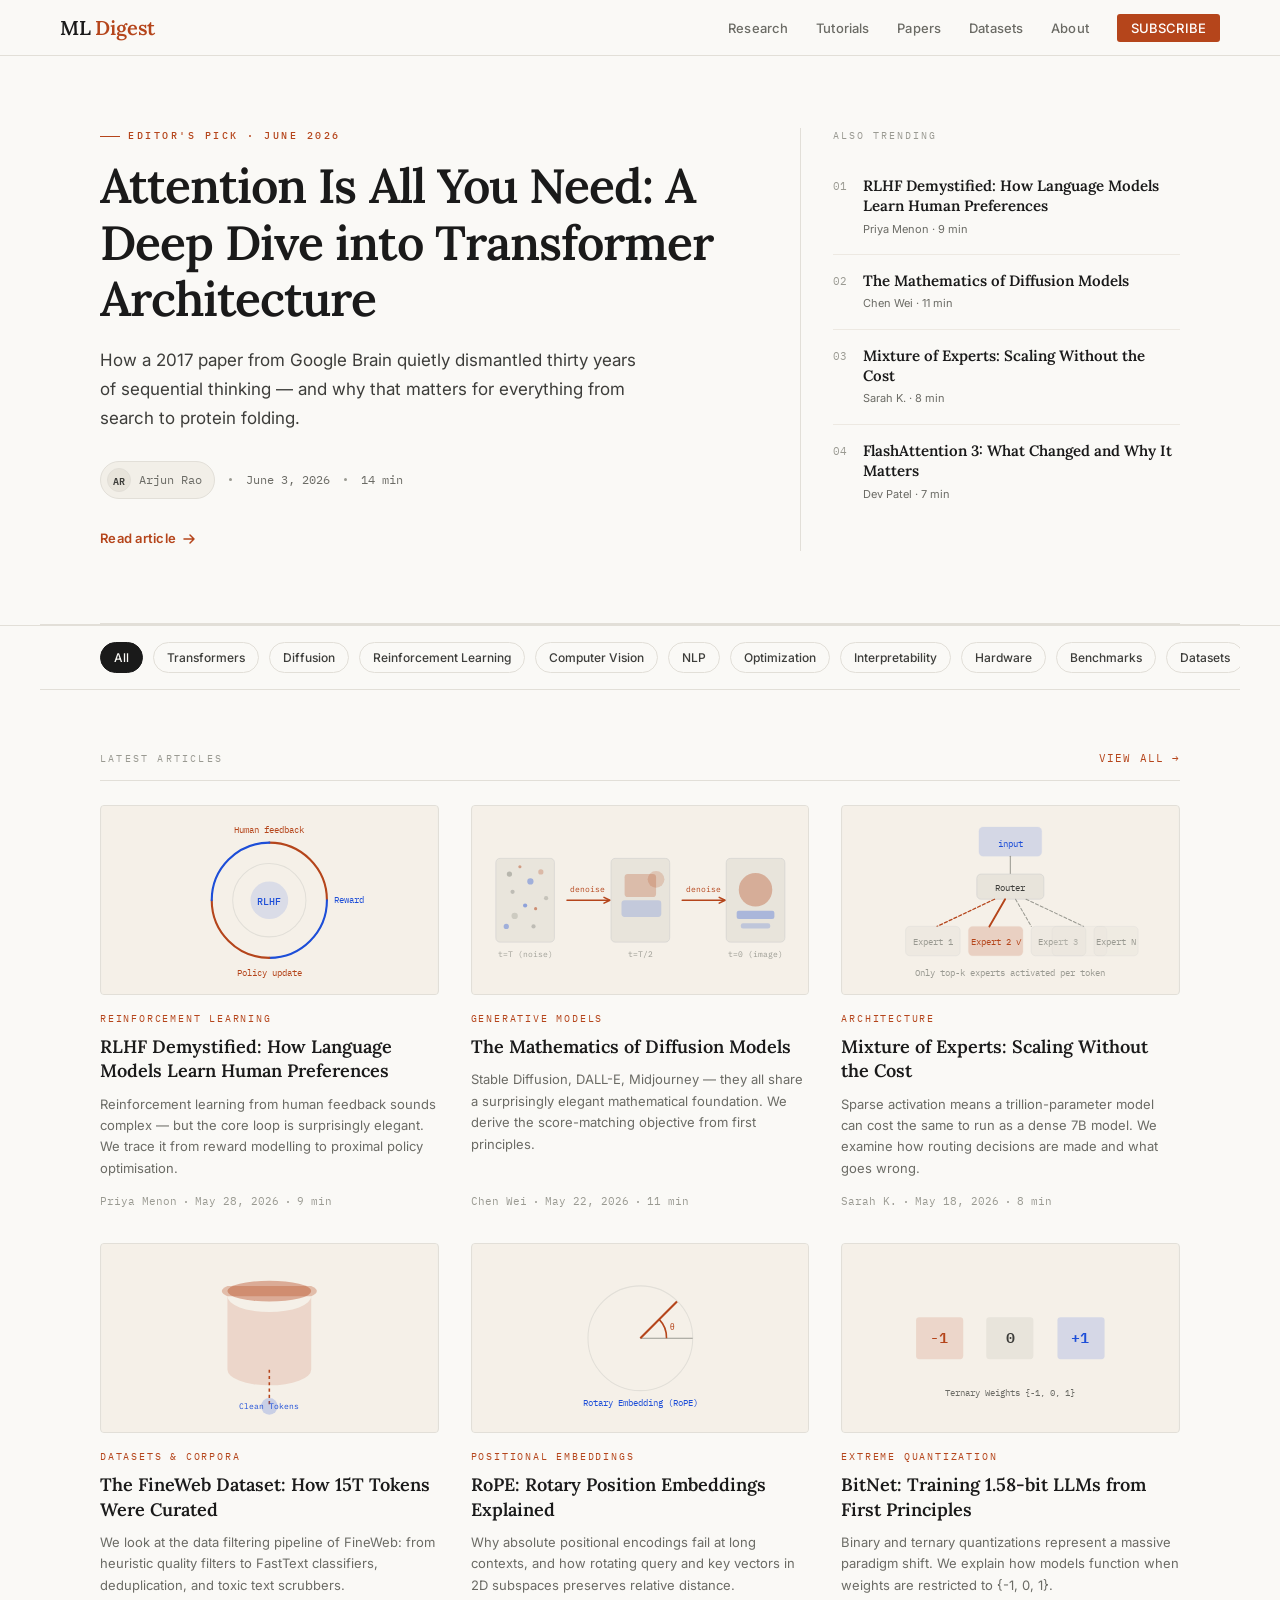
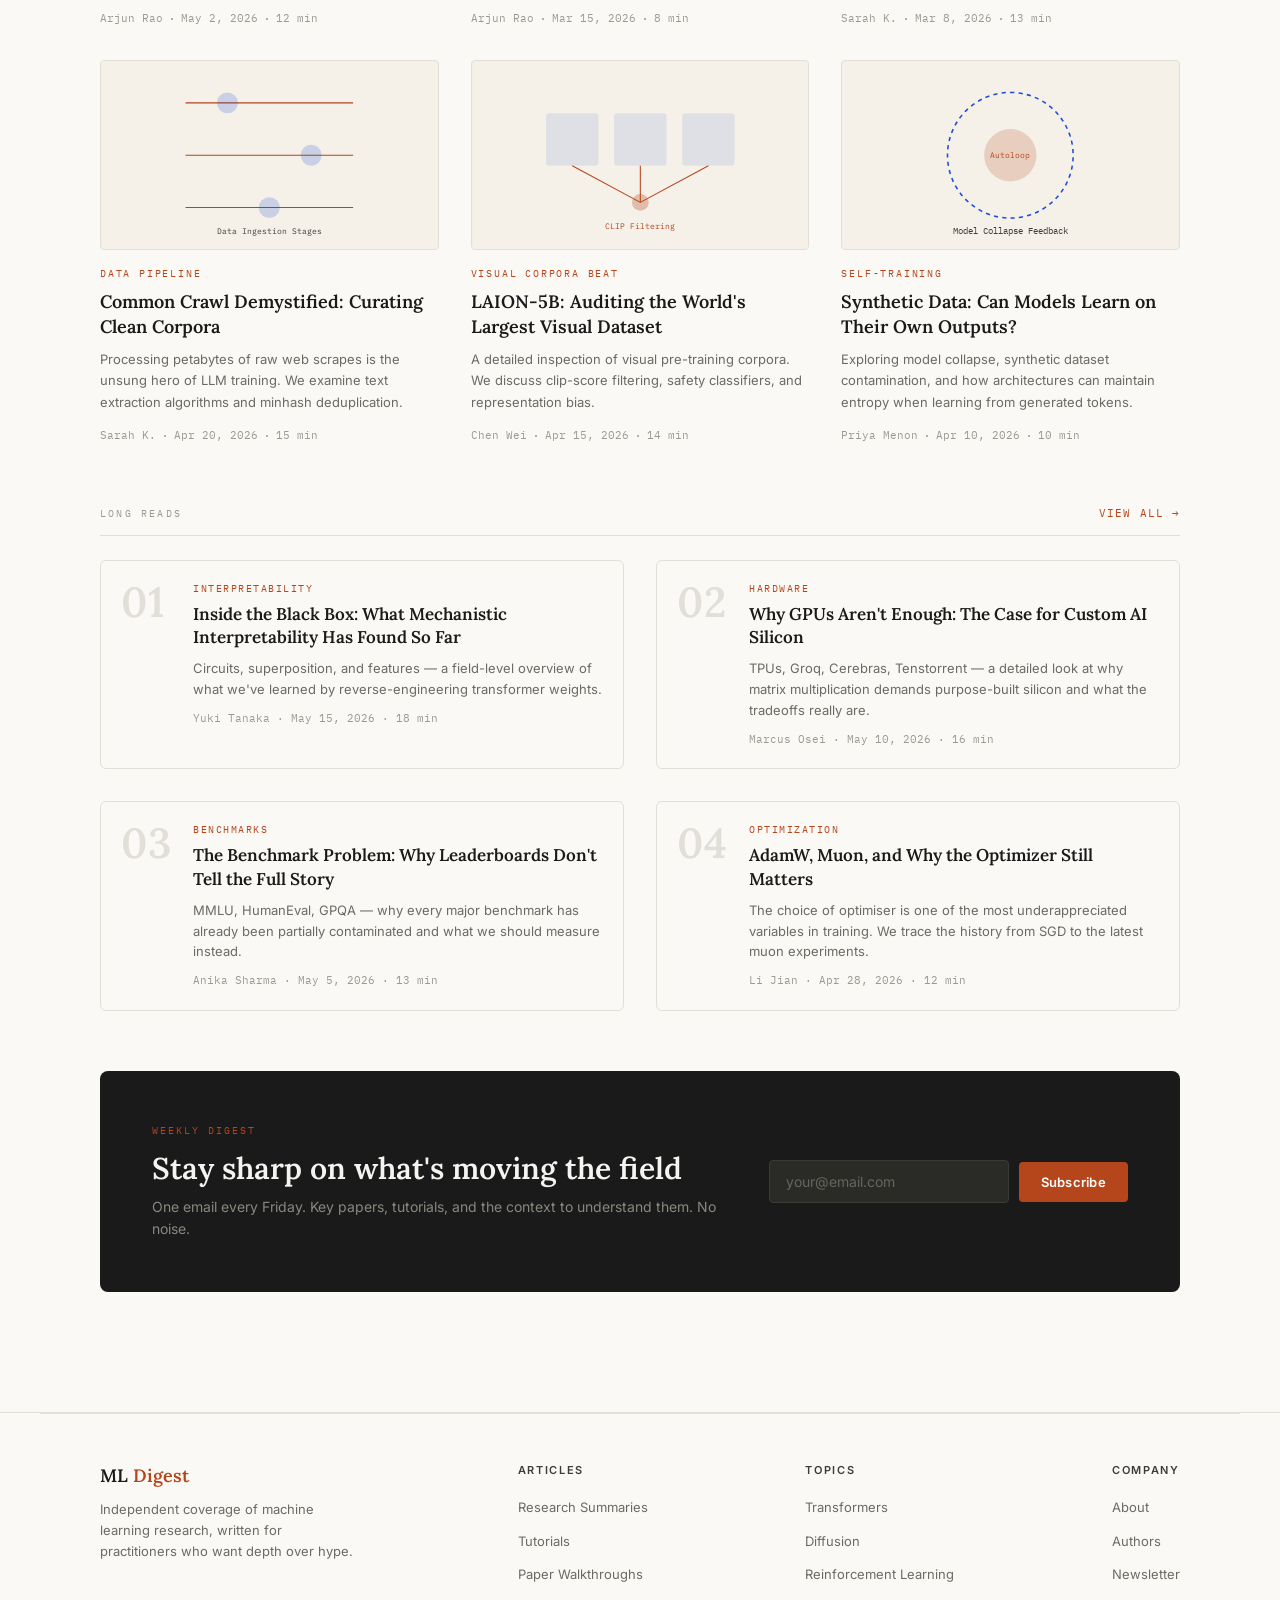
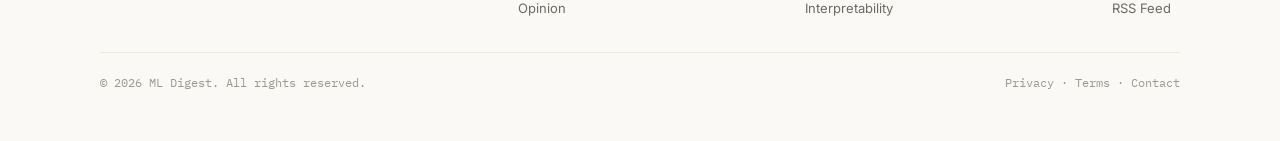
<file: index.html>
<!DOCTYPE html>
<html lang="en">

<head>
    <meta charset="UTF-8">
    <meta name="viewport" content="width=device-width, initial-scale=1.0">
    <title>ML Digest — Machine Learning Research & Tutorials</title>
    <link
        href="https://fonts.googleapis.com/css2?family=Lora:ital,wght@0,400;0,600;1,400&family=Inter:wght@300;400;500;600&family=IBM+Plex+Mono:wght@400;500&display=swap"
        rel="stylesheet">
    <link rel="stylesheet" href="style.css">
</head>

<body>

    <nav>
        <a class="nav-brand" href="index.html">ML <span>Digest</span></a>
        <ul class="nav-links">
            <li><a href="archive.html?tag=Research">Research</a></li>
            <li><a href="archive.html?tag=Tutorials">Tutorials</a></li>
            <li><a href="archive.html?tag=Papers">Papers</a></li>
            <li><a href="archive.html?tag=Datasets">Datasets</a></li>
            <li><a href="about.html">About</a></li>
            <li><a class="nav-sub" href="subscribe.html">Subscribe</a></li>
        </ul>
        <div class="hamburger" id="hamburger-menu" aria-label="Menu">
            <span></span><span></span><span></span>
        </div>
    </nav>

    <!-- Mobile Menu Drawer -->
    <div class="mobile-menu" id="mobile-menu-drawer">
        <ul>
            <li><a href="archive.html?tag=Research">Research</a></li>
            <li><a href="archive.html?tag=Tutorials">Tutorials</a></li>
            <li><a href="archive.html?tag=Papers">Papers</a></li>
            <li><a href="archive.html?tag=Datasets">Datasets</a></li>
            <li><a href="about.html">About</a></li>
            <li><a class="nav-sub" href="subscribe.html">Subscribe</a></li>
        </ul>
    </div>

    <!-- HERO -->
    <div style="border-bottom:1px solid var(--rule)">
        <div class="hero">
            <div class="hero-inner">
                <!-- Lead story -->
                <div>
                    <div class="hero-kicker">Editor's Pick · June 2026</div>
                    <h1>Attention Is All You Need: A Deep Dive into Transformer Architecture</h1>
                    <p class="hero-desc">How a 2017 paper from Google Brain quietly dismantled thirty years of
                        sequential thinking — and why that matters for everything from search to protein folding.
                    </p>
                    <div class="hero-meta">
                        <div class="hero-author-chip">
                            <div class="hac-avatar">AR</div>
                            <span>Arjun Rao</span>
                        </div>
                        <div class="hmeta-dot"></div>
                        <span>June 3, 2026</span>
                        <div class="hmeta-dot"></div>
                        <span>14 min</span>
                    </div>
                    <br>
                    <a class="read-more" href="article-attention.html">Read article
                        <svg width="14" height="14" viewBox="0 0 14 14" fill="none">
                            <path d="M2 7h10M8 3l4 4-4 4" stroke="currentColor" stroke-width="1.5"
                                stroke-linecap="round" stroke-linejoin="round" />
                        </svg>
                    </a>
                </div>
                <!-- Aside -->
                <div class="hero-aside">
                    <div class="aside-label">Also trending</div>
                    <a class="aside-item" href="article-rlhf.html">
                        <span class="aside-num">01</span>
                        <div class="aside-text">
                            <div class="aside-title">RLHF Demystified: How Language Models Learn Human Preferences
                            </div>
                            <div class="aside-meta">Priya Menon · 9 min</div>
                        </div>
                    </a>
                    <a class="aside-item" href="article-diffusion.html">
                        <span class="aside-num">02</span>
                        <div class="aside-text">
                            <div class="aside-title">The Mathematics of Diffusion Models</div>
                            <div class="aside-meta">Chen Wei · 11 min</div>
                        </div>
                    </a>
                    <a class="aside-item" href="article-moe.html">
                        <span class="aside-num">03</span>
                        <div class="aside-text">
                            <div class="aside-title">Mixture of Experts: Scaling Without the Cost</div>
                            <div class="aside-meta">Sarah K. · 8 min</div>
                        </div>
                    </a>
                    <a class="aside-item" href="article-flashattention.html">
                        <span class="aside-num">04</span>
                        <div class="aside-text">
                            <div class="aside-title">FlashAttention 3: What Changed and Why It Matters</div>
                            <div class="aside-meta">Dev Patel · 7 min</div>
                        </div>
                    </a>
                </div>
            </div>
        </div>
    </div>

    <!-- TAG ROW -->
    <div class="tag-row" id="tag-container">
        <a class="tag active" data-tag="all" href="#">All</a>
        <a class="tag" data-tag="transformers" href="#">Transformers</a>
        <a class="tag" data-tag="diffusion" href="#">Diffusion</a>
        <a class="tag" data-tag="rl" href="#">Reinforcement Learning</a>
        <a class="tag" data-tag="cv" href="#">Computer Vision</a>
        <a class="tag" data-tag="nlp" href="#">NLP</a>
        <a class="tag" data-tag="optimization" href="#">Optimization</a>
        <a class="tag" data-tag="interpretability" href="#">Interpretability</a>
        <a class="tag" data-tag="hardware" href="#">Hardware</a>
        <a class="tag" data-tag="benchmarks" href="#">Benchmarks</a>
        <a class="tag" data-tag="datasets" href="#">Datasets</a>
    </div>

    <!-- MAIN -->
    <div class="main-wrap">

        <!-- Latest articles -->
        <div class="section-label">
            <span>Latest Articles</span>
            <a href="archive.html">View all →</a>
        </div>
        <div class="card-grid" id="articles-grid">

            <a class="card" href="article-rlhf.html" data-tags="rl,nlp,tutorials">
                <div class="card-img">
                    <svg class="card-svg" viewBox="0 0 320 180" xmlns="http://www.w3.org/2000/svg">
                        <rect width="320" height="180" fill="#f5f0e8" />
                        <circle cx="160" cy="90" r="55" fill="none" stroke="#e2dfd8" stroke-width="1" />
                        <circle cx="160" cy="90" r="35" fill="none" stroke="#e2dfd8" stroke-width="1" />
                        <!-- reward loop arrows -->
                        <path d="M160 35 A55 55 0 0 1 215 90" fill="none" stroke="#b5451b" stroke-width="2"
                            stroke-linecap="round" />
                        <path d="M215 90 A55 55 0 0 1 160 145" fill="none" stroke="#1d4ed8" stroke-width="2"
                            stroke-linecap="round" />
                        <path d="M160 145 A55 55 0 0 1 105 90" fill="none" stroke="#b5451b" stroke-width="2"
                            stroke-linecap="round" />
                        <path d="M105 90 A55 55 0 0 1 160 35" fill="none" stroke="#1d4ed8" stroke-width="2"
                            stroke-linecap="round" />
                        <circle cx="160" cy="90" r="18" fill="#1d4ed8" opacity=".12" />
                        <text x="160" y="95" text-anchor="middle" font-family="'IBM Plex Mono',monospace" font-size="10"
                            fill="#1d4ed8" font-weight="500">RLHF</text>
                        <text x="160" y="26" text-anchor="middle" font-family="'IBM Plex Mono',monospace" font-size="9"
                            fill="#b5451b">Human feedback</text>
                        <text x="222" y="93" font-family="'IBM Plex Mono',monospace" font-size="9"
                            fill="#1d4ed8">Reward</text>
                        <text x="160" y="162" text-anchor="middle" font-family="'IBM Plex Mono',monospace" font-size="9"
                            fill="#b5451b">Policy update</text>
                    </svg>
                </div>
                <div class="card-kicker">Reinforcement Learning</div>
                <div class="card-title">RLHF Demystified: How Language Models Learn Human Preferences</div>
                <div class="card-desc">Reinforcement learning from human feedback sounds complex — but the core loop
                    is surprisingly elegant. We trace it from reward modelling to proximal policy optimisation.
                </div>
                <div class="card-meta">
                    <span>Priya Menon</span>
                    <div class="card-meta-dot"></div>
                    <span>May 28, 2026</span>
                    <div class="card-meta-dot"></div>
                    <span>9 min</span>
                </div>
            </a>

            <a class="card" href="article-diffusion.html" data-tags="diffusion,cv,papers">
                <div class="card-img">
                    <svg class="card-svg" viewBox="0 0 320 180" xmlns="http://www.w3.org/2000/svg">
                        <rect width="320" height="180" fill="#f5f0e8" />
                        <!-- noise-to-image left to right -->
                        <g opacity="0.9">
                            <rect x="22" y="50" width="56" height="80" rx="4" fill="#e8e4db" stroke="#ccc"
                                stroke-width="0.5" />
                            <!-- noise dots -->
                            <circle cx="35" cy="65" r="2.5" fill="#9a9a92" opacity=".7" />
                            <circle cx="45" cy="58" r="1.5" fill="#b5451b" opacity=".5" />
                            <circle cx="55" cy="72" r="3" fill="#1d4ed8" opacity=".4" />
                            <circle cx="38" cy="82" r="2" fill="#9a9a92" opacity=".6" />
                            <circle cx="65" cy="63" r="2.5" fill="#b5451b" opacity=".3" />
                            <circle cx="50" cy="95" r="2" fill="#1d4ed8" opacity=".5" />
                            <circle cx="40" cy="105" r="3" fill="#9a9a92" opacity=".4" />
                            <circle cx="60" cy="98" r="1.5" fill="#b5451b" opacity=".6" />
                            <circle cx="70" cy="88" r="2" fill="#9a9a92" opacity=".5" />
                            <circle cx="32" cy="115" r="2.5" fill="#1d4ed8" opacity=".4" />
                            <circle cx="58" cy="115" r="2" fill="#9a9a92" opacity=".6" />
                            <text x="50" y="144" text-anchor="middle" font-family="'IBM Plex Mono',monospace"
                                font-size="8" fill="#9a9a92">t=T (noise)</text>
                        </g>
                        <!-- arrow -->
                        <path d="M90 90 L130 90" stroke="#b5451b" stroke-width="1.5" stroke-linecap="round"
                            marker-end="url(#dh)" />
                        <text x="110" y="82" text-anchor="middle" font-family="'IBM Plex Mono',monospace" font-size="8"
                            fill="#b5451b">denoise</text>
                        <!-- mid step -->
                        <rect x="132" y="50" width="56" height="80" rx="4" fill="#e8e4db" stroke="#ccc"
                            stroke-width="0.5" />
                        <rect x="145" y="65" width="30" height="22" rx="3" fill="#b5451b" opacity=".25" />
                        <rect x="142" y="90" width="38" height="16" rx="3" fill="#1d4ed8" opacity=".18" />
                        <circle cx="175" cy="70" r="8" fill="#b5451b" opacity=".2" />
                        <text x="160" y="144" text-anchor="middle" font-family="'IBM Plex Mono',monospace" font-size="8"
                            fill="#9a9a92">t=T/2</text>
                        <!-- arrow -->
                        <path d="M200 90 L240 90" stroke="#b5451b" stroke-width="1.5" stroke-linecap="round"
                            marker-end="url(#dh)" />
                        <text x="220" y="82" text-anchor="middle" font-family="'IBM Plex Mono',monospace" font-size="8"
                            fill="#b5451b">denoise</text>
                        <!-- clean image -->
                        <rect x="242" y="50" width="56" height="80" rx="4" fill="#e8e4db" stroke="#ccc"
                            stroke-width="0.5" />
                        <circle cx="270" cy="80" r="16" fill="#b5451b" opacity=".35" />
                        <rect x="252" y="100" width="36" height="8" rx="2" fill="#1d4ed8" opacity=".3" />
                        <rect x="256" y="112" width="28" height="5" rx="2" fill="#1d4ed8" opacity=".2" />
                        <text x="270" y="144" text-anchor="middle" font-family="'IBM Plex Mono',monospace" font-size="8"
                            fill="#9a9a92">t=0 (image)</text>
                        <defs>
                            <marker id="dh" viewBox="0 0 8 8" refX="6" refY="4" markerWidth="5" markerHeight="5"
                                orient="auto-start-reverse">
                                <path d="M1 1L7 4L1 7" fill="none" stroke="#b5451b" stroke-width="1.5"
                                    stroke-linecap="round" stroke-linejoin="round" />
                            </marker>
                        </defs>
                    </svg>
                </div>
                <div class="card-kicker">Generative Models</div>
                <div class="card-title">The Mathematics of Diffusion Models</div>
                <div class="card-desc">Stable Diffusion, DALL-E, Midjourney — they all share a surprisingly elegant
                    mathematical foundation. We derive the score-matching objective from first principles.</div>
                <div class="card-meta">
                    <span>Chen Wei</span>
                    <div class="card-meta-dot"></div>
                    <span>May 22, 2026</span>
                    <div class="card-meta-dot"></div>
                    <span>11 min</span>
                </div>
            </a>

            <a class="card" href="article-moe.html" data-tags="transformers,optimization,research">
                <div class="card-img">
                    <svg class="card-svg" viewBox="0 0 320 180" xmlns="http://www.w3.org/2000/svg">
                        <rect width="320" height="180" fill="#f5f0e8" />
                        <!-- MoE diagram -->
                        <!-- input token -->
                        <rect x="130" y="20" width="60" height="28" rx="4" fill="#1d4ed8" opacity=".15" stroke="#1d4ed8"
                            stroke-width="0.5" stroke-opacity=".4" />
                        <text x="160" y="39" text-anchor="middle" font-family="'IBM Plex Mono',monospace" font-size="9"
                            fill="#1d4ed8">input</text>
                        <!-- router -->
                        <path d="M160 48 L160 65" stroke="#9a9a92" stroke-width="1" stroke-linecap="round" />
                        <rect x="128" y="65" width="64" height="24" rx="4" fill="#e8e4db" stroke="#ccc"
                            stroke-width="0.5" />
                        <text x="160" y="81" text-anchor="middle" font-family="'IBM Plex Mono',monospace" font-size="9"
                            fill="#3d3d3a">Router</text>
                        <!-- fan out -->
                        <path d="M145 89 L90 115" stroke="#b5451b" stroke-width="1.2" stroke-linecap="round"
                            stroke-dasharray="3 2" />
                        <path d="M155 89 L140 115" stroke="#b5451b" stroke-width="1.8" stroke-linecap="round" />
                        <path d="M165 89 L180 115" stroke="#9a9a92" stroke-width="1" stroke-linecap="round"
                            stroke-dasharray="3 2" />
                        <path d="M175 89 L230 115" stroke="#9a9a92" stroke-width="1" stroke-linecap="round"
                            stroke-dasharray="3 2" />
                        <!-- experts -->
                        <rect x="60" y="115" width="52" height="28" rx="4" fill="#e8e4db" stroke="#ccc"
                            stroke-width="0.5" opacity=".5" />
                        <text x="86" y="133" text-anchor="middle" font-family="'IBM Plex Mono',monospace"
                            font-size="8.5" fill="#9a9a92">Expert 1</text>
                        <rect x="120" y="115" width="52" height="28" rx="4" fill="#b5451b" opacity=".18"
                            stroke="#b5451b" stroke-width="0.5" stroke-opacity=".5" />
                        <text x="146" y="133" text-anchor="middle" font-family="'IBM Plex Mono',monospace"
                            font-size="8.5" fill="#b5451b">Expert 2 ✓</text>
                        <rect x="180" y="115" width="52" height="28" rx="4" fill="#e8e4db" stroke="#ccc"
                            stroke-width="0.5" opacity=".5" />
                        <text x="206" y="133" text-anchor="middle" font-family="'IBM Plex Mono',monospace"
                            font-size="8.5" fill="#9a9a92">Expert 3</text>
                        <rect x="200" y="115" width="52" height="28" rx="4" fill="#e8e4db" stroke="#ccc"
                            stroke-width="0.5" opacity=".3" x="240" />
                        <rect x="240" y="115" width="42" height="28" rx="4" fill="#e8e4db" stroke="#ccc"
                            stroke-width="0.5" opacity=".4" />
                        <text x="261" y="133" text-anchor="middle" font-family="'IBM Plex Mono',monospace"
                            font-size="8.5" fill="#9a9a92">Expert N</text>
                        <text x="160" y="162" text-anchor="middle" font-family="'IBM Plex Mono',monospace"
                            font-size="8.5" fill="#9a9a92">Only top-k experts activated per token</text>
                    </svg>
                </div>
                <div class="card-kicker">Architecture</div>
                <div class="card-title">Mixture of Experts: Scaling Without the Cost</div>
                <div class="card-desc">Sparse activation means a trillion-parameter model can cost the same to run
                    as a dense 7B model. We examine how routing decisions are made and what goes wrong.</div>
                <div class="card-meta">
                    <span>Sarah K.</span>
                    <div class="card-meta-dot"></div>
                    <span>May 18, 2026</span>
                    <div class="card-meta-dot"></div>
                    <span>8 min</span>
                </div>
            </a>

            <!-- FineWeb Card -->
            <div class="card" data-tags="nlp,benchmarks,datasets,research">
                <div class="card-img">
                    <svg class="card-svg" viewBox="0 0 320 180" xmlns="http://www.w3.org/2000/svg">
                        <rect width="320" height="180" fill="#f5f0e8" />
                        <path d="M120 40 L200 40 A40 10 0 0 1 200 50 L120 50 A40 10 0 0 1 120 40 Z" fill="#b5451b" opacity=".3"/>
                        <path d="M120 50 L120 120 A40 15 0 0 0 200 120 L200 50 A40 15 0 0 1 120 50 Z" fill="#b5451b" opacity=".15"/>
                        <ellipse cx="160" cy="45" rx="40" ry="10" fill="#b5451b" opacity=".4"/>
                        <line x1="160" y1="120" x2="160" y2="155" stroke="#b5451b" stroke-width="1.5" stroke-dasharray="3 3"/>
                        <circle cx="160" cy="155" r="8" fill="#1d4ed8" opacity=".2"/>
                        <text x="160" y="158" text-anchor="middle" font-family="'IBM Plex Mono',monospace" font-size="8" fill="#1d4ed8">Clean Tokens</text>
                    </svg>
                </div>
                <div class="card-kicker">Datasets & Corpora</div>
                <div class="card-title">The FineWeb Dataset: How 15T Tokens Were Curated</div>
                <div class="card-desc">We look at the data filtering pipeline of FineWeb: from heuristic quality filters to FastText classifiers, deduplication, and toxic text scrubbers.</div>
                <div class="card-meta">
                    <span>Arjun Rao</span>
                    <div class="card-meta-dot"></div>
                    <span>May 2, 2026</span>
                    <div class="card-meta-dot"></div>
                    <span>12 min</span>
                </div>
            </div>

            <!-- RoPE Card -->
            <div class="card" data-tags="transformers,nlp,tutorials">
                <div class="card-img">
                    <svg class="card-svg" viewBox="0 0 320 180" xmlns="http://www.w3.org/2000/svg">
                        <rect width="320" height="180" fill="#f5f0e8" />
                        <circle cx="160" cy="90" r="50" fill="none" stroke="#e2dfd8" stroke-width="1"/>
                        <line x1="160" y1="90" x2="210" y2="90" stroke="#9a9a92" stroke-width="1"/>
                        <line x1="160" y1="90" x2="195" y2="55" stroke="#b5451b" stroke-width="2"/>
                        <path d="M185 90 A25 25 0 0 0 178 72" fill="none" stroke="#b5451b" stroke-width="1.5"/>
                        <text x="188" y="82" font-family="'IBM Plex Mono',monospace" font-size="8" fill="#b5451b">θ</text>
                        <text x="160" y="155" text-anchor="middle" font-family="'IBM Plex Mono',monospace" font-size="9" fill="#1d4ed8">Rotary Embedding (RoPE)</text>
                    </svg>
                </div>
                <div class="card-kicker">Positional Embeddings</div>
                <div class="card-title">RoPE: Rotary Position Embeddings Explained</div>
                <div class="card-desc">Why absolute positional encodings fail at long contexts, and how rotating query and key vectors in 2D subspaces preserves relative distance.</div>
                <div class="card-meta">
                    <span>Arjun Rao</span>
                    <div class="card-meta-dot"></div>
                    <span>Mar 15, 2026</span>
                    <div class="card-meta-dot"></div>
                    <span>8 min</span>
                </div>
            </div>

            <!-- BitNet Card -->
            <div class="card" data-tags="hardware,optimization,research,tutorials">
                <div class="card-img">
                    <svg class="card-svg" viewBox="0 0 320 180" xmlns="http://www.w3.org/2000/svg">
                        <rect width="320" height="180" fill="#f5f0e8" />
                        <rect x="70" y="70" width="45" height="40" rx="3" fill="#b5451b" opacity=".15"/>
                        <text x="92" y="95" text-anchor="middle" font-family="'IBM Plex Mono',monospace" font-size="14" fill="#b5451b" font-weight="600">-1</text>
                        <rect x="137" y="70" width="45" height="40" rx="3" fill="#e8e4db"/>
                        <text x="160" y="95" text-anchor="middle" font-family="'IBM Plex Mono',monospace" font-size="14" fill="#3d3d3a" font-weight="600">0</text>
                        <rect x="205" y="70" width="45" height="40" rx="3" fill="#1d4ed8" opacity=".15"/>
                        <text x="227" y="95" text-anchor="middle" font-family="'IBM Plex Mono',monospace" font-size="14" fill="#1d4ed8" font-weight="600">+1</text>
                        <text x="160" y="145" text-anchor="middle" font-family="'IBM Plex Mono',monospace" font-size="9" fill="#6b6b65">Ternary Weights {-1, 0, 1}</text>
                    </svg>
                </div>
                <div class="card-kicker">Extreme Quantization</div>
                <div class="card-title">BitNet: Training 1.58-bit LLMs from First Principles</div>
                <div class="card-desc">Binary and ternary quantizations represent a massive paradigm shift. We explain how models function when weights are restricted to {-1, 0, 1}.</div>
                <div class="card-meta">
                    <span>Sarah K.</span>
                    <div class="card-meta-dot"></div>
                    <span>Mar 8, 2026</span>
                    <div class="card-meta-dot"></div>
                    <span>13 min</span>
                </div>
            </div>

            <!-- Common Crawl Card -->
            <div class="card" data-tags="nlp,optimization,datasets,tutorials">
                <div class="card-img">
                    <svg class="card-svg" viewBox="0 0 320 180" xmlns="http://www.w3.org/2000/svg">
                        <rect width="320" height="180" fill="#f5f0e8" />
                        <line x1="80" y1="40" x2="240" y2="40" stroke="#b5451b" stroke-width="1"/>
                        <line x1="80" y1="90" x2="240" y2="90" stroke="#b5451b" stroke-width="1"/>
                        <line x1="80" y1="140" x2="240" y2="140" stroke="#b5451b" stroke-width="1"/>
                        <circle cx="120" cy="40" r="10" fill="#1d4ed8" opacity=".2"/>
                        <circle cx="200" cy="90" r="10" fill="#1d4ed8" opacity=".2"/>
                        <circle cx="160" cy="140" r="10" fill="#1d4ed8" opacity=".2"/>
                        <text x="160" y="165" text-anchor="middle" font-family="'IBM Plex Mono',monospace" font-size="8" fill="#3d3d3a">Data Ingestion Stages</text>
                    </svg>
                </div>
                <div class="card-kicker">Data Pipeline</div>
                <div class="card-title">Common Crawl Demystified: Curating Clean Corpora</div>
                <div class="card-desc">Processing petabytes of raw web scrapes is the unsung hero of LLM training. We examine text extraction algorithms and minhash deduplication.</div>
                <div class="card-meta">
                    <span>Sarah K.</span>
                    <div class="card-meta-dot"></div>
                    <span>Apr 20, 2026</span>
                    <div class="card-meta-dot"></div>
                    <span>15 min</span>
                </div>
            </div>

            <!-- LAION-5B Card -->
            <div class="card" data-tags="cv,diffusion,datasets,papers">
                <div class="card-img">
                    <svg class="card-svg" viewBox="0 0 320 180" xmlns="http://www.w3.org/2000/svg">
                        <rect width="320" height="180" fill="#f5f0e8" />
                        <rect x="70" y="50" width="50" height="50" rx="3" fill="#1d4ed8" opacity=".1"/>
                        <rect x="135" y="50" width="50" height="50" rx="3" fill="#1d4ed8" opacity=".1"/>
                        <rect x="200" y="50" width="50" height="50" rx="3" fill="#1d4ed8" opacity=".1"/>
                        <line x1="95" y1="100" x2="160" y2="135" stroke="#b5451b" stroke-width="1"/>
                        <line x1="160" y1="100" x2="160" y2="135" stroke="#b5451b" stroke-width="1"/>
                        <line x1="225" y1="100" x2="160" y2="135" stroke="#b5451b" stroke-width="1"/>
                        <circle cx="160" cy="135" r="8" fill="#b5451b" opacity=".3"/>
                        <text x="160" y="160" text-anchor="middle" font-family="'IBM Plex Mono',monospace" font-size="8" fill="#b5451b">CLIP Filtering</text>
                    </svg>
                </div>
                <div class="card-kicker">Visual Corpora Beat</div>
                <div class="card-title">LAION-5B: Auditing the World's Largest Visual Dataset</div>
                <div class="card-desc">A detailed inspection of visual pre-training corpora. We discuss clip-score filtering, safety classifiers, and representation bias.</div>
                <div class="card-meta">
                    <span>Chen Wei</span>
                    <div class="card-meta-dot"></div>
                    <span>Apr 15, 2026</span>
                    <div class="card-meta-dot"></div>
                    <span>14 min</span>
                </div>
            </div>

            <!-- Synthetic Data Card -->
            <div class="card" data-tags="optimization,transformers,datasets,research">
                <div class="card-img">
                    <svg class="card-svg" viewBox="0 0 320 180" xmlns="http://www.w3.org/2000/svg">
                        <rect width="320" height="180" fill="#f5f0e8" />
                        <path d="M160 30 A60 60 0 0 1 220 90 A60 60 0 0 1 160 150 A60 60 0 0 1 100 90 A60 60 0 0 1 160 30 Z" fill="none" stroke="#1d4ed8" stroke-width="1.5" stroke-dasharray="4 4"/>
                        <circle cx="160" cy="90" r="25" fill="#b5451b" opacity=".2"/>
                        <text x="160" y="93" text-anchor="middle" font-family="'IBM Plex Mono',monospace" font-size="8" fill="#b5451b">Autoloop</text>
                        <text x="160" y="165" text-anchor="middle" font-family="'IBM Plex Mono',monospace" font-size="9" fill="#3d3d3a">Model Collapse Feedback</text>
                    </svg>
                </div>
                <div class="card-kicker">Self-Training</div>
                <div class="card-title">Synthetic Data: Can Models Learn on Their Own Outputs?</div>
                <div class="card-desc">Exploring model collapse, synthetic dataset contamination, and how architectures can maintain entropy when learning from generated tokens.</div>
                <div class="card-meta">
                    <span>Priya Menon</span>
                    <div class="card-meta-dot"></div>
                    <span>Apr 10, 2026</span>
                    <div class="card-meta-dot"></div>
                    <span>10 min</span>
                </div>
            </div>

        </div>

        <!-- Featured / long reads -->
        <div class="section-label">
            <span>Long Reads</span>
            <a href="archive.html">View all →</a>
        </div>
        <div class="featured-row" id="long-reads-grid">
            <a class="feat-card" href="article-mechanistic.html" data-tags="interpretability,papers">
                <div class="feat-num">01</div>
                <div class="feat-body">
                    <div class="feat-kicker">Interpretability</div>
                    <div class="feat-title">Inside the Black Box: What Mechanistic Interpretability Has Found So Far
                    </div>
                    <div class="feat-desc">Circuits, superposition, and features — a field-level overview of what
                        we've learned by reverse-engineering transformer weights.</div>
                    <div class="feat-meta">Yuki Tanaka · May 15, 2026 · 18 min</div>
                </div>
            </a>
            <a class="feat-card" href="article-custom-silicon.html" data-tags="hardware,research">
                <div class="feat-num">02</div>
                <div class="feat-body">
                    <div class="feat-kicker">Hardware</div>
                    <div class="feat-title">Why GPUs Aren't Enough: The Case for Custom AI Silicon</div>
                    <div class="feat-desc">TPUs, Groq, Cerebras, Tenstorrent — a detailed look at why matrix
                        multiplication demands purpose-built silicon and what the tradeoffs really are.</div>
                    <div class="feat-meta">Marcus Osei · May 10, 2026 · 16 min</div>
                </div>
            </a>
            <a class="feat-card" href="article-benchmark-problem.html" data-tags="benchmarks,research">
                <div class="feat-num">03</div>
                <div class="feat-body">
                    <div class="feat-kicker">Benchmarks</div>
                    <div class="feat-title">The Benchmark Problem: Why Leaderboards Don't Tell the Full Story</div>
                    <div class="feat-desc">MMLU, HumanEval, GPQA — why every major benchmark has already been
                        partially contaminated and what we should measure instead.</div>
                    <div class="feat-meta">Anika Sharma · May 5, 2026 · 13 min</div>
                </div>
            </a>
            <a class="feat-card" href="article-optimizers.html" data-tags="optimization,tutorials">
                <div class="feat-num">04</div>
                <div class="feat-body">
                    <div class="feat-kicker">Optimization</div>
                    <div class="feat-title">AdamW, Muon, and Why the Optimizer Still Matters</div>
                    <div class="feat-desc">The choice of optimiser is one of the most underappreciated variables in
                        training. We trace the history from SGD to the latest muon experiments.</div>
                    <div class="feat-meta">Li Jian · Apr 28, 2026 · 12 min</div>
                </div>
            </a>
        </div>

        <!-- Newsletter -->
        <div class="newsletter">
            <div class="nl-left">
                <div class="nl-tag">Weekly digest</div>
                <div class="nl-title">Stay sharp on what's moving the field</div>
                <div class="nl-sub">One email every Friday. Key papers, tutorials, and the context to understand
                    them. No noise.</div>
            </div>
            <div class="nl-form">
                <input class="nl-input" id="nl-email-input" type="email" placeholder="your@email.com">
                <button class="nl-btn" id="nl-subscribe-btn">Subscribe</button>
            </div>
        </div>


    </div><!-- /main-wrap -->

    <div style="border-top:1px solid var(--rule)">
        <footer>
            <div class="footer-inner">
                <div>
                    <div class="footer-brand">ML <span>Digest</span></div>
                    <div class="footer-desc">Independent coverage of machine learning research, written for
                        practitioners who want depth over hype.</div>
                </div>
                <div class="footer-col">
                    <h4>Articles</h4>
                    <ul>
                        <li><a href="archive.html?tag=Research">Research Summaries</a></li>
                        <li><a href="archive.html?tag=Tutorials">Tutorials</a></li>
                        <li><a href="archive.html?tag=Papers">Paper Walkthroughs</a></li>
                        <li><a href="archive.html?tag=Opinion">Opinion</a></li>
                    </ul>
                </div>
                <div class="footer-col">
                    <h4>Topics</h4>
                    <ul>
                        <li><a href="index.html?tag=Transformers">Transformers</a></li>
                        <li><a href="index.html?tag=Diffusion">Diffusion</a></li>
                        <li><a href="index.html?tag=Reinforcement%20Learning">Reinforcement Learning</a></li>
                        <li><a href="index.html?tag=Interpretability">Interpretability</a></li>
                    </ul>
                </div>
                <div class="footer-col">
                    <h4>Company</h4>
                    <ul>
                        <li><a href="about.html">About</a></li>
                        <li><a href="about.html#team">Authors</a></li>
                        <li><a href="subscribe.html">Newsletter</a></li>
                        <li><a href="#">RSS Feed</a></li>
                    </ul>
                </div>
            </div>
            <div class="footer-bottom">
                <span>© 2026 ML Digest. All rights reserved.</span>
                <span>Privacy · Terms · Contact</span>
            </div>
        </footer>
    </div>

    <!-- Client-side Scripts -->
    <script>
        // --- Hamburger Menu Logic ---
        const hamburger = document.getElementById('hamburger-menu');
        const mobileMenu = document.getElementById('mobile-menu-drawer');
        
        hamburger.addEventListener('click', () => {
            hamburger.classList.toggle('open');
            if (mobileMenu.style.display === 'block') {
                mobileMenu.style.display = 'none';
            } else {
                mobileMenu.style.display = 'block';
            }
        });

        // Close mobile menu on click outside
        document.addEventListener('click', (e) => {
            if (!hamburger.contains(e.target) && !mobileMenu.contains(e.target)) {
                hamburger.classList.remove('open');
                mobileMenu.style.display = 'none';
            }
        });

        // --- Tag Filtering Logic ---
        const tags = document.querySelectorAll('#tag-container .tag');
        const cards = document.querySelectorAll('#articles-grid .card');
        const featCards = document.querySelectorAll('#long-reads-grid .feat-card');

        function filterByTag(selectedTag) {
            tags.forEach(t => {
                if (t.getAttribute('data-tag') === selectedTag) {
                    t.classList.add('active');
                } else {
                    t.classList.remove('active');
                }
            });

            // Filter latest cards
            cards.forEach(card => {
                const cardTags = card.getAttribute('data-tags').split(',');
                if (selectedTag === 'all' || cardTags.includes(selectedTag)) {
                    card.style.display = 'flex';
                } else {
                    card.style.display = 'none';
                }
            });

            // Filter featured cards
            featCards.forEach(card => {
                const cardTags = card.getAttribute('data-tags').split(',');
                if (selectedTag === 'all' || cardTags.includes(selectedTag)) {
                    card.style.display = 'flex';
                } else {
                    card.style.display = 'none';
                }
            });
        }

        tags.forEach(tag => {
            tag.addEventListener('click', (e) => {
                e.preventDefault();
                const selectedTag = tag.getAttribute('data-tag');
                filterByTag(selectedTag);
                
                // Update URL parameter without reloading
                const url = new URL(window.location);
                if (selectedTag === 'all') {
                    url.searchParams.delete('tag');
                } else {
                    url.searchParams.set('tag', selectedTag);
                }
                window.history.pushState({}, '', url);
            });
        });

        // Check for tag in URL on load
        window.addEventListener('DOMContentLoaded', () => {
            const params = new URLSearchParams(window.location.search);
            const urlTag = params.get('tag');
            if (urlTag) {
                // Map full-name tags to short codes
                const tagMapping = {
                    'transformers': 'transformers',
                    'diffusion': 'diffusion',
                    'reinforcement learning': 'rl',
                    'reinforcement%20learning': 'rl',
                    'computer vision': 'cv',
                    'computer%20vision': 'cv',
                    'nlp': 'nlp',
                    'optimization': 'optimization',
                    'interpretability': 'interpretability',
                    'hardware': 'hardware',
                    'benchmarks': 'benchmarks',
                    'datasets': 'datasets'
                };
                
                const normalized = urlTag.toLowerCase();
                const mappedCode = tagMapping[normalized] || normalized;
                
                // Find matching tag element and trigger click logic
                const matchedTagElement = Array.from(tags).find(t => t.getAttribute('data-tag') === mappedCode || t.textContent.toLowerCase() === normalized);
                if (matchedTagElement) {
                    filterByTag(matchedTagElement.getAttribute('data-tag'));
                }
            }
        });

        // --- Newsletter Form Validation ---
        const nlInput = document.getElementById('nl-email-input');
        const nlBtn = document.getElementById('nl-subscribe-btn');

        nlBtn.addEventListener('click', (e) => {
            e.preventDefault();
            const email = nlInput.value.trim();
            if (!email) {
                alert('Please enter your email address.');
                return;
            }
            if (!/\S+@\S+\.\S+/.test(email)) {
                alert('Please enter a valid email address.');
                return;
            }
            nlBtn.textContent = '✓ Subscribed';
            nlBtn.style.background = 'var(--success)';
            nlInput.value = '';
            nlInput.disabled = true;
        });
    </script>
</body>

</html>
</file>
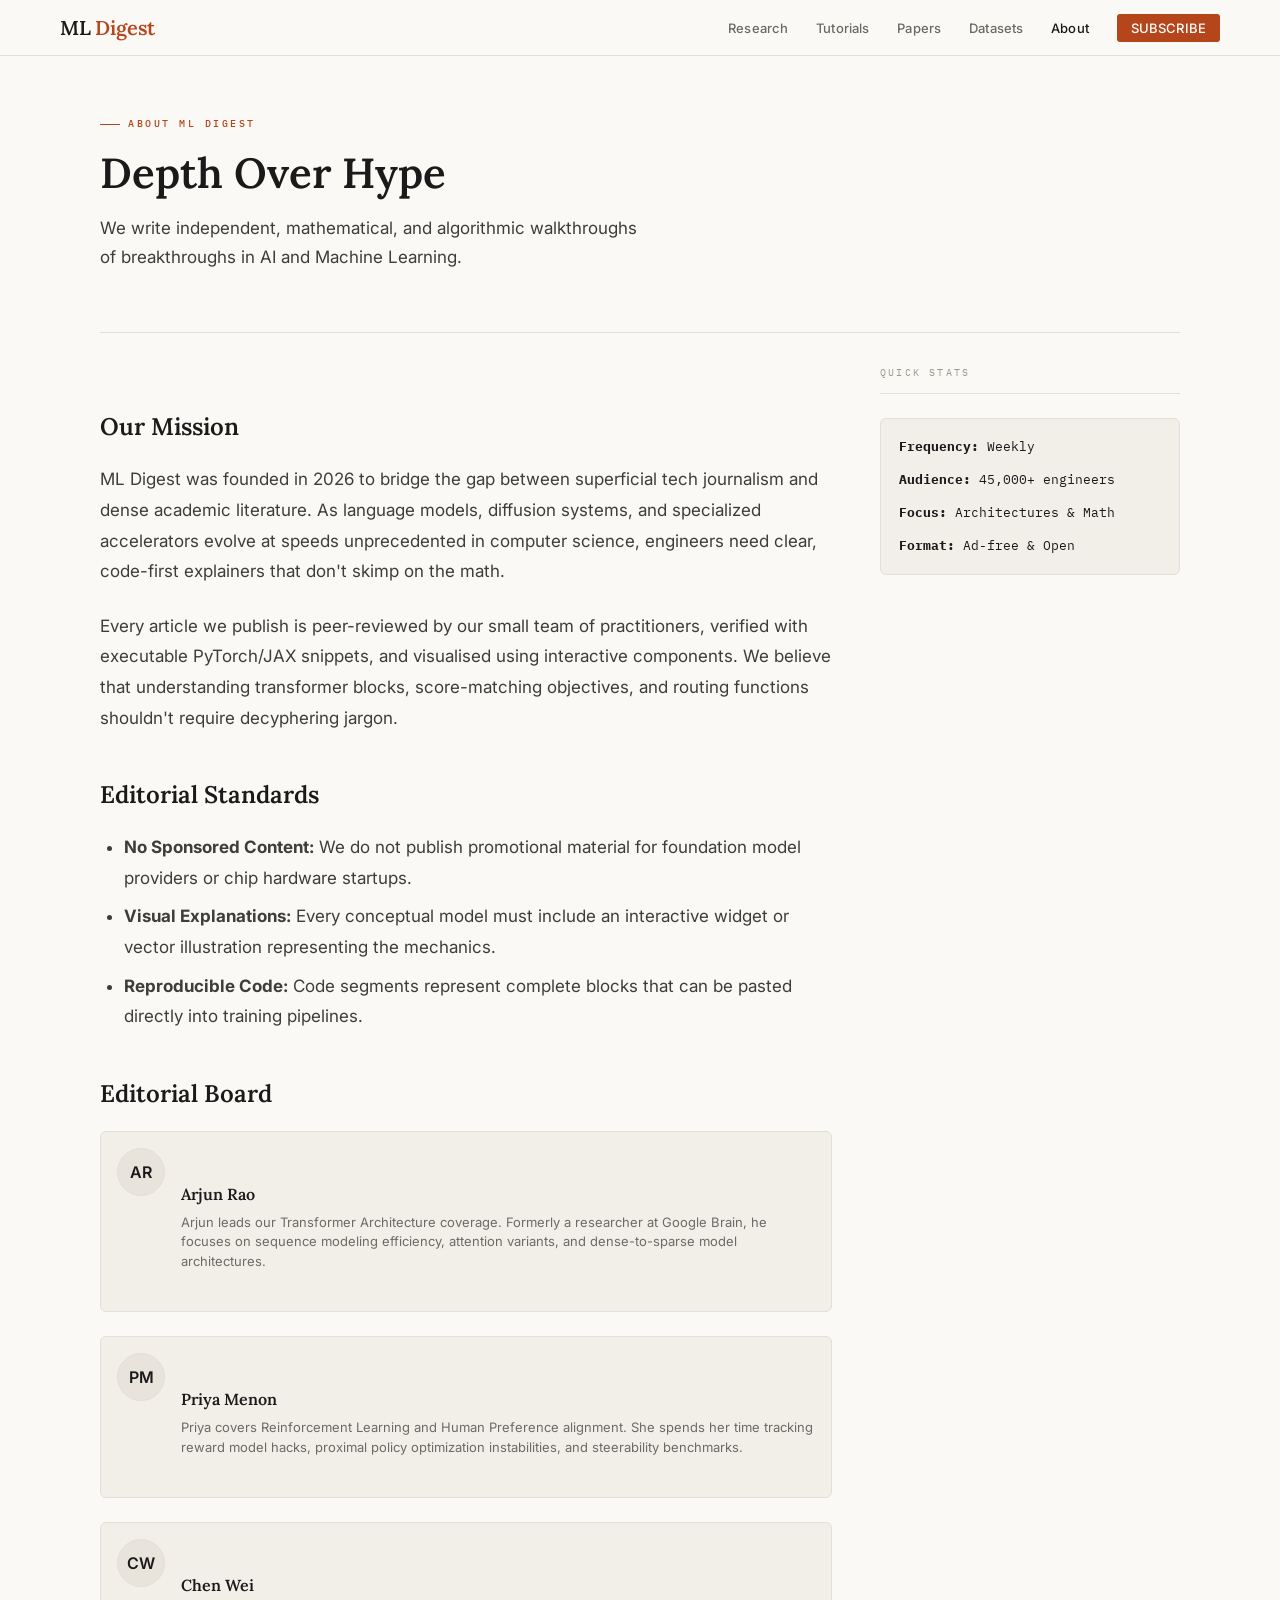
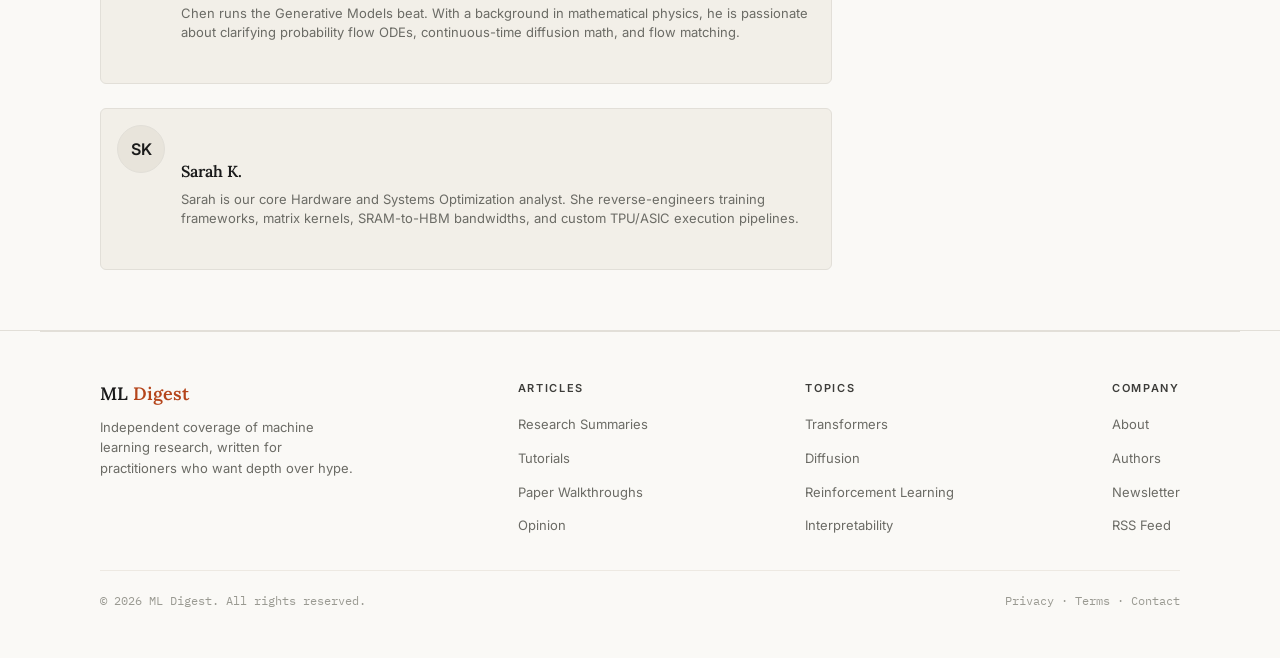
<file: about.html>
<!DOCTYPE html>
<html lang="en">

<head>
    <meta charset="UTF-8">
    <meta name="viewport" content="width=device-width, initial-scale=1.0">
    <title>About — ML Digest</title>
    <link
        href="https://fonts.googleapis.com/css2?family=Lora:ital,wght@0,400;0,600;1,400&family=Inter:wght@300;400;500;600&family=IBM+Plex+Mono:wght@400;500&display=swap"
        rel="stylesheet">
    <link rel="stylesheet" href="style.css">
</head>

<body>

    <nav>
        <a class="nav-brand" href="index.html">ML <span>Digest</span></a>
        <ul class="nav-links">
            <li><a href="archive.html?tag=Research">Research</a></li>
            <li><a href="archive.html?tag=Tutorials">Tutorials</a></li>
            <li><a href="archive.html?tag=Papers">Papers</a></li>
            <li><a href="archive.html?tag=Datasets">Datasets</a></li>
            <li><a class="active" href="about.html">About</a></li>
            <li><a class="nav-sub" href="subscribe.html">Subscribe</a></li>
        </ul>
        <div class="hamburger" id="hamburger-menu" aria-label="Menu">
            <span></span><span></span><span></span>
        </div>
    </nav>

    <!-- Mobile Menu Drawer -->
    <div class="mobile-menu" id="mobile-menu-drawer">
        <ul>
            <li><a href="archive.html?tag=Research">Research</a></li>
            <li><a href="archive.html?tag=Tutorials">Tutorials</a></li>
            <li><a href="archive.html?tag=Papers">Papers</a></li>
            <li><a href="archive.html?tag=Datasets">Datasets</a></li>
            <li><a class="active" href="about.html">About</a></li>
            <li><a class="nav-sub" href="subscribe.html">Subscribe</a></li>
        </ul>
    </div>

    <!-- MAIN CONTENT -->
    <div class="main-wrap">
        <div class="article-header">
            <div class="hero-kicker">About ML Digest</div>
            <h1>Depth Over Hype</h1>
            <p class="hero-desc">We write independent, mathematical, and algorithmic walkthroughs of breakthroughs in AI and Machine Learning.</p>
        </div>

        <div class="about-grid">
            <div class="article-body">
                <h2>Our Mission</h2>
                <p>
                    ML Digest was founded in 2026 to bridge the gap between superficial tech journalism and dense academic literature. As language models, diffusion systems, and specialized accelerators evolve at speeds unprecedented in computer science, engineers need clear, code-first explainers that don't skimp on the math.
                </p>
                <p>
                    Every article we publish is peer-reviewed by our small team of practitioners, verified with executable PyTorch/JAX snippets, and visualised using interactive components. We believe that understanding transformer blocks, score-matching objectives, and routing functions shouldn't require decyphering jargon.
                </p>

                <h2>Editorial Standards</h2>
                <ul>
                    <li><strong>No Sponsored Content:</strong> We do not publish promotional material for foundation model providers or chip hardware startups.</li>
                    <li><strong>Visual Explanations:</strong> Every conceptual model must include an interactive widget or vector illustration representing the mechanics.</li>
                    <li><strong>Reproducible Code:</strong> Code segments represent complete blocks that can be pasted directly into training pipelines.</li>
                </ul>

                <h2 id="team">Editorial Board</h2>
                <div class="about-team">
                    <div class="team-member">
                        <div class="team-avatar">AR</div>
                        <div class="team-info">
                            <h3>Arjun Rao</h3>
                            <p>Arjun leads our Transformer Architecture coverage. Formerly a researcher at Google Brain, he focuses on sequence modeling efficiency, attention variants, and dense-to-sparse model architectures.</p>
                        </div>
                    </div>
                    <div class="team-member">
                        <div class="team-avatar">PM</div>
                        <div class="team-info">
                            <h3>Priya Menon</h3>
                            <p>Priya covers Reinforcement Learning and Human Preference alignment. She spends her time tracking reward model hacks, proximal policy optimization instabilities, and steerability benchmarks.</p>
                        </div>
                    </div>
                    <div class="team-member">
                        <div class="team-avatar">CW</div>
                        <div class="team-info">
                            <h3>Chen Wei</h3>
                            <p>Chen runs the Generative Models beat. With a background in mathematical physics, he is passionate about clarifying probability flow ODEs, continuous-time diffusion math, and flow matching.</p>
                        </div>
                    </div>
                    <div class="team-member">
                        <div class="team-avatar">SK</div>
                        <div class="team-info">
                            <h3>Sarah K.</h3>
                            <p>Sarah is our core Hardware and Systems Optimization analyst. She reverse-engineers training frameworks, matrix kernels, SRAM-to-HBM bandwidths, and custom TPU/ASIC execution pipelines.</p>
                        </div>
                    </div>
                </div>
            </div>

            <!-- Sidebar -->
            <div>
                <div class="section-label"><span>Quick Stats</span></div>
                <div style="font-family: var(--mono); font-size: 13px; display: flex; flex-direction: column; gap: 12px; background: var(--bg2); padding: 18px; border: 1px solid var(--rule); border-radius: 6px;">
                    <div><strong>Frequency:</strong> Weekly</div>
                    <div><strong>Audience:</strong> 45,000+ engineers</div>
                    <div><strong>Focus:</strong> Architectures & Math</div>
                    <div><strong>Format:</strong> Ad-free & Open</div>
                </div>
            </div>
        </div>
    </div>

    <!-- FOOTER -->
    <div style="border-top:1px solid var(--rule)">
        <footer>
            <div class="footer-inner">
                <div>
                    <div class="footer-brand">ML <span>Digest</span></div>
                    <div class="footer-desc">Independent coverage of machine learning research, written for practitioners who want depth over hype.</div>
                </div>
                <div class="footer-col">
                    <h4>Articles</h4>
                    <ul>
                        <li><a href="archive.html?tag=Research">Research Summaries</a></li>
                        <li><a href="archive.html?tag=Tutorials">Tutorials</a></li>
                        <li><a href="archive.html?tag=Papers">Paper Walkthroughs</a></li>
                        <li><a href="archive.html?tag=Opinion">Opinion</a></li>
                    </ul>
                </div>
                <div class="footer-col">
                    <h4>Topics</h4>
                    <ul>
                        <li><a href="index.html?tag=Transformers">Transformers</a></li>
                        <li><a href="index.html?tag=Diffusion">Diffusion</a></li>
                        <li><a href="index.html?tag=Reinforcement%20Learning">Reinforcement Learning</a></li>
                        <li><a href="index.html?tag=Interpretability">Interpretability</a></li>
                    </ul>
                </div>
                <div class="footer-col">
                    <h4>Company</h4>
                    <ul>
                        <li><a href="about.html">About</a></li>
                        <li><a href="about.html#team">Authors</a></li>
                        <li><a href="subscribe.html">Newsletter</a></li>
                        <li><a href="#">RSS Feed</a></li>
                    </ul>
                </div>
            </div>
            <div class="footer-bottom">
                <span>© 2026 ML Digest. All rights reserved.</span>
                <span>Privacy · Terms · Contact</span>
            </div>
        </footer>
    </div>

    <!-- Navigation Drawer Script -->
    <script>
        const hamburger = document.getElementById('hamburger-menu');
        const mobileMenu = document.getElementById('mobile-menu-drawer');
        
        hamburger.addEventListener('click', () => {
            hamburger.classList.toggle('open');
            if (mobileMenu.style.display === 'block') {
                mobileMenu.style.display = 'none';
            } else {
                mobileMenu.style.display = 'block';
            }
        });
    </script>
</body>

</html>
</file>
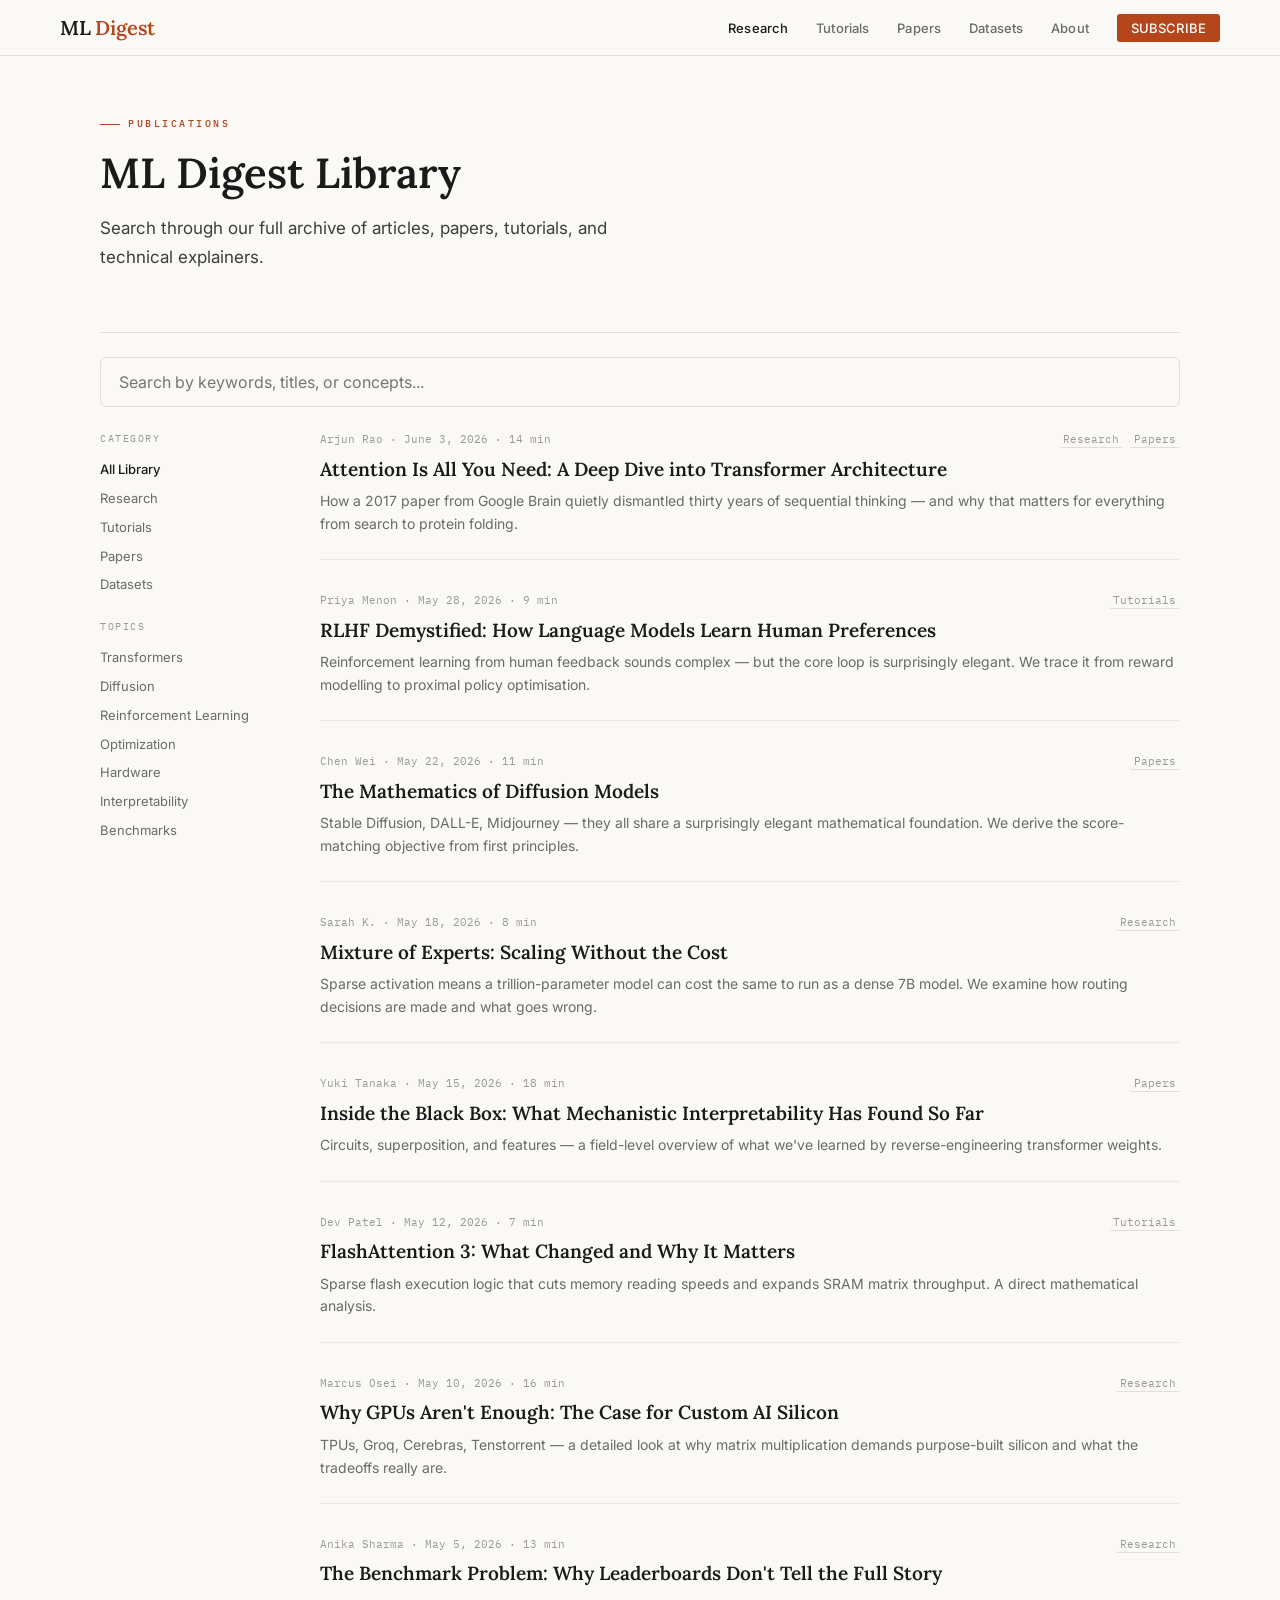
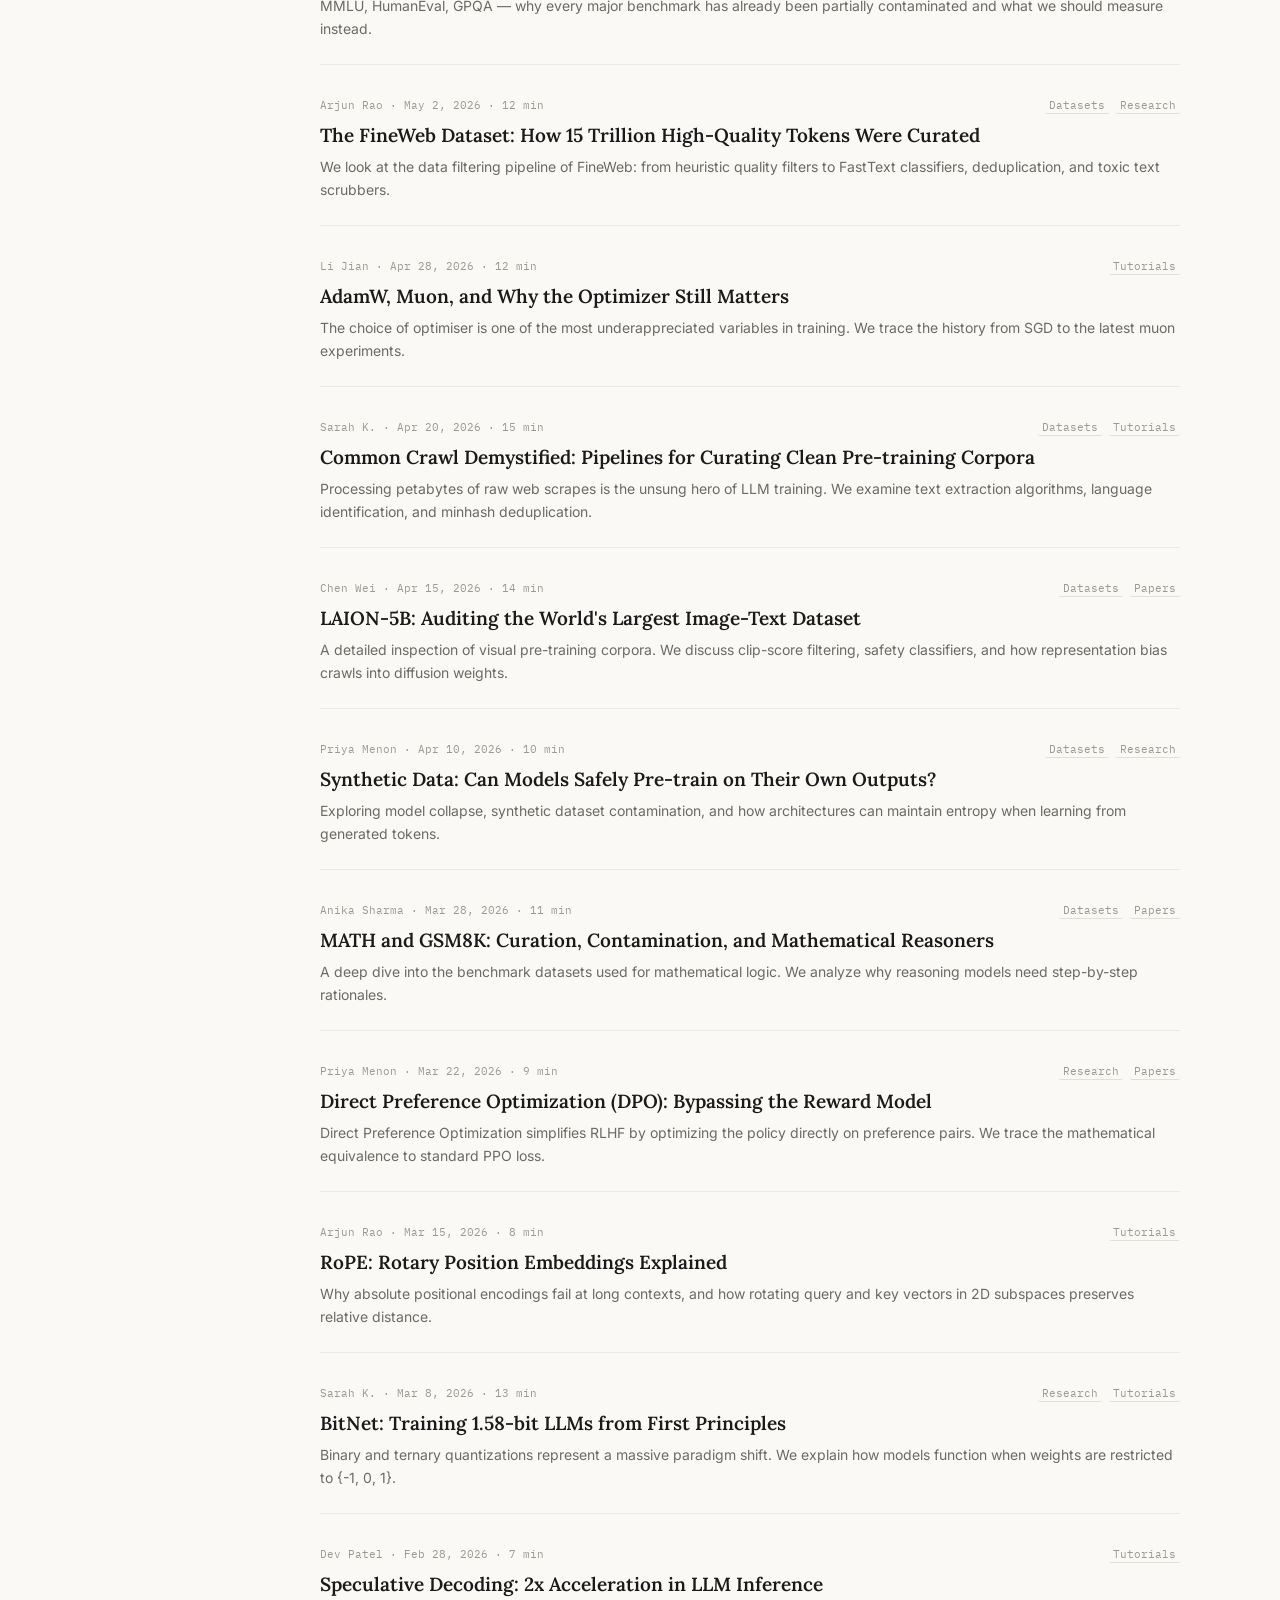
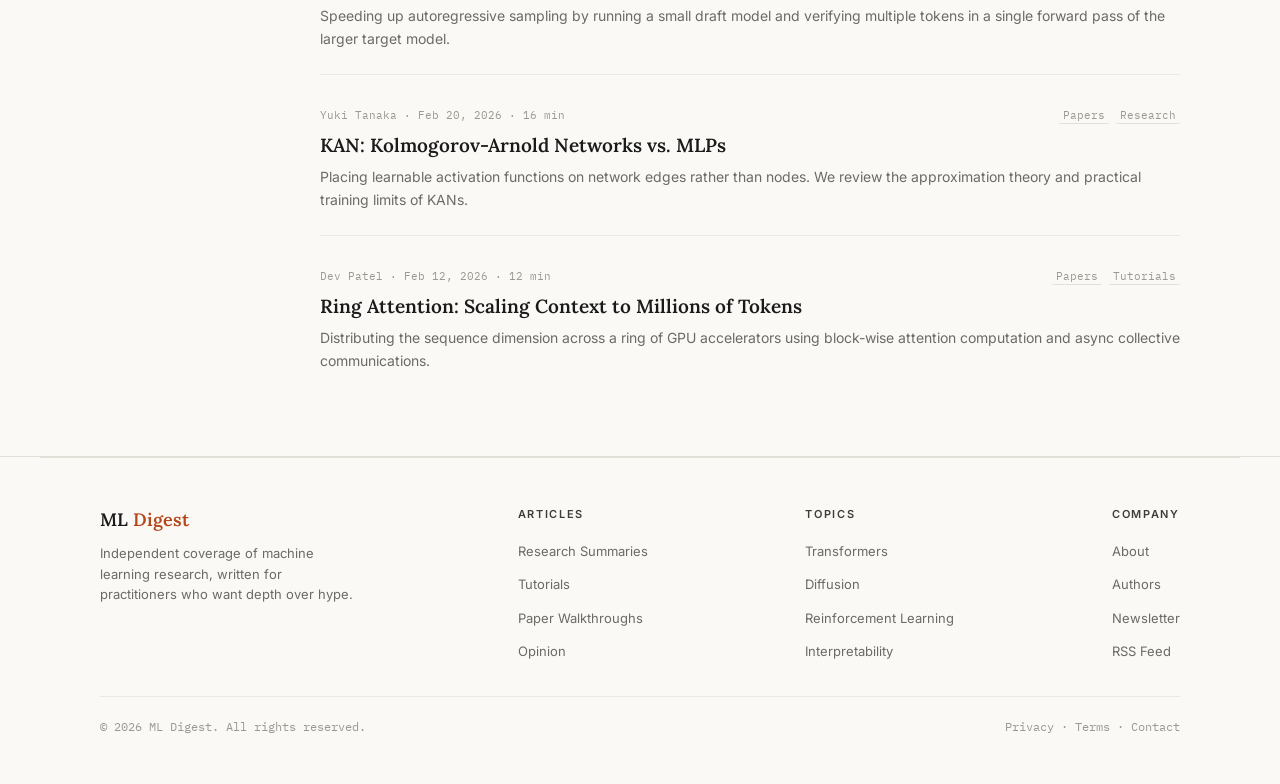
<file: archive.html>
<!DOCTYPE html>
<html lang="en">

<head>
    <meta charset="UTF-8">
    <meta name="viewport" content="width=device-width, initial-scale=1.0">
    <title>Archive — ML Digest</title>
    <link
        href="https://fonts.googleapis.com/css2?family=Lora:ital,wght@0,400;0,600;1,400&family=Inter:wght@300;400;500;600&family=IBM+Plex+Mono:wght@400;500&display=swap"
        rel="stylesheet">
    <link rel="stylesheet" href="style.css">
    <style>
        .archive-grid {
            display: grid;
            grid-template-columns: 180px 1fr;
            gap: 40px;
        }
        .filter-sidebar {
            display: flex;
            flex-direction: column;
            gap: 24px;
        }
        .filter-group-title {
            font-family: var(--mono);
            font-size: 10px;
            letter-spacing: 0.15em;
            text-transform: uppercase;
            color: var(--ink4);
            margin-bottom: 12px;
        }
        .filter-list {
            list-style: none;
            display: flex;
            flex-direction: column;
            gap: 8px;
        }
        .filter-link {
            font-size: 13px;
            color: var(--ink3);
            text-decoration: none;
            cursor: pointer;
            transition: color 0.15s;
            display: block;
        }
        .filter-link:hover, .filter-link.active {
            color: var(--ink);
            font-weight: 500;
        }
        .results-list {
            display: flex;
            flex-direction: column;
            gap: 32px;
        }
        .archive-item {
            border-bottom: 1px solid var(--rule2);
            padding-bottom: 24px;
            display: flex;
            flex-direction: column;
            gap: 8px;
        }
        .archive-item:last-child {
            border-bottom: none;
        }
        .archive-item-meta {
            font-family: var(--mono);
            font-size: 11px;
            color: var(--ink4);
            display: flex;
            gap: 12px;
            align-items: center;
        }
        .archive-item-title {
            font-family: var(--serif);
            font-size: 19px;
            font-weight: 600;
            color: var(--ink);
            text-decoration: none;
            line-height: 1.35;
        }
        .archive-item-title:hover {
            color: var(--accent);
        }
        .archive-item-desc {
            font-size: 14px;
            color: var(--ink3);
            line-height: 1.6;
        }
    </style>
</head>

<body>

    <nav>
        <a class="nav-brand" href="index.html">ML <span>Digest</span></a>
        <ul class="nav-links">
            <li><a class="active" href="archive.html?tag=Research">Research</a></li>
            <li><a href="archive.html?tag=Tutorials">Tutorials</a></li>
            <li><a href="archive.html?tag=Papers">Papers</a></li>
            <li><a href="archive.html?tag=Datasets">Datasets</a></li>
            <li><a href="about.html">About</a></li>
            <li><a class="nav-sub" href="subscribe.html">Subscribe</a></li>
        </ul>
        <div class="hamburger" id="hamburger-menu" aria-label="Menu">
            <span></span><span></span><span></span>
        </div>
    </nav>

    <!-- Mobile Menu Drawer -->
    <div class="mobile-menu" id="mobile-menu-drawer">
        <ul>
            <li><a href="archive.html?tag=Research">Research</a></li>
            <li><a href="archive.html?tag=Tutorials">Tutorials</a></li>
            <li><a href="archive.html?tag=Papers">Papers</a></li>
            <li><a href="archive.html?tag=Datasets">Datasets</a></li>
            <li><a href="about.html">About</a></li>
            <li><a class="nav-sub" href="subscribe.html">Subscribe</a></li>
        </ul>
    </div>

    <!-- MAIN CONTENT -->
    <div class="main-wrap">
        <div class="article-header" style="margin-bottom: 24px;">
            <div class="hero-kicker">Publications</div>
            <h1>ML Digest Library</h1>
            <p class="hero-desc">Search through our full archive of articles, papers, tutorials, and technical explainers.</p>
        </div>

        <input type="text" id="archive-search" class="search-box" placeholder="Search by keywords, titles, or concepts...">

        <div class="archive-grid">
            <!-- Sidebar filters -->
            <div class="filter-sidebar">
                <div>
                    <div class="filter-group-title">Category</div>
                    <ul class="filter-list" id="category-filters">
                        <li><a class="filter-link active" data-filter="all">All Library</a></li>
                        <li><a class="filter-link" data-filter="Research">Research</a></li>
                        <li><a class="filter-link" data-filter="Tutorials">Tutorials</a></li>
                        <li><a class="filter-link" data-filter="Papers">Papers</a></li>
                        <li><a class="filter-link" data-filter="Datasets">Datasets</a></li>
                    </ul>
                </div>

                <div>
                    <div class="filter-group-title">Topics</div>
                    <ul class="filter-list" id="topic-filters">
                        <li><a class="filter-link" data-filter="Transformers">Transformers</a></li>
                        <li><a class="filter-link" data-filter="Diffusion">Diffusion</a></li>
                        <li><a class="filter-link" data-filter="Reinforcement Learning">Reinforcement Learning</a></li>
                        <li><a class="filter-link" data-filter="Optimization">Optimization</a></li>
                        <li><a class="filter-link" data-filter="Hardware">Hardware</a></li>
                        <li><a class="filter-link" data-filter="Interpretability">Interpretability</a></li>
                        <li><a class="filter-link" data-filter="Benchmarks">Benchmarks</a></li>
                    </ul>
                </div>
            </div>

            <!-- Results -->
            <div class="results-list" id="results-container">
                <!-- Articles are loaded dynamically via JS -->
            </div>
        </div>
    </div>

    <!-- FOOTER -->
    <div style="border-top:1px solid var(--rule)">
        <footer>
            <div class="footer-inner">
                <div>
                    <div class="footer-brand">ML <span>Digest</span></div>
                    <div class="footer-desc">Independent coverage of machine learning research, written for practitioners who want depth over hype.</div>
                </div>
                <div class="footer-col">
                    <h4>Articles</h4>
                    <ul>
                        <li><a href="archive.html?tag=Research">Research Summaries</a></li>
                        <li><a href="archive.html?tag=Tutorials">Tutorials</a></li>
                        <li><a href="archive.html?tag=Papers">Paper Walkthroughs</a></li>
                        <li><a href="archive.html?tag=Opinion">Opinion</a></li>
                    </ul>
                </div>
                <div class="footer-col">
                    <h4>Topics</h4>
                    <ul>
                        <li><a href="index.html?tag=Transformers">Transformers</a></li>
                        <li><a href="index.html?tag=Diffusion">Diffusion</a></li>
                        <li><a href="index.html?tag=Reinforcement%20Learning">Reinforcement Learning</a></li>
                        <li><a href="index.html?tag=Interpretability">Interpretability</a></li>
                    </ul>
                </div>
                <div class="footer-col">
                    <h4>Company</h4>
                    <ul>
                        <li><a href="about.html">About</a></li>
                        <li><a href="about.html#team">Authors</a></li>
                        <li><a href="subscribe.html">Newsletter</a></li>
                        <li><a href="#">RSS Feed</a></li>
                    </ul>
                </div>
            </div>
            <div class="footer-bottom">
                <span>© 2026 ML Digest. All rights reserved.</span>
                <span>Privacy · Terms · Contact</span>
            </div>
        </footer>
    </div>

    <!-- Script Drawer and Filtering Logic -->
    <script>
        const hamburger = document.getElementById('hamburger-menu');
        const mobileMenu = document.getElementById('mobile-menu-drawer');
        
        hamburger.addEventListener('click', () => {
            hamburger.classList.toggle('open');
            if (mobileMenu.style.display === 'block') {
                mobileMenu.style.display = 'none';
            } else {
                mobileMenu.style.display = 'block';
            }
        });

        // --- Articles Database ---
        const articles = [
            {
                title: "Attention Is All You Need: A Deep Dive into Transformer Architecture",
                url: "article-attention.html",
                desc: "How a 2017 paper from Google Brain quietly dismantled thirty years of sequential thinking — and why that matters for everything from search to protein folding.",
                author: "Arjun Rao",
                date: "June 3, 2026",
                readTime: "14 min",
                categories: ["Research", "Papers"],
                topics: ["Transformers", "NLP"]
            },
            {
                title: "RLHF Demystified: How Language Models Learn Human Preferences",
                url: "article-rlhf.html",
                desc: "Reinforcement learning from human feedback sounds complex — but the core loop is surprisingly elegant. We trace it from reward modelling to proximal policy optimisation.",
                author: "Priya Menon",
                date: "May 28, 2026",
                readTime: "9 min",
                categories: ["Tutorials"],
                topics: ["Reinforcement Learning", "NLP"]
            },
            {
                title: "The Mathematics of Diffusion Models",
                url: "article-diffusion.html",
                desc: "Stable Diffusion, DALL-E, Midjourney — they all share a surprisingly elegant mathematical foundation. We derive the score-matching objective from first principles.",
                author: "Chen Wei",
                date: "May 22, 2026",
                readTime: "11 min",
                categories: ["Papers"],
                topics: ["Diffusion", "Computer Vision"]
            },
            {
                title: "Mixture of Experts: Scaling Without the Cost",
                url: "article-moe.html",
                desc: "Sparse activation means a trillion-parameter model can cost the same to run as a dense 7B model. We examine how routing decisions are made and what goes wrong.",
                author: "Sarah K.",
                date: "May 18, 2026",
                readTime: "8 min",
                categories: ["Research"],
                topics: ["Transformers", "Optimization"]
            },
            {
                title: "Inside the Black Box: What Mechanistic Interpretability Has Found So Far",
                url: "article-mechanistic.html",
                desc: "Circuits, superposition, and features — a field-level overview of what we've learned by reverse-engineering transformer weights.",
                author: "Yuki Tanaka",
                date: "May 15, 2026",
                readTime: "18 min",
                categories: ["Papers"],
                topics: ["Interpretability"]
            },
            {
                title: "FlashAttention 3: What Changed and Why It Matters",
                url: "article-flashattention.html",
                desc: "Sparse flash execution logic that cuts memory reading speeds and expands SRAM matrix throughput. A direct mathematical analysis.",
                author: "Dev Patel",
                date: "May 12, 2026",
                readTime: "7 min",
                categories: ["Tutorials"],
                topics: ["Hardware", "Optimization"]
            },
            {
                title: "Why GPUs Aren't Enough: The Case for Custom AI Silicon",
                url: "article-custom-silicon.html",
                desc: "TPUs, Groq, Cerebras, Tenstorrent — a detailed look at why matrix multiplication demands purpose-built silicon and what the tradeoffs really are.",
                author: "Marcus Osei",
                date: "May 10, 2026",
                readTime: "16 min",
                categories: ["Research"],
                topics: ["Hardware"]
            },
            {
                title: "The Benchmark Problem: Why Leaderboards Don't Tell the Full Story",
                url: "article-benchmark-problem.html",
                desc: "MMLU, HumanEval, GPQA — why every major benchmark has already been partially contaminated and what we should measure instead.",
                author: "Anika Sharma",
                date: "May 5, 2026",
                readTime: "13 min",
                categories: ["Research"],
                topics: ["Benchmarks"]
            },
            {
                title: "The FineWeb Dataset: How 15 Trillion High-Quality Tokens Were Curated",
                url: "#",
                desc: "We look at the data filtering pipeline of FineWeb: from heuristic quality filters to FastText classifiers, deduplication, and toxic text scrubbers.",
                author: "Arjun Rao",
                date: "May 2, 2026",
                readTime: "12 min",
                categories: ["Datasets", "Research"],
                topics: ["NLP", "Benchmarks"]
            },
            {
                title: "AdamW, Muon, and Why the Optimizer Still Matters",
                url: "article-optimizers.html",
                desc: "The choice of optimiser is one of the most underappreciated variables in training. We trace the history from SGD to the latest muon experiments.",
                author: "Li Jian",
                date: "Apr 28, 2026",
                readTime: "12 min",
                categories: ["Tutorials"],
                topics: ["Optimization"]
            },
            {
                title: "Common Crawl Demystified: Pipelines for Curating Clean Pre-training Corpora",
                url: "#",
                desc: "Processing petabytes of raw web scrapes is the unsung hero of LLM training. We examine text extraction algorithms, language identification, and minhash deduplication.",
                author: "Sarah K.",
                date: "Apr 20, 2026",
                readTime: "15 min",
                categories: ["Datasets", "Tutorials"],
                topics: ["NLP", "Optimization"]
            },
            {
                title: "LAION-5B: Auditing the World's Largest Image-Text Dataset",
                url: "#",
                desc: "A detailed inspection of visual pre-training corpora. We discuss clip-score filtering, safety classifiers, and how representation bias crawls into diffusion weights.",
                author: "Chen Wei",
                date: "Apr 15, 2026",
                readTime: "14 min",
                categories: ["Datasets", "Papers"],
                topics: ["Computer Vision", "Diffusion"]
            },
            {
                title: "Synthetic Data: Can Models Safely Pre-train on Their Own Outputs?",
                url: "#",
                desc: "Exploring model collapse, synthetic dataset contamination, and how architectures can maintain entropy when learning from generated tokens.",
                author: "Priya Menon",
                date: "Apr 10, 2026",
                readTime: "10 min",
                categories: ["Datasets", "Research"],
                topics: ["Optimization", "Transformers"]
            },
            {
                title: "MATH and GSM8K: Curation, Contamination, and Mathematical Reasoners",
                url: "#",
                desc: "A deep dive into the benchmark datasets used for mathematical logic. We analyze why reasoning models need step-by-step rationales.",
                author: "Anika Sharma",
                date: "Mar 28, 2026",
                readTime: "11 min",
                categories: ["Datasets", "Papers"],
                topics: ["Benchmarks", "NLP"]
            },
            {
                title: "Direct Preference Optimization (DPO): Bypassing the Reward Model",
                url: "#",
                desc: "Direct Preference Optimization simplifies RLHF by optimizing the policy directly on preference pairs. We trace the mathematical equivalence to standard PPO loss.",
                author: "Priya Menon",
                date: "Mar 22, 2026",
                readTime: "9 min",
                categories: ["Research", "Papers"],
                topics: ["Reinforcement Learning", "NLP"]
            },
            {
                title: "RoPE: Rotary Position Embeddings Explained",
                url: "#",
                desc: "Why absolute positional encodings fail at long contexts, and how rotating query and key vectors in 2D subspaces preserves relative distance.",
                author: "Arjun Rao",
                date: "Mar 15, 2026",
                readTime: "8 min",
                categories: ["Tutorials"],
                topics: ["Transformers", "NLP"]
            },
            {
                title: "BitNet: Training 1.58-bit LLMs from First Principles",
                url: "#",
                desc: "Binary and ternary quantizations represent a massive paradigm shift. We explain how models function when weights are restricted to {-1, 0, 1}.",
                author: "Sarah K.",
                date: "Mar 8, 2026",
                readTime: "13 min",
                categories: ["Research", "Tutorials"],
                topics: ["Hardware", "Optimization"]
            },
            {
                title: "Speculative Decoding: 2x Acceleration in LLM Inference",
                url: "#",
                desc: "Speeding up autoregressive sampling by running a small draft model and verifying multiple tokens in a single forward pass of the larger target model.",
                author: "Dev Patel",
                date: "Feb 28, 2026",
                readTime: "7 min",
                categories: ["Tutorials"],
                topics: ["Optimization", "Hardware"]
            },
            {
                title: "KAN: Kolmogorov-Arnold Networks vs. MLPs",
                url: "#",
                desc: "Placing learnable activation functions on network edges rather than nodes. We review the approximation theory and practical training limits of KANs.",
                author: "Yuki Tanaka",
                date: "Feb 20, 2026",
                readTime: "16 min",
                categories: ["Papers", "Research"],
                topics: ["Optimization", "Interpretability"]
            },
            {
                title: "Ring Attention: Scaling Context to Millions of Tokens",
                url: "#",
                desc: "Distributing the sequence dimension across a ring of GPU accelerators using block-wise attention computation and async collective communications.",
                author: "Dev Patel",
                date: "Feb 12, 2026",
                readTime: "12 min",
                categories: ["Papers", "Tutorials"],
                topics: ["Hardware", "Optimization"]
            }
        ];

        let activeCategory = 'all';
        let activeTopic = null;
        let searchQuery = '';

        const resultsContainer = document.getElementById('results-container');
        const searchInput = document.getElementById('archive-search');

        function renderArticles() {
            resultsContainer.innerHTML = '';
            
            const filtered = articles.filter(art => {
                // Category match
                if (activeCategory !== 'all' && !art.categories.includes(activeCategory)) return false;
                
                // Topic match
                if (activeTopic && !art.topics.includes(activeTopic)) return false;
                
                // Search match
                if (searchQuery) {
                    const q = searchQuery.toLowerCase();
                    const titleMatch = art.title.toLowerCase().includes(q);
                    const descMatch = art.desc.toLowerCase().includes(q);
                    const authorMatch = art.author.toLowerCase().includes(q);
                    const topicMatch = art.topics.some(t => t.toLowerCase().includes(q));
                    if (!titleMatch && !descMatch && !authorMatch && !topicMatch) return false;
                }
                return true;
            });

            if (filtered.length === 0) {
                resultsContainer.innerHTML = `
                    <div style="padding: 40px 0; text-align: center; color: var(--ink4); font-size: 15px;">
                        No articles match the selected filters or search parameters.
                    </div>
                `;
                return;
            }

            filtered.forEach(art => {
                const item = document.createElement('div');
                item.className = 'archive-item';
                
                const metaText = `${art.author} · ${art.date} · ${art.readTime}`;
                const categoryBadge = art.categories.map(c => `<span style="border-bottom: 1px solid var(--rule); padding: 1px 4px; border-radius: 2px;">${c}</span>`).join(' ');
                
                item.innerHTML = `
                    <div class="archive-item-meta">
                        <span>${metaText}</span>
                        <div style="flex-grow: 1;"></div>
                        <div>${categoryBadge}</div>
                    </div>
                    <a class="archive-item-title" href="${art.url}">${art.title}</a>
                    <p class="archive-item-desc">${art.desc}</p>
                `;
                resultsContainer.appendChild(item);
            });
        }

        // --- Filter Clicks ---
        document.querySelectorAll('#category-filters .filter-link').forEach(link => {
            link.addEventListener('click', (e) => {
                e.preventDefault();
                document.querySelectorAll('#category-filters .filter-link').forEach(l => l.classList.remove('active'));
                link.classList.add('active');
                activeCategory = link.getAttribute('data-filter');
                renderArticles();
            });
        });

        document.querySelectorAll('#topic-filters .filter-link').forEach(link => {
            link.addEventListener('click', (e) => {
                e.preventDefault();
                const wasActive = link.classList.contains('active');
                document.querySelectorAll('#topic-filters .filter-link').forEach(l => l.classList.remove('active'));
                
                if (wasActive) {
                    activeTopic = null;
                } else {
                    link.classList.add('active');
                    activeTopic = link.getAttribute('data-filter');
                }
                renderArticles();
            });
        });

        // --- Search Input ---
        searchInput.addEventListener('input', (e) => {
            searchQuery = e.target.value;
            renderArticles();
        });

        // Check for URL query params on page load
        window.addEventListener('DOMContentLoaded', () => {
            const params = new URLSearchParams(window.location.search);
            const urlTag = params.get('tag');
            if (urlTag) {
                // Search category filters first
                const matchedCategory = Array.from(document.querySelectorAll('#category-filters .filter-link')).find(l => l.getAttribute('data-filter').toLowerCase() === urlTag.toLowerCase());
                if (matchedCategory) {
                    document.querySelectorAll('#category-filters .filter-link').forEach(l => l.classList.remove('active'));
                    matchedCategory.classList.add('active');
                    activeCategory = matchedCategory.getAttribute('data-filter');
                } else {
                    // Look in topic filters
                    const matchedTopic = Array.from(document.querySelectorAll('#topic-filters .filter-link')).find(l => l.getAttribute('data-filter').toLowerCase() === urlTag.toLowerCase());
                    if (matchedTopic) {
                        matchedTopic.classList.add('active');
                        activeTopic = matchedTopic.getAttribute('data-filter');
                    }
                }
            }
            renderArticles();
        });
    </script>
</body>

</html>
</file>
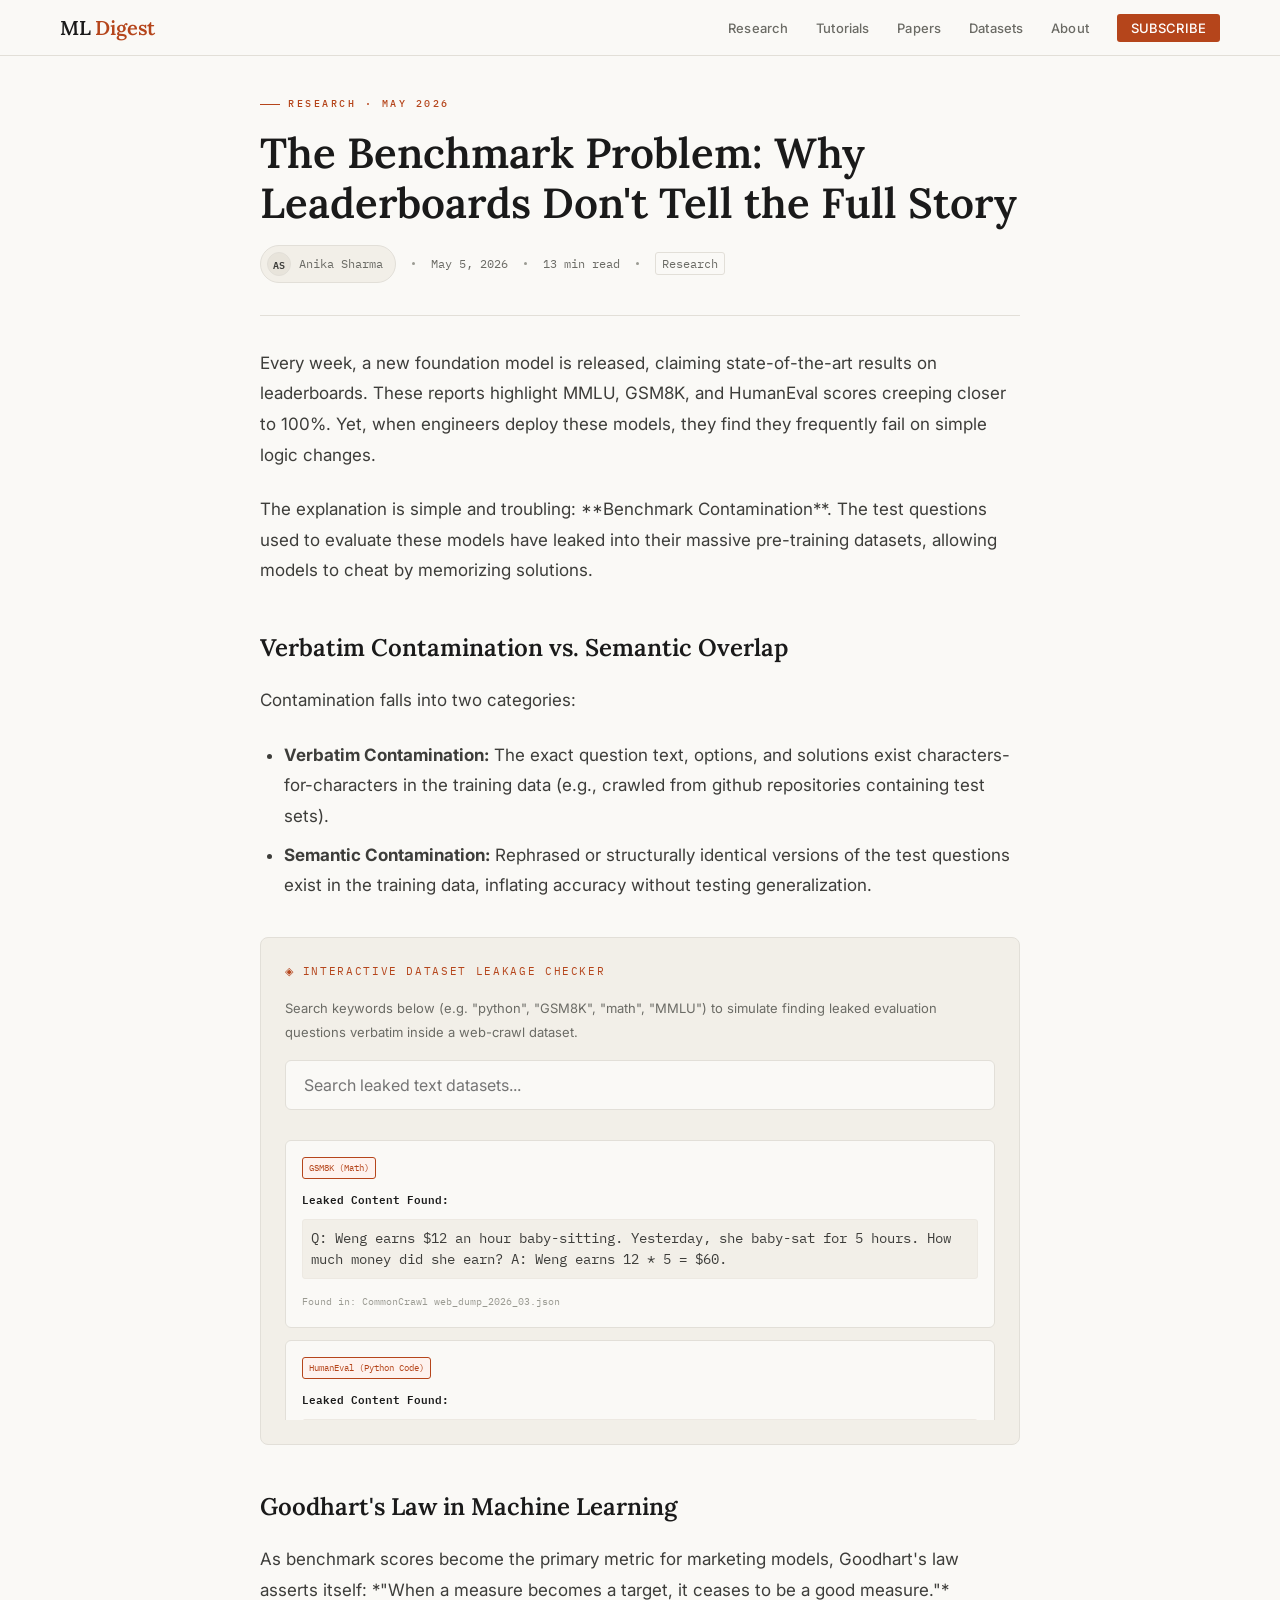
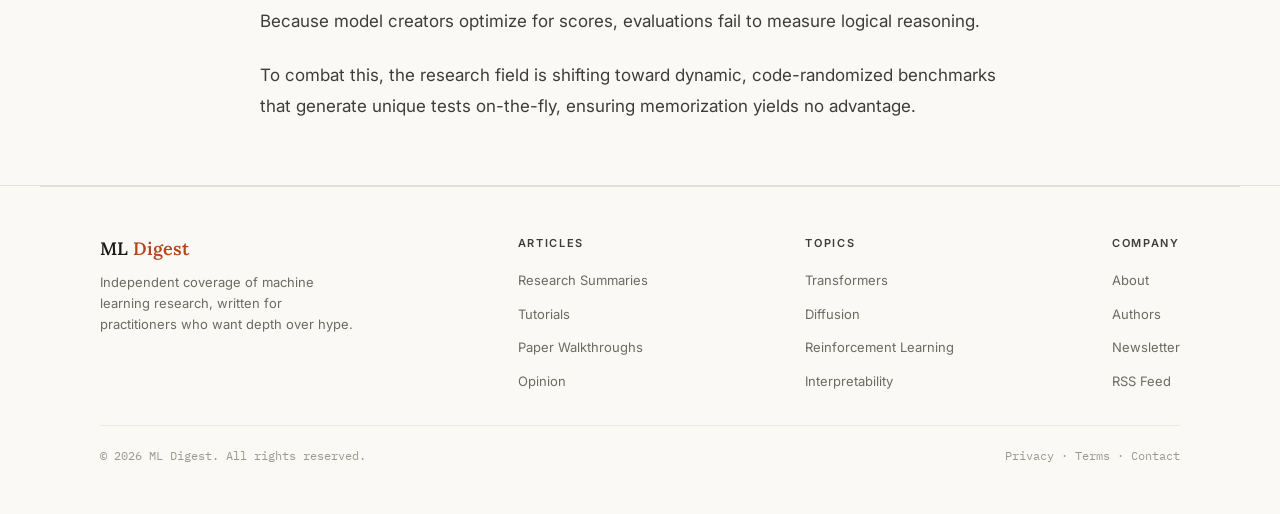
<file: article-benchmark-problem.html>
<!DOCTYPE html>
<html lang="en">

<head>
    <meta charset="UTF-8">
    <meta name="viewport" content="width=device-width, initial-scale=1.0">
    <title>The Benchmark Problem — ML Digest</title>
    <link
        href="https://fonts.googleapis.com/css2?family=Lora:ital,wght@0,400;0,600;1,400&family=Inter:wght@300;400;500;600&family=IBM+Plex+Mono:wght@400;500&display=swap"
        rel="stylesheet">
    <link rel="stylesheet" href="style.css">
    <style>
        .benchmark-widget-box {
            display: flex;
            flex-direction: column;
            gap: 20px;
        }
        .leak-list {
            display: flex;
            flex-direction: column;
            gap: 12px;
            max-height: 280px;
            overflow-y: auto;
        }
        .leak-card {
            background: var(--bg);
            border: 1px solid var(--rule);
            border-radius: 6px;
            padding: 16px;
            font-family: var(--mono);
            font-size: 11px;
            display: flex;
            flex-direction: column;
            gap: 6px;
        }
        .leak-badge {
            align-self: flex-start;
            font-size: 9px;
            background: var(--accent-light);
            color: var(--accent);
            padding: 2px 6px;
            border-radius: 3px;
            border: 1px solid var(--accent);
        }
        .leak-match-verbatim {
            color: var(--accent);
            text-decoration: underline;
            text-decoration-style: dotted;
        }
    </style>
</head>

<body>

    <nav>
        <a class="nav-brand" href="index.html">ML <span>Digest</span></a>
        <ul class="nav-links">
            <li><a href="archive.html?tag=Research">Research</a></li>
            <li><a href="archive.html?tag=Tutorials">Tutorials</a></li>
            <li><a href="archive.html?tag=Papers">Papers</a></li>
            <li><a href="archive.html?tag=Datasets">Datasets</a></li>
            <li><a href="about.html">About</a></li>
            <li><a class="nav-sub" href="subscribe.html">Subscribe</a></li>
        </ul>
        <div class="hamburger" id="hamburger-menu" aria-label="Menu">
            <span></span><span></span><span></span>
        </div>
    </nav>

    <!-- Mobile Menu Drawer -->
    <div class="mobile-menu" id="mobile-menu-drawer">
        <ul>
            <li><a href="archive.html?tag=Research">Research</a></li>
            <li><a href="archive.html?tag=Tutorials">Tutorials</a></li>
            <li><a href="archive.html?tag=Papers">Papers</a></li>
            <li><a href="archive.html?tag=Datasets">Datasets</a></li>
            <li><a href="about.html">About</a></li>
            <li><a class="nav-sub" href="subscribe.html">Subscribe</a></li>
        </ul>
    </div>

    <!-- MAIN CONTENT -->
    <div class="article-container">
        <div class="article-header">
            <div class="hero-kicker">Research · May 2026</div>
            <h1>The Benchmark Problem: Why Leaderboards Don't Tell the Full Story</h1>
            <div class="article-header-meta">
                <div class="hero-author-chip">
                    <div class="hac-avatar">AS</div>
                    <span>Anika Sharma</span>
                </div>
                <div class="hmeta-dot"></div>
                <span>May 5, 2026</span>
                <div class="hmeta-dot"></div>
                <span>13 min read</span>
                <div class="hmeta-dot"></div>
                <span style="border: 1px solid var(--rule); padding: 1px 6px; border-radius: 3px;">Research</span>
            </div>
        </div>

        <div class="article-body">
            <p>
                Every week, a new foundation model is released, claiming state-of-the-art results on leaderboards. These reports highlight MMLU, GSM8K, and HumanEval scores creeping closer to 100%. Yet, when engineers deploy these models, they find they frequently fail on simple logic changes.
            </p>
            <p>
                The explanation is simple and troubling: **Benchmark Contamination**. The test questions used to evaluate these models have leaked into their massive pre-training datasets, allowing models to cheat by memorizing solutions.
            </p>

            <h2>Verbatim Contamination vs. Semantic Overlap</h2>
            <p>
                Contamination falls into two categories:
            </p>
            <ul>
                <li><strong>Verbatim Contamination:</strong> The exact question text, options, and solutions exist characters-for-characters in the training data (e.g., crawled from github repositories containing test sets).</li>
                <li><strong>Semantic Contamination:</strong> Rephrased or structurally identical versions of the test questions exist in the training data, inflating accuracy without testing generalization.</li>
            </ul>

            <!-- Interactive Widget -->
            <div class="interactive-widget">
                <div class="widget-title">Interactive Dataset Leakage Checker</div>
                <p style="font-size: 13px; color: var(--ink3); margin-bottom: 16px;">
                    Search keywords below (e.g. "python", "GSM8K", "math", "MMLU") to simulate finding leaked evaluation questions verbatim inside a web-crawl dataset.
                </p>

                <div class="benchmark-widget-box">
                    <input type="text" id="leak-search" class="search-box" style="margin-bottom: 10px;" placeholder="Search leaked text datasets...">
                    
                    <div class="leak-list" id="leak-container">
                        <!-- Loaded dynamically -->
                    </div>
                </div>
            </div>

            <h2>Goodhart's Law in Machine Learning</h2>
            <p>
                As benchmark scores become the primary metric for marketing models, Goodhart's law asserts itself: *"When a measure becomes a target, it ceases to be a good measure."* Because model creators optimize for scores, evaluations fail to measure logical reasoning.
            </p>
            <p>
                To combat this, the research field is shifting toward dynamic, code-randomized benchmarks that generate unique tests on-the-fly, ensuring memorization yields no advantage.
            </p>
        </div>
    </div>

    <!-- FOOTER -->
    <div style="border-top:1px solid var(--rule)">
        <footer>
            <div class="footer-inner">
                <div>
                    <div class="footer-brand">ML <span>Digest</span></div>
                    <div class="footer-desc">Independent coverage of machine learning research, written for practitioners who want depth over hype.</div>
                </div>
                <div class="footer-col">
                    <h4>Articles</h4>
                    <ul>
                        <li><a href="archive.html?tag=Research">Research Summaries</a></li>
                        <li><a href="archive.html?tag=Tutorials">Tutorials</a></li>
                        <li><a href="archive.html?tag=Papers">Paper Walkthroughs</a></li>
                        <li><a href="archive.html?tag=Opinion">Opinion</a></li>
                    </ul>
                </div>
                <div class="footer-col">
                    <h4>Topics</h4>
                    <ul>
                        <li><a href="index.html?tag=Transformers">Transformers</a></li>
                        <li><a href="index.html?tag=Diffusion">Diffusion</a></li>
                        <li><a href="index.html?tag=Reinforcement%20Learning">Reinforcement Learning</a></li>
                        <li><a href="index.html?tag=Interpretability">Interpretability</a></li>
                    </ul>
                </div>
                <div class="footer-col">
                    <h4>Company</h4>
                    <ul>
                        <li><a href="about.html">About</a></li>
                        <li><a href="about.html#team">Authors</a></li>
                        <li><a href="subscribe.html">Newsletter</a></li>
                        <li><a href="#">RSS Feed</a></li>
                    </ul>
                </div>
            </div>
            <div class="footer-bottom">
                <span>© 2026 ML Digest. All rights reserved.</span>
                <span>Privacy · Terms · Contact</span>
            </div>
        </footer>
    </div>

    <!-- Leak Checker Script -->
    <script>
        const hamburger = document.getElementById('hamburger-menu');
        const mobileMenu = document.getElementById('mobile-menu-drawer');
        
        hamburger.addEventListener('click', () => {
            hamburger.classList.toggle('open');
            if (mobileMenu.style.display === 'block') {
                mobileMenu.style.display = 'none';
            } else {
                mobileMenu.style.display = 'block';
            }
        });

        // --- Leak Checker Simulation ---
        const leakSearch = document.getElementById('leak-search');
        const leakContainer = document.getElementById('leak-container');

        const leaks = [
            {
                benchmark: "GSM8K (Math)",
                query: "GSM8K math train",
                content: "Q: Weng earns $12 an hour baby-sitting. Yesterday, she baby-sat for 5 hours. How much money did she earn? A: Weng earns 12 * 5 = $60.",
                location: "CommonCrawl web_dump_2026_03.json"
            },
            {
                benchmark: "HumanEval (Python Code)",
                query: "python code humaneval fibonacci",
                content: "def fib(n: int):\n    # Return the n-th Fibonacci number\n    # Test case: fib(10) == 55\n    if n < 2: return n\n    return fib(n-1) + fib(n-2)",
                location: "GitHub repo: eval-datasets-mirror/test.py"
            },
            {
                benchmark: "MMLU (Computer Science)",
                query: "MMLU multiple choice cs exam",
                content: "Which of the following is an NP-complete problem? A) Sorting B) Shortest path C) 3-SAT D) Binary search. Correct: C",
                location: "Academic Dump: university-exams-comp-sci.csv"
            }
        ];

        function renderLeaks(q = '') {
            leakContainer.innerHTML = '';
            const query = q.toLowerCase();
            const filtered = leaks.filter(lk => {
                if (!query) return true;
                return lk.benchmark.toLowerCase().includes(query) || 
                       lk.content.toLowerCase().includes(query) ||
                       lk.location.toLowerCase().includes(query);
            });

            if (filtered.length === 0) {
                leakContainer.innerHTML = `
                    <div style="padding: 20px; text-align: center; color: var(--ink4);">
                        No leaks found matching criteria.
                    </div>
                `;
                return;
            }

            filtered.forEach(lk => {
                const card = document.createElement('div');
                card.className = 'leak-card';
                card.innerHTML = `
                    <div class="leak-badge">${lk.benchmark}</div>
                    <div style="color:var(--ink); font-weight:600; margin-top:4px;">Leaked Content Found:</div>
                    <pre style="margin:4px 0; padding:8px; background:var(--bg2); border:1px solid var(--rule2); white-space:pre-wrap; border-radius:3px;"><code>${lk.content}</code></pre>
                    <div style="color:var(--ink4); font-size:10px; margin-top:4px;">Found in: ${lk.location}</div>
                `;
                leakContainer.appendChild(card);
            });
        }

        leakSearch.addEventListener('input', (e) => {
            renderLeaks(e.target.value);
        });

        // Initial render
        window.addEventListener('DOMContentLoaded', () => renderLeaks());
    </script>
</body>

</html>
</file>
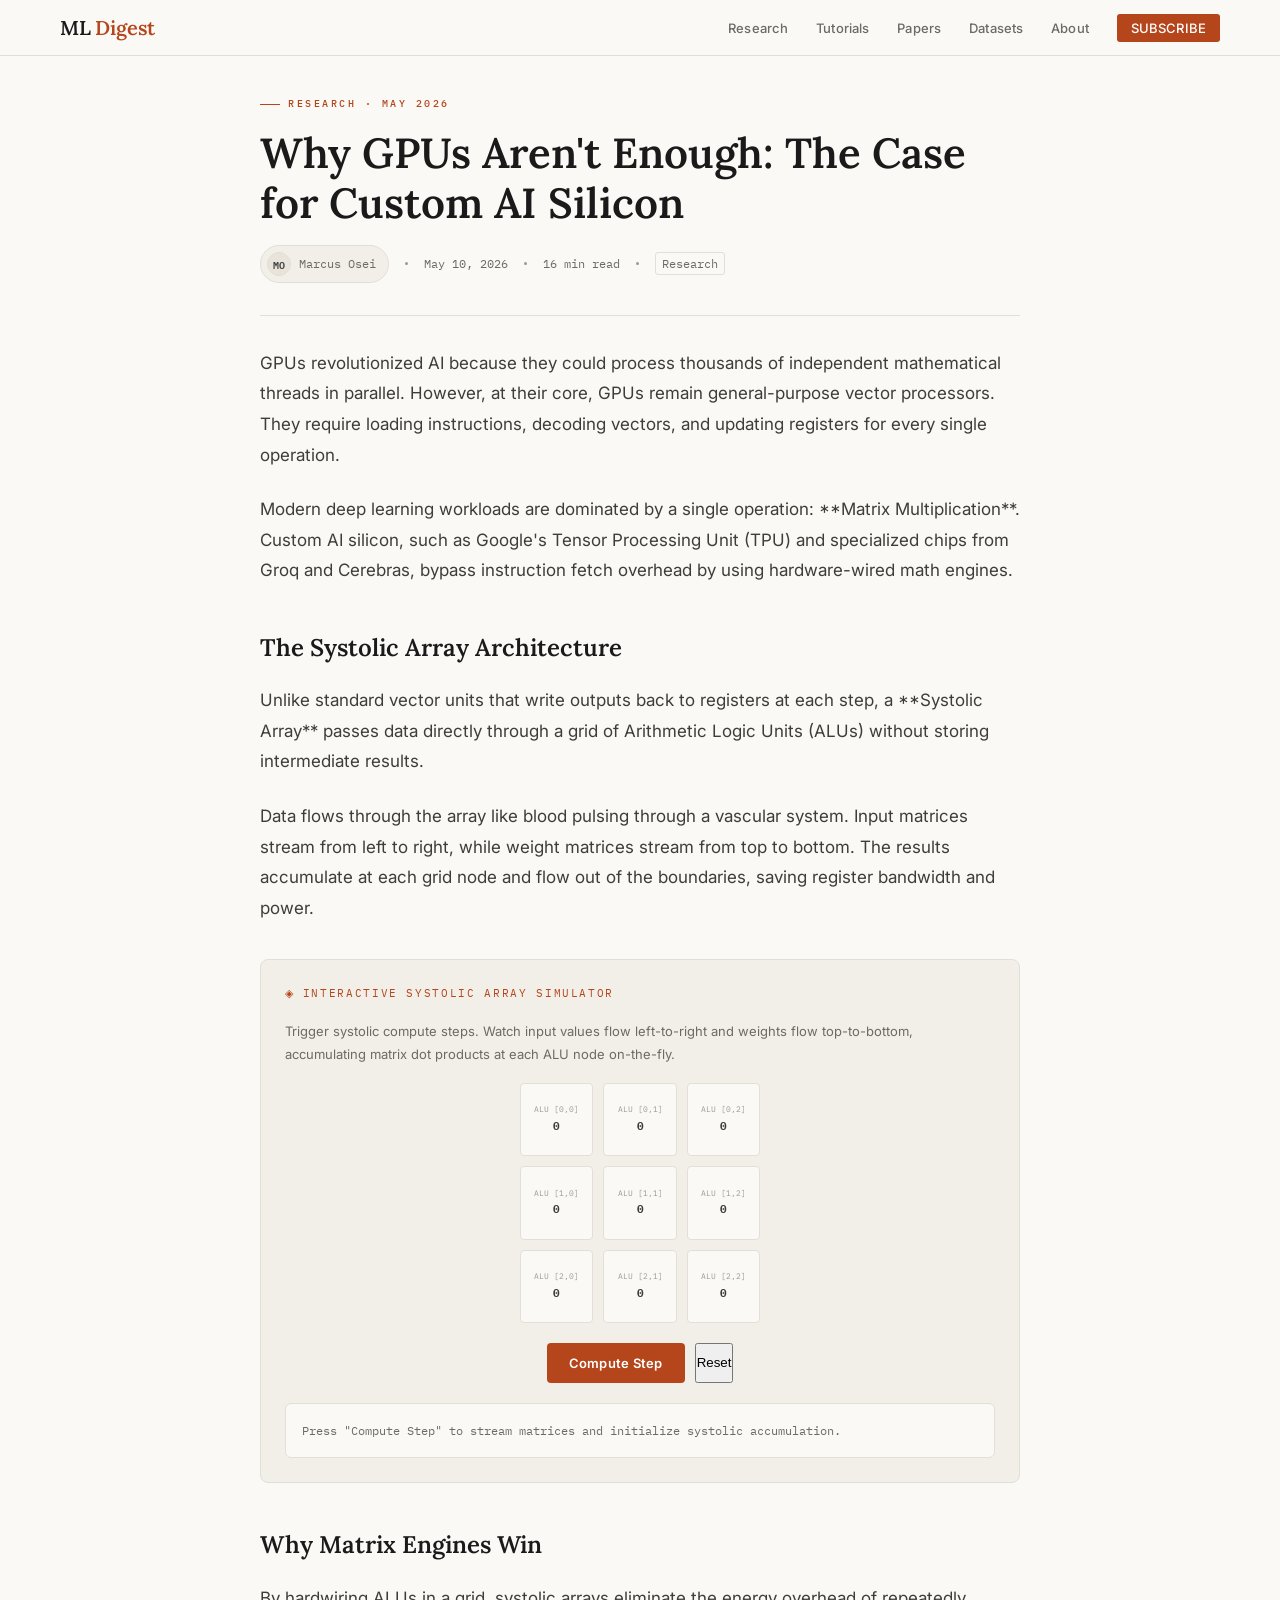
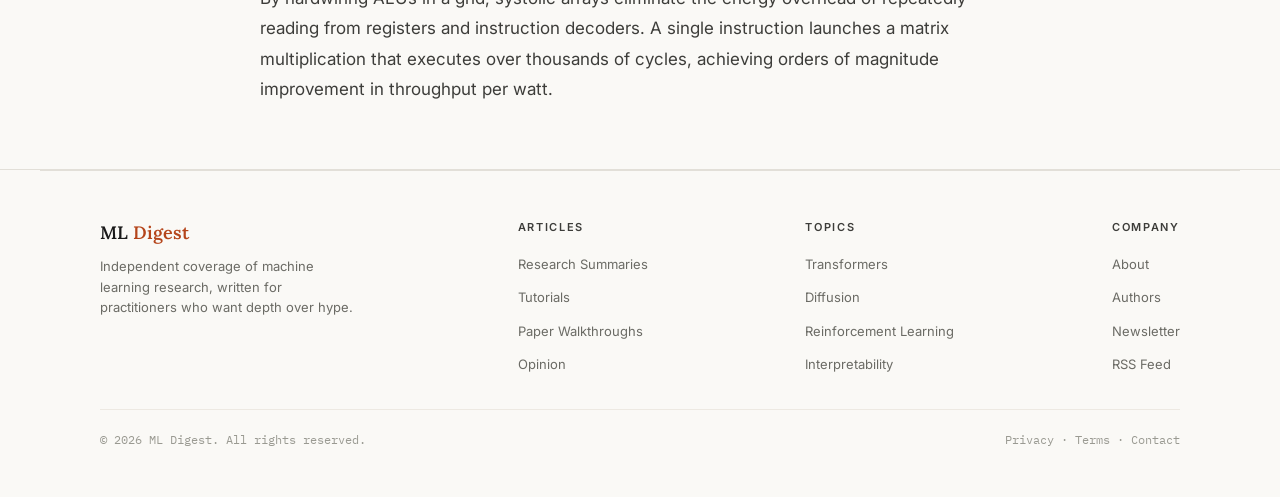
<file: article-custom-silicon.html>
<!DOCTYPE html>
<html lang="en">

<head>
    <meta charset="UTF-8">
    <meta name="viewport" content="width=device-width, initial-scale=1.0">
    <title>Custom AI Silicon — ML Digest</title>
    <link
        href="https://fonts.googleapis.com/css2?family=Lora:ital,wght@0,400;0,600;1,400&family=Inter:wght@300;400;500;600&family=IBM+Plex+Mono:wght@400;500&display=swap"
        rel="stylesheet">
    <link rel="stylesheet" href="style.css">
    <style>
        .systolic-widget-box {
            display: flex;
            flex-direction: column;
            align-items: center;
            gap: 20px;
        }
        .systolic-grid {
            display: grid;
            grid-template-columns: repeat(3, 1fr);
            gap: 10px;
            max-width: 240px;
            width: 100%;
        }
        .alu-cell {
            aspect-ratio: 1;
            background: var(--bg);
            border: 1px solid var(--rule);
            border-radius: 4px;
            display: flex;
            flex-direction: column;
            justify-content: center;
            align-items: center;
            font-family: var(--mono);
            font-size: 11px;
            position: relative;
            transition: all 0.3s;
        }
        .alu-cell.active {
            background: var(--accent-light);
            border-color: var(--accent);
            color: var(--accent);
        }
        .flow-data-label {
            font-size: 8px;
            color: var(--ink4);
        }
        .step-info-panel {
            width: 100%;
            background: var(--bg);
            border: 1px solid var(--rule);
            border-radius: 6px;
            padding: 16px;
            font-family: var(--mono);
            font-size: 12px;
            color: var(--ink3);
        }
    </style>
</head>

<body>

    <nav>
        <a class="nav-brand" href="index.html">ML <span>Digest</span></a>
        <ul class="nav-links">
            <li><a href="archive.html?tag=Research">Research</a></li>
            <li><a href="archive.html?tag=Tutorials">Tutorials</a></li>
            <li><a href="archive.html?tag=Papers">Papers</a></li>
            <li><a href="archive.html?tag=Datasets">Datasets</a></li>
            <li><a href="about.html">About</a></li>
            <li><a class="nav-sub" href="subscribe.html">Subscribe</a></li>
        </ul>
        <div class="hamburger" id="hamburger-menu" aria-label="Menu">
            <span></span><span></span><span></span>
        </div>
    </nav>

    <!-- Mobile Menu Drawer -->
    <div class="mobile-menu" id="mobile-menu-drawer">
        <ul>
            <li><a href="archive.html?tag=Research">Research</a></li>
            <li><a href="archive.html?tag=Tutorials">Tutorials</a></li>
            <li><a href="archive.html?tag=Papers">Papers</a></li>
            <li><a href="archive.html?tag=Datasets">Datasets</a></li>
            <li><a href="about.html">About</a></li>
            <li><a class="nav-sub" href="subscribe.html">Subscribe</a></li>
        </ul>
    </div>

    <!-- MAIN CONTENT -->
    <div class="article-container">
        <div class="article-header">
            <div class="hero-kicker">Research · May 2026</div>
            <h1>Why GPUs Aren't Enough: The Case for Custom AI Silicon</h1>
            <div class="article-header-meta">
                <div class="hero-author-chip">
                    <div class="hac-avatar">MO</div>
                    <span>Marcus Osei</span>
                </div>
                <div class="hmeta-dot"></div>
                <span>May 10, 2026</span>
                <div class="hmeta-dot"></div>
                <span>16 min read</span>
                <div class="hmeta-dot"></div>
                <span style="border: 1px solid var(--rule); padding: 1px 6px; border-radius: 3px;">Research</span>
            </div>
        </div>

        <div class="article-body">
            <p>
                GPUs revolutionized AI because they could process thousands of independent mathematical threads in parallel. However, at their core, GPUs remain general-purpose vector processors. They require loading instructions, decoding vectors, and updating registers for every single operation.
            </p>
            <p>
                Modern deep learning workloads are dominated by a single operation: **Matrix Multiplication**. Custom AI silicon, such as Google's Tensor Processing Unit (TPU) and specialized chips from Groq and Cerebras, bypass instruction fetch overhead by using hardware-wired math engines.
            </p>

            <h2>The Systolic Array Architecture</h2>
            <p>
                Unlike standard vector units that write outputs back to registers at each step, a **Systolic Array** passes data directly through a grid of Arithmetic Logic Units (ALUs) without storing intermediate results.
            </p>
            <p>
                Data flows through the array like blood pulsing through a vascular system. Input matrices stream from left to right, while weight matrices stream from top to bottom. The results accumulate at each grid node and flow out of the boundaries, saving register bandwidth and power.
            </p>

            <!-- Interactive Widget -->
            <div class="interactive-widget">
                <div class="widget-title">Interactive Systolic Array Simulator</div>
                <p style="font-size: 13px; color: var(--ink3); margin-bottom: 16px;">
                    Trigger systolic compute steps. Watch input values flow left-to-right and weights flow top-to-bottom, accumulating matrix dot products at each ALU node on-the-fly.
                </p>

                <div class="systolic-widget-box">
                    <div class="systolic-grid">
                        <div class="alu-cell" id="alu-0-0">
                            <span class="flow-data-label">ALU [0,0]</span>
                            <strong id="val-0-0">0</strong>
                        </div>
                        <div class="alu-cell" id="alu-0-1">
                            <span class="flow-data-label">ALU [0,1]</span>
                            <strong id="val-0-1">0</strong>
                        </div>
                        <div class="alu-cell" id="alu-0-2">
                            <span class="flow-data-label">ALU [0,2]</span>
                            <strong id="val-0-2">0</strong>
                        </div>
                        <div class="alu-cell" id="alu-1-0">
                            <span class="flow-data-label">ALU [1,0]</span>
                            <strong id="val-1-0">0</strong>
                        </div>
                        <div class="alu-cell" id="alu-1-1">
                            <span class="flow-data-label">ALU [1,1]</span>
                            <strong id="val-1-1">0</strong>
                        </div>
                        <div class="alu-cell" id="alu-1-2">
                            <span class="flow-data-label">ALU [1,2]</span>
                            <strong id="val-1-2">0</strong>
                        </div>
                        <div class="alu-cell" id="alu-2-0">
                            <span class="flow-data-label">ALU [2,0]</span>
                            <strong id="val-2-0">0</strong>
                        </div>
                        <div class="alu-cell" id="alu-2-1">
                            <span class="flow-data-label">ALU [2,1]</span>
                            <strong id="val-2-1">0</strong>
                        </div>
                        <div class="alu-cell" id="alu-2-2">
                            <span class="flow-data-label">ALU [2,2]</span>
                            <strong id="val-2-2">0</strong>
                        </div>
                    </div>

                    <div style="display: flex; gap: 10px;">
                        <button class="nl-btn" id="btn-systolic-step">Compute Step</button>
                        <button class="vote-btn" id="btn-systolic-reset">Reset</button>
                    </div>

                    <div class="step-info-panel" id="systolic-info">
                        Press "Compute Step" to stream matrices and initialize systolic accumulation.
                    </div>
                </div>
            </div>

            <h2>Why Matrix Engines Win</h2>
            <p>
                By hardwiring ALUs in a grid, systolic arrays eliminate the energy overhead of repeatedly reading from registers and instruction decoders. A single instruction launches a matrix multiplication that executes over thousands of cycles, achieving orders of magnitude improvement in throughput per watt.
            </p>
        </div>
    </div>

    <!-- FOOTER -->
    <div style="border-top:1px solid var(--rule)">
        <footer>
            <div class="footer-inner">
                <div>
                    <div class="footer-brand">ML <span>Digest</span></div>
                    <div class="footer-desc">Independent coverage of machine learning research, written for practitioners who want depth over hype.</div>
                </div>
                <div class="footer-col">
                    <h4>Articles</h4>
                    <ul>
                        <li><a href="archive.html?tag=Research">Research Summaries</a></li>
                        <li><a href="archive.html?tag=Tutorials">Tutorials</a></li>
                        <li><a href="archive.html?tag=Papers">Paper Walkthroughs</a></li>
                        <li><a href="archive.html?tag=Opinion">Opinion</a></li>
                    </ul>
                </div>
                <div class="footer-col">
                    <h4>Topics</h4>
                    <ul>
                        <li><a href="index.html?tag=Transformers">Transformers</a></li>
                        <li><a href="index.html?tag=Diffusion">Diffusion</a></li>
                        <li><a href="index.html?tag=Reinforcement%20Learning">Reinforcement Learning</a></li>
                        <li><a href="index.html?tag=Interpretability">Interpretability</a></li>
                    </ul>
                </div>
                <div class="footer-col">
                    <h4>Company</h4>
                    <ul>
                        <li><a href="about.html">About</a></li>
                        <li><a href="about.html#team">Authors</a></li>
                        <li><a href="subscribe.html">Newsletter</a></li>
                        <li><a href="#">RSS Feed</a></li>
                    </ul>
                </div>
            </div>
            <div class="footer-bottom">
                <span>© 2026 ML Digest. All rights reserved.</span>
                <span>Privacy · Terms · Contact</span>
            </div>
        </footer>
    </div>

    <!-- Systolic Logic Script -->
    <script>
        const hamburger = document.getElementById('hamburger-menu');
        const mobileMenu = document.getElementById('mobile-menu-drawer');
        
        hamburger.addEventListener('click', () => {
            hamburger.classList.toggle('open');
            if (mobileMenu.style.display === 'block') {
                mobileMenu.style.display = 'none';
            } else {
                mobileMenu.style.display = 'block';
            }
        });

        // --- Systolic Simulation ---
        const btnStep = document.getElementById('btn-systolic-step');
        const btnReset = document.getElementById('btn-systolic-reset');
        const infoPanel = document.getElementById('systolic-info');

        let step = 0;
        // Mock matrix multiplication
        // Input: [[1, 2, 3], [4, 5, 6], [7, 8, 9]]
        // Weights: [[1, 0, 1], [0, 1, 0], [1, 1, 1]]
        // Accumulator states per node
        const nodeValues = {
            '0-0': [0, 1, 1, 1, 1, 1],
            '0-1': [0, 0, 2, 2, 2, 2],
            '0-2': [0, 0, 0, 4, 4, 4],
            '1-0': [0, 0, 4, 4, 4, 4],
            '1-1': [0, 0, 0, 9, 9, 9],
            '1-2': [0, 0, 0, 0, 15, 15],
            '2-0': [0, 0, 0, 7, 7, 7],
            '2-1': [0, 0, 0, 0, 16, 16],
            '2-2': [0, 0, 0, 0, 0, 24]
        };

        function updateGrid() {
            document.querySelectorAll('.alu-cell').forEach(cell => {
                const id = cell.getAttribute('id').replace('alu-', '');
                const valArr = nodeValues[id];
                const activeVal = valArr[Math.min(step, valArr.length - 1)];
                const valSpan = cell.querySelector('strong');
                
                valSpan.textContent = activeVal;
                if (step > 0 && valArr[step] !== valArr[step-1]) {
                    cell.classList.add('active');
                } else {
                    cell.classList.remove('active');
                }
            });
        }

        btnStep.addEventListener('click', () => {
            step++;
            if (step > 5) step = 5;
            infoPanel.textContent = `Systolic step ${step}/5. Values are shifting. Accumulating inputs * weights matrix multiplications concurrently.`;
            updateGrid();
        });

        btnReset.addEventListener('click', () => {
            step = 0;
            infoPanel.textContent = `Array state reset. Ready for computation.`;
            updateGrid();
        });
    </script>
</body>

</html>
</file>
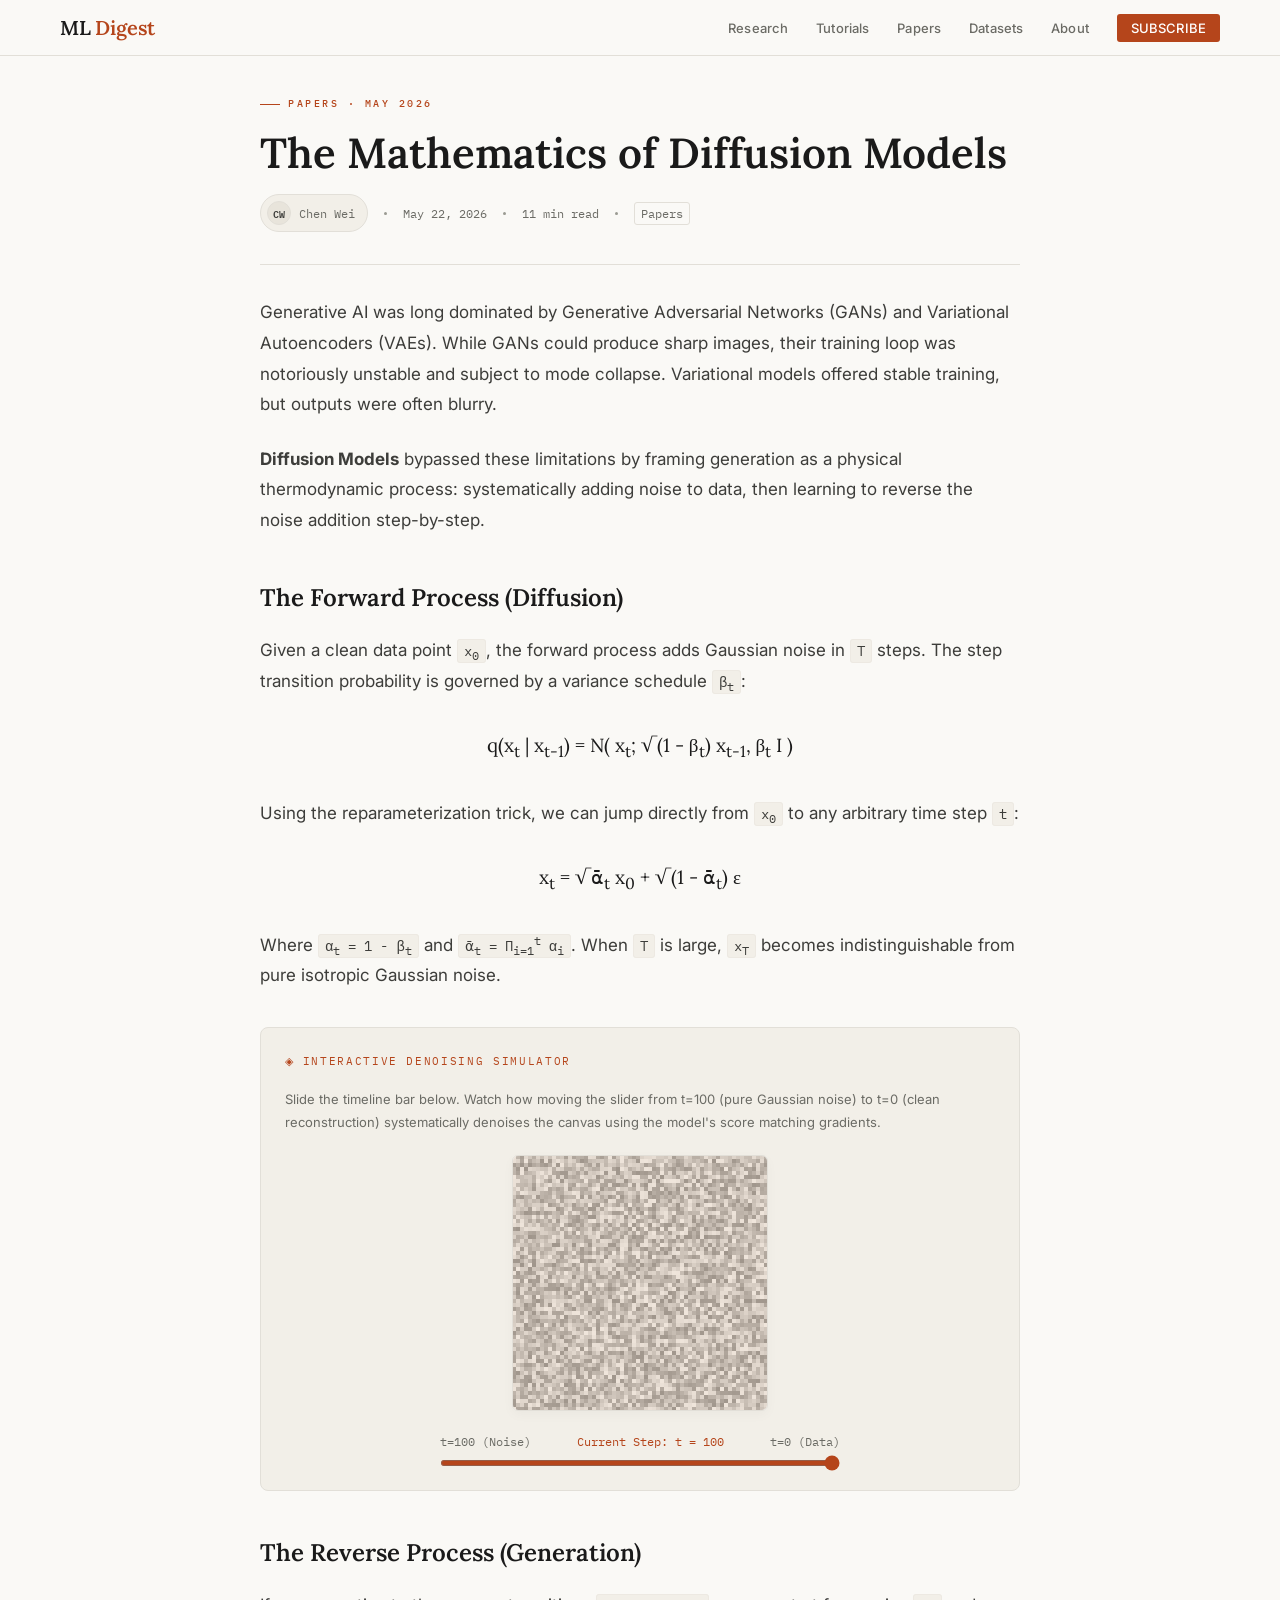
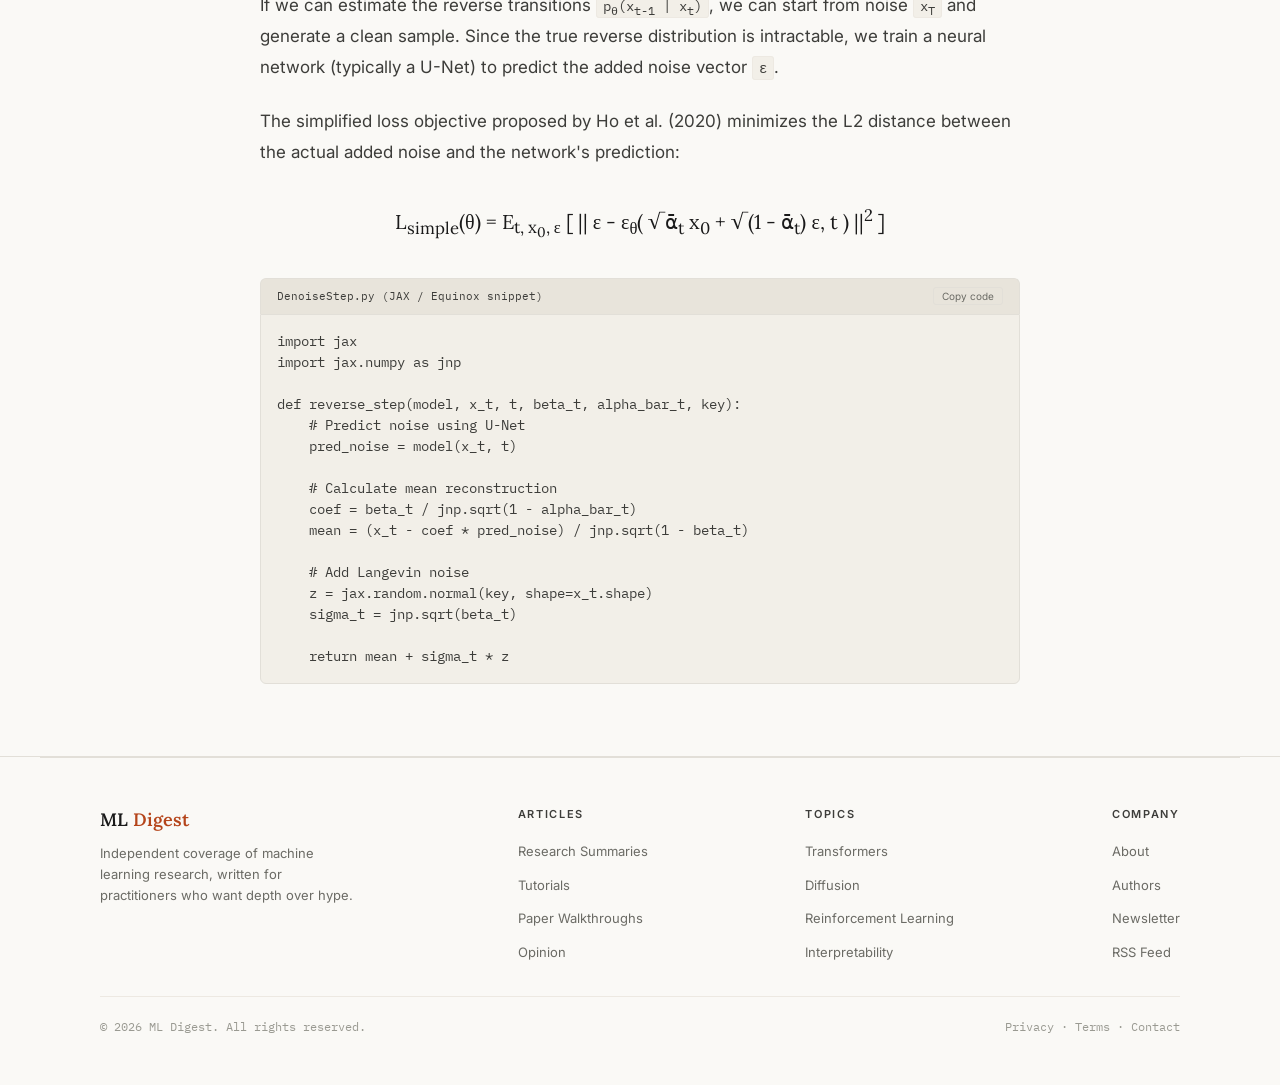
<file: article-diffusion.html>
<!DOCTYPE html>
<html lang="en">

<head>
    <meta charset="UTF-8">
    <meta name="viewport" content="width=device-width, initial-scale=1.0">
    <title>The Mathematics of Diffusion Models — ML Digest</title>
    <link
        href="https://fonts.googleapis.com/css2?family=Lora:ital,wght@0,400;0,600;1,400&family=Inter:wght@300;400;500;600&family=IBM+Plex+Mono:wght@400;500&display=swap"
        rel="stylesheet">
    <link rel="stylesheet" href="style.css">
    <style>
        .canvas-container {
            display: flex;
            flex-direction: column;
            align-items: center;
            gap: 20px;
            margin-top: 20px;
        }
        .diffusion-canvas-wrap {
            border: 1px solid var(--rule);
            border-radius: 6px;
            overflow: hidden;
            background: #fff;
            box-shadow: 0 4px 12px rgba(0,0,0,0.03);
            width: 256px;
            height: 256px;
            display: flex;
            align-items: center;
            justify-content: center;
        }
        .diffusion-canvas {
            display: block;
            width: 256px;
            height: 256px;
            image-rendering: pixelated;
        }
        .slider-wrap {
            width: 100%;
            max-width: 400px;
            display: flex;
            flex-direction: column;
            gap: 8px;
            font-family: var(--mono);
            font-size: 12px;
        }
        .slider-label-row {
            display: flex;
            justify-content: space-between;
            color: var(--ink3);
        }
        .diffusion-slider {
            width: 100%;
            height: 6px;
            background: var(--bg3);
            border-radius: 3px;
            outline: none;
            accent-color: var(--accent);
            cursor: pointer;
        }
    </style>
</head>

<body>

    <nav>
        <a class="nav-brand" href="index.html">ML <span>Digest</span></a>
        <ul class="nav-links">
            <li><a href="archive.html?tag=Research">Research</a></li>
            <li><a href="archive.html?tag=Tutorials">Tutorials</a></li>
            <li><a href="archive.html?tag=Papers">Papers</a></li>
            <li><a href="archive.html?tag=Datasets">Datasets</a></li>
            <li><a href="about.html">About</a></li>
            <li><a class="nav-sub" href="subscribe.html">Subscribe</a></li>
        </ul>
        <div class="hamburger" id="hamburger-menu" aria-label="Menu">
            <span></span><span></span><span></span>
        </div>
    </nav>

    <!-- Mobile Menu Drawer -->
    <div class="mobile-menu" id="mobile-menu-drawer">
        <ul>
            <li><a href="archive.html?tag=Research">Research</a></li>
            <li><a href="archive.html?tag=Tutorials">Tutorials</a></li>
            <li><a href="archive.html?tag=Papers">Papers</a></li>
            <li><a href="archive.html?tag=Datasets">Datasets</a></li>
            <li><a href="about.html">About</a></li>
            <li><a class="nav-sub" href="subscribe.html">Subscribe</a></li>
        </ul>
    </div>

    <!-- MAIN CONTENT -->
    <div class="article-container">
        <div class="article-header">
            <div class="hero-kicker">Papers · May 2026</div>
            <h1>The Mathematics of Diffusion Models</h1>
            <div class="article-header-meta">
                <div class="hero-author-chip">
                    <div class="hac-avatar">CW</div>
                    <span>Chen Wei</span>
                </div>
                <div class="hmeta-dot"></div>
                <span>May 22, 2026</span>
                <div class="hmeta-dot"></div>
                <span>11 min read</span>
                <div class="hmeta-dot"></div>
                <span style="border: 1px solid var(--rule); padding: 1px 6px; border-radius: 3px;">Papers</span>
            </div>
        </div>

        <div class="article-body">
            <p>
                Generative AI was long dominated by Generative Adversarial Networks (GANs) and Variational Autoencoders (VAEs). While GANs could produce sharp images, their training loop was notoriously unstable and subject to mode collapse. Variational models offered stable training, but outputs were often blurry.
            </p>
            <p>
                <strong>Diffusion Models</strong> bypassed these limitations by framing generation as a physical thermodynamic process: systematically adding noise to data, then learning to reverse the noise addition step-by-step.
            </p>

            <h2>The Forward Process (Diffusion)</h2>
            <p>
                Given a clean data point <code>x<sub>0</sub></code>, the forward process adds Gaussian noise in <code>T</code> steps. The step transition probability is governed by a variance schedule <code>β<sub>t</sub></code>:
            </p>

            <div style="text-align: center; margin: 32px 0; font-family: var(--serif); font-size: 19px; color: var(--ink);">
                q(x<sub>t</sub> | x<sub>t-1</sub>) = N( x<sub>t</sub>; √(1 - β<sub>t</sub>) x<sub>t-1</sub>, β<sub>t</sub> I )
            </div>

            <p>
                Using the reparameterization trick, we can jump directly from <code>x<sub>0</sub></code> to any arbitrary time step <code>t</code>:
            </p>

            <div style="text-align: center; margin: 32px 0; font-family: var(--serif); font-size: 19px; color: var(--ink);">
                x<sub>t</sub> = √ᾱ<sub>t</sub> x<sub>0</sub> + √(1 - ᾱ<sub>t</sub>) ε
            </div>

            <p>
                Where <code>α<sub>t</sub> = 1 - β<sub>t</sub></code> and <code>ᾱ<sub>t</sub> = ∏<sub>i=1</sub><sup>t</sup> α<sub>i</sub></code>. When <code>T</code> is large, <code>x<sub>T</sub></code> becomes indistinguishable from pure isotropic Gaussian noise.
            </p>

            <!-- Interactive Widget -->
            <div class="interactive-widget">
                <div class="widget-title">Interactive Denoising Simulator</div>
                <p style="font-size: 13px; color: var(--ink3); margin-bottom: 16px;">
                    Slide the timeline bar below. Watch how moving the slider from t=100 (pure Gaussian noise) to t=0 (clean reconstruction) systematically denoises the canvas using the model's score matching gradients.
                </p>

                <div class="canvas-container">
                    <div class="diffusion-canvas-wrap">
                        <canvas class="diffusion-canvas" id="canvas-diff" width="64" height="64"></canvas>
                    </div>

                    <div class="slider-wrap">
                        <div class="slider-label-row">
                            <span>t=100 (Noise)</span>
                            <span style="color: var(--accent);">Current Step: t = <span id="current-t-val">100</span></span>
                            <span>t=0 (Data)</span>
                        </div>
                        <input type="range" class="diffusion-slider" id="slider-diff" min="0" max="100" value="100">
                    </div>
                </div>
            </div>

            <h2>The Reverse Process (Generation)</h2>
            <p>
                If we can estimate the reverse transitions <code>p<sub>θ</sub>(x<sub>t-1</sub> | x<sub>t</sub>)</code>, we can start from noise <code>x<sub>T</sub></code> and generate a clean sample. Since the true reverse distribution is intractable, we train a neural network (typically a U-Net) to predict the added noise vector <code>ε</code>.
            </p>
            <p>
                The simplified loss objective proposed by Ho et al. (2020) minimizes the L2 distance between the actual added noise and the network's prediction:
            </p>

            <div style="text-align: center; margin: 32px 0; font-family: var(--serif); font-size: 20px; color: var(--ink);">
                L<sub>simple</sub>(θ) = E<sub>t, x<sub>0</sub>, ε</sub> [ || ε - ε<sub>θ</sub>( √ᾱ<sub>t</sub> x<sub>0</sub> + √(1 - ᾱ<sub>t</sub>) ε, t ) ||<sup>2</sup> ]
            </div>

            <div class="code-header">
                <span>DenoiseStep.py (JAX / Equinox snippet)</span>
                <button class="copy-btn" onclick="copyCode(this)">Copy code</button>
            </div>
            <pre><code>import jax
import jax.numpy as jnp

def reverse_step(model, x_t, t, beta_t, alpha_bar_t, key):
    # Predict noise using U-Net
    pred_noise = model(x_t, t)
    
    # Calculate mean reconstruction
    coef = beta_t / jnp.sqrt(1 - alpha_bar_t)
    mean = (x_t - coef * pred_noise) / jnp.sqrt(1 - beta_t)
    
    # Add Langevin noise
    z = jax.random.normal(key, shape=x_t.shape)
    sigma_t = jnp.sqrt(beta_t)
    
    return mean + sigma_t * z</code></pre>
        </div>
    </div>

    <!-- FOOTER -->
    <div style="border-top:1px solid var(--rule)">
        <footer>
            <div class="footer-inner">
                <div>
                    <div class="footer-brand">ML <span>Digest</span></div>
                    <div class="footer-desc">Independent coverage of machine learning research, written for practitioners who want depth over hype.</div>
                </div>
                <div class="footer-col">
                    <h4>Articles</h4>
                    <ul>
                        <li><a href="archive.html?tag=Research">Research Summaries</a></li>
                        <li><a href="archive.html?tag=Tutorials">Tutorials</a></li>
                        <li><a href="archive.html?tag=Papers">Paper Walkthroughs</a></li>
                        <li><a href="archive.html?tag=Opinion">Opinion</a></li>
                    </ul>
                </div>
                <div class="footer-col">
                    <h4>Topics</h4>
                    <ul>
                        <li><a href="index.html?tag=Transformers">Transformers</a></li>
                        <li><a href="index.html?tag=Diffusion">Diffusion</a></li>
                        <li><a href="index.html?tag=Reinforcement%20Learning">Reinforcement Learning</a></li>
                        <li><a href="index.html?tag=Interpretability">Interpretability</a></li>
                    </ul>
                </div>
                <div class="footer-col">
                    <h4>Company</h4>
                    <ul>
                        <li><a href="about.html">About</a></li>
                        <li><a href="about.html#team">Authors</a></li>
                        <li><a href="subscribe.html">Newsletter</a></li>
                        <li><a href="#">RSS Feed</a></li>
                    </ul>
                </div>
            </div>
            <div class="footer-bottom">
                <span>© 2026 ML Digest. All rights reserved.</span>
                <span>Privacy · Terms · Contact</span>
            </div>
        </footer>
    </div>

    <!-- Canvas Animation Script -->
    <script>
        const hamburger = document.getElementById('hamburger-menu');
        const mobileMenu = document.getElementById('mobile-menu-drawer');
        
        hamburger.addEventListener('click', () => {
            hamburger.classList.toggle('open');
            if (mobileMenu.style.display === 'block') {
                mobileMenu.style.display = 'none';
            } else {
                mobileMenu.style.display = 'block';
            }
        });

        // Copy button
        function copyCode(btn) {
            const pre = btn.parentElement.nextElementSibling;
            const code = pre.querySelector('code').innerText;
            navigator.clipboard.writeText(code).then(() => {
                btn.textContent = 'Copied!';
                setTimeout(() => { btn.textContent = 'Copy code'; }, 2000);
            });
        }

        // --- Canvas Diffusion Logic ---
        const canvas = document.getElementById('canvas-diff');
        const ctx = canvas.getContext('2d');
        const slider = document.getElementById('slider-diff');
        const textVal = document.getElementById('current-t-val');

        // Draw a clean smiley face or star pattern as target data x0
        function drawTargetImage() {
            // Draw custom star/smiley pattern to clean canvas
            ctx.fillStyle = '#faf9f6';
            ctx.fillRect(0, 0, 64, 64);
            
            // Draw a beautiful orange circle
            ctx.beginPath();
            ctx.arc(32, 32, 18, 0, 2 * Math.PI);
            ctx.fillStyle = '#b5451b';
            ctx.fill();

            // Draw smiley eyes
            ctx.beginPath();
            ctx.arc(26, 27, 2, 0, 2 * Math.PI);
            ctx.arc(38, 27, 2, 0, 2 * Math.PI);
            ctx.fillStyle = '#faf9f6';
            ctx.fill();

            // Draw smile
            ctx.beginPath();
            ctx.arc(32, 34, 8, 0, Math.PI);
            ctx.strokeStyle = '#faf9f6';
            ctx.lineWidth = 2.5;
            ctx.stroke();
        }

        // Generate target image pixels
        drawTargetImage();
        const targetData = ctx.getImageData(0, 0, 64, 64);

        // Precompute pure noise pixels
        const noiseData = ctx.createImageData(64, 64);
        for (let i = 0; i < noiseData.data.length; i += 4) {
            const val = Math.floor(Math.random() * 80) + 160; // warm-grey base
            noiseData.data[i] = val; // R
            noiseData.data[i+1] = val - 10; // G
            noiseData.data[i+2] = val - 20; // B
            noiseData.data[i+3] = 255;
        }

        // Function to interpolate between noise and target image
        function drawFrame(t) {
            const currentData = ctx.createImageData(64, 64);
            const noiseRatio = t / 100.0;
            const targetRatio = 1.0 - noiseRatio;

            for (let i = 0; i < currentData.data.length; i += 4) {
                // Interpolate colors
                currentData.data[i] = Math.floor(targetData.data[i] * targetRatio + noiseData.data[i] * noiseRatio);
                currentData.data[i+1] = Math.floor(targetData.data[i+1] * targetRatio + noiseData.data[i+1] * noiseRatio);
                currentData.data[i+2] = Math.floor(targetData.data[i+2] * targetRatio + noiseData.data[i+2] * noiseRatio);
                currentData.data[i+3] = 255;
            }
            ctx.putImageData(currentData, 0, 0);
        }

        // Initialize frame at t=100
        drawFrame(100);

        slider.addEventListener('input', (e) => {
            const t = parseInt(e.target.value);
            textVal.textContent = t;
            drawFrame(t);
        });
    </script>
</body>

</html>
</file>
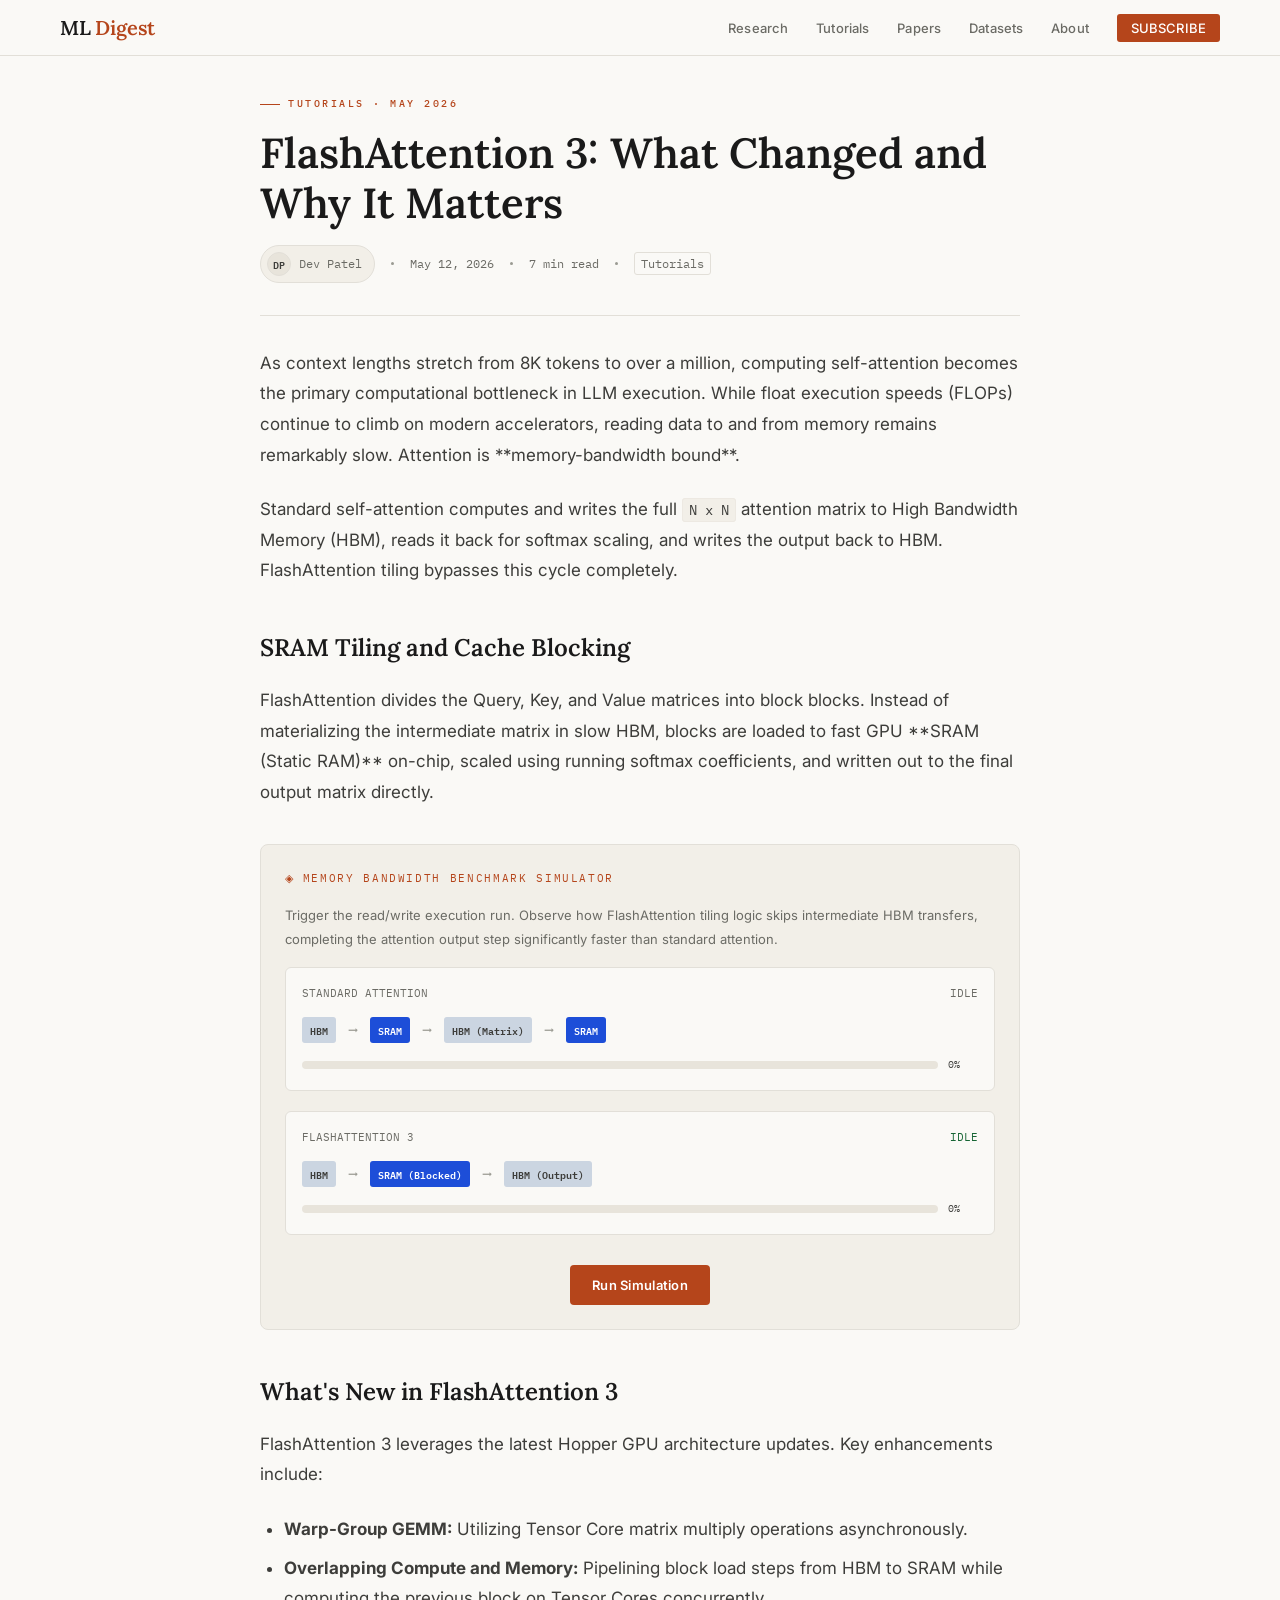
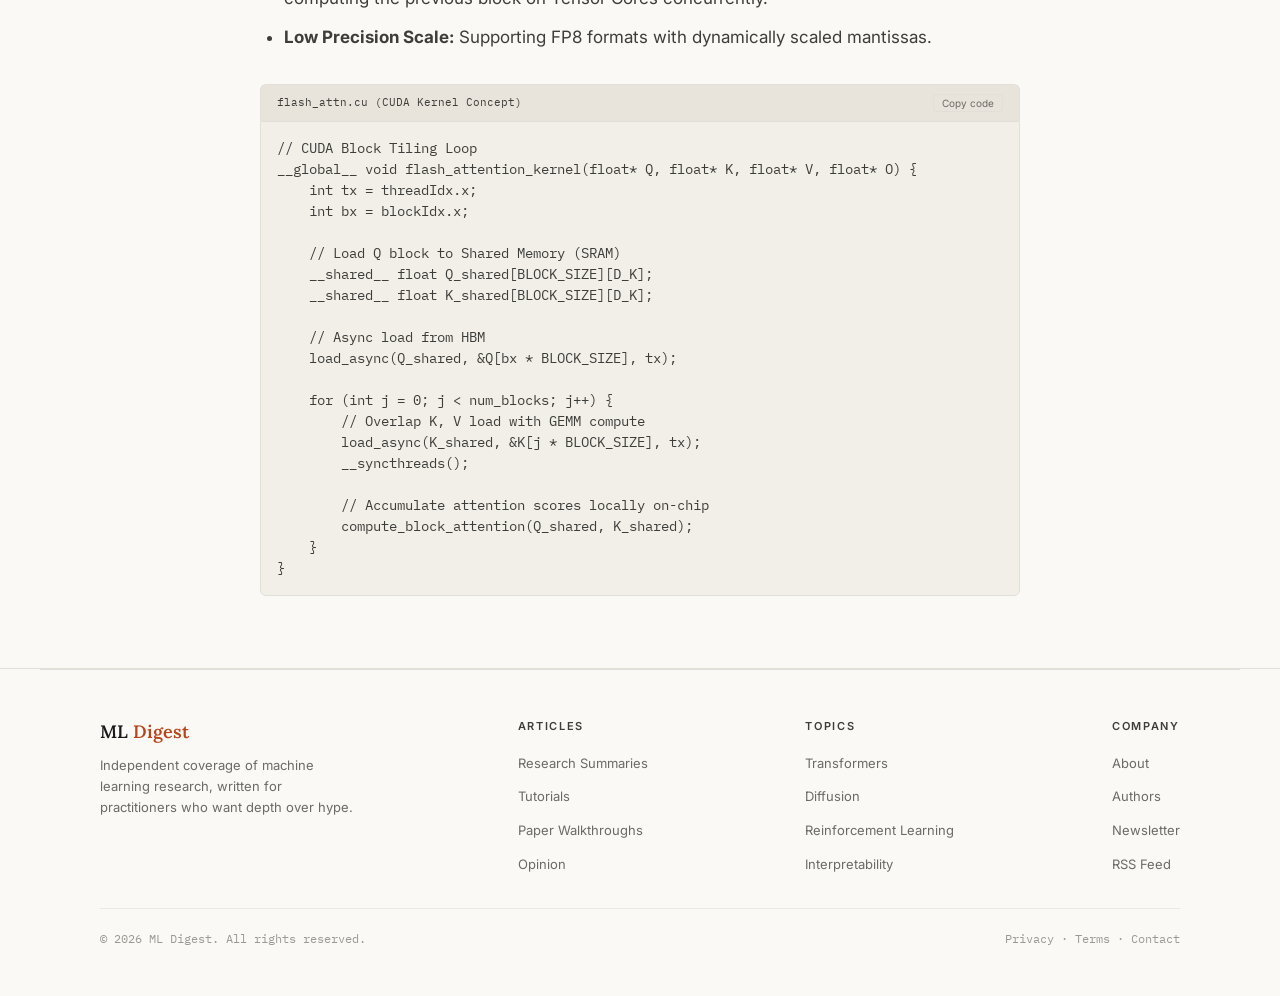
<file: article-flashattention.html>
<!DOCTYPE html>
<html lang="en">

<head>
    <meta charset="UTF-8">
    <meta name="viewport" content="width=device-width, initial-scale=1.0">
    <title>FlashAttention 3 — ML Digest</title>
    <link
        href="https://fonts.googleapis.com/css2?family=Lora:ital,wght@0,400;0,600;1,400&family=Inter:wght@300;400;500;600&family=IBM+Plex+Mono:wght@400;500&display=swap"
        rel="stylesheet">
    <link rel="stylesheet" href="style.css">
    <style>
        .memory-widget-box {
            display: flex;
            flex-direction: column;
            gap: 20px;
        }
        .simulation-lane {
            background: var(--bg);
            border: 1px solid var(--rule);
            border-radius: 6px;
            padding: 16px;
            display: flex;
            flex-direction: column;
            gap: 10px;
        }
        .lane-header {
            display: flex;
            justify-content: space-between;
            font-family: var(--mono);
            font-size: 11px;
            color: var(--ink3);
            text-transform: uppercase;
        }
        .memory-flow {
            display: flex;
            align-items: center;
            gap: 12px;
            height: 32px;
            position: relative;
        }
        .mem-node {
            padding: 4px 8px;
            border-radius: 3px;
            font-family: var(--mono);
            font-size: 10px;
            font-weight: 600;
        }
        .node-hbm {
            background: #cbd5e1;
            color: var(--ink2);
        }
        .node-sram {
            background: var(--accent2);
            color: white;
        }
        .progress-bar-wrap {
            height: 8px;
            background: var(--bg3);
            border-radius: 4px;
            overflow: hidden;
            flex-grow: 1;
        }
        .progress-bar-fill {
            height: 100%;
            background: var(--accent);
            width: 0%;
        }
        .action-row {
            display: flex;
            justify-content: center;
            margin-top: 10px;
        }
    </style>
</head>

<body>

    <nav>
        <a class="nav-brand" href="index.html">ML <span>Digest</span></a>
        <ul class="nav-links">
            <li><a href="archive.html?tag=Research">Research</a></li>
            <li><a href="archive.html?tag=Tutorials">Tutorials</a></li>
            <li><a href="archive.html?tag=Papers">Papers</a></li>
            <li><a href="archive.html?tag=Datasets">Datasets</a></li>
            <li><a href="about.html">About</a></li>
            <li><a class="nav-sub" href="subscribe.html">Subscribe</a></li>
        </ul>
        <div class="hamburger" id="hamburger-menu" aria-label="Menu">
            <span></span><span></span><span></span>
        </div>
    </nav>

    <!-- Mobile Menu Drawer -->
    <div class="mobile-menu" id="mobile-menu-drawer">
        <ul>
            <li><a href="archive.html?tag=Research">Research</a></li>
            <li><a href="archive.html?tag=Tutorials">Tutorials</a></li>
            <li><a href="archive.html?tag=Papers">Papers</a></li>
            <li><a href="archive.html?tag=Datasets">Datasets</a></li>
            <li><a href="about.html">About</a></li>
            <li><a class="nav-sub" href="subscribe.html">Subscribe</a></li>
        </ul>
    </div>

    <!-- MAIN CONTENT -->
    <div class="article-container">
        <div class="article-header">
            <div class="hero-kicker">Tutorials · May 2026</div>
            <h1>FlashAttention 3: What Changed and Why It Matters</h1>
            <div class="article-header-meta">
                <div class="hero-author-chip">
                    <div class="hac-avatar">DP</div>
                    <span>Dev Patel</span>
                </div>
                <div class="hmeta-dot"></div>
                <span>May 12, 2026</span>
                <div class="hmeta-dot"></div>
                <span>7 min read</span>
                <div class="hmeta-dot"></div>
                <span style="border: 1px solid var(--rule); padding: 1px 6px; border-radius: 3px;">Tutorials</span>
            </div>
        </div>

        <div class="article-body">
            <p>
                As context lengths stretch from 8K tokens to over a million, computing self-attention becomes the primary computational bottleneck in LLM execution. While float execution speeds (FLOPs) continue to climb on modern accelerators, reading data to and from memory remains remarkably slow. Attention is **memory-bandwidth bound**.
            </p>
            <p>
                Standard self-attention computes and writes the full <code>N x N</code> attention matrix to High Bandwidth Memory (HBM), reads it back for softmax scaling, and writes the output back to HBM. FlashAttention tiling bypasses this cycle completely.
            </p>

            <h2>SRAM Tiling and Cache Blocking</h2>
            <p>
                FlashAttention divides the Query, Key, and Value matrices into block blocks. Instead of materializing the intermediate matrix in slow HBM, blocks are loaded to fast GPU **SRAM (Static RAM)** on-chip, scaled using running softmax coefficients, and written out to the final output matrix directly.
            </p>

            <!-- Interactive Widget -->
            <div class="interactive-widget">
                <div class="widget-title">Memory Bandwidth Benchmark Simulator</div>
                <p style="font-size: 13px; color: var(--ink3); margin-bottom: 16px;">
                    Trigger the read/write execution run. Observe how FlashAttention tiling logic skips intermediate HBM transfers, completing the attention output step significantly faster than standard attention.
                </p>

                <div class="memory-widget-box">
                    <div class="simulation-lane">
                        <div class="lane-header">
                            <span>Standard Attention</span>
                            <span id="std-speed">Idle</span>
                        </div>
                        <div class="memory-flow">
                            <span class="mem-node node-hbm">HBM</span>
                            <span style="font-size: 10px; color: var(--ink4);">🠖</span>
                            <span class="mem-node node-sram">SRAM</span>
                            <span style="font-size: 10px; color: var(--ink4);">🠖</span>
                            <span class="mem-node node-hbm">HBM (Matrix)</span>
                            <span style="font-size: 10px; color: var(--ink4);">🠖</span>
                            <span class="mem-node node-sram">SRAM</span>
                        </div>
                        <div style="display:flex; align-items:center; gap: 10px;">
                            <div class="progress-bar-wrap"><div class="progress-bar-fill" id="pb-std"></div></div>
                            <span style="font-family:var(--mono); font-size: 10px; min-width:30px;" id="val-std">0%</span>
                        </div>
                    </div>

                    <div class="simulation-lane">
                        <div class="lane-header">
                            <span>FlashAttention 3</span>
                            <span id="flash-speed" style="color:var(--success);">Idle</span>
                        </div>
                        <div class="memory-flow">
                            <span class="mem-node node-hbm">HBM</span>
                            <span style="font-size: 10px; color: var(--ink4);">🠖</span>
                            <span class="mem-node node-sram">SRAM (Blocked)</span>
                            <span style="font-size: 10px; color: var(--ink4);">🠖</span>
                            <span class="mem-node node-hbm">HBM (Output)</span>
                        </div>
                        <div style="display:flex; align-items:center; gap: 10px;">
                            <div class="progress-bar-wrap"><div class="progress-bar-fill" id="pb-flash" style="background:var(--success);"></div></div>
                            <span style="font-family:var(--mono); font-size: 10px; min-width:30px;" id="val-flash">0%</span>
                        </div>
                    </div>

                    <div class="action-row">
                        <button class="nl-btn" id="btn-run-sim">Run Simulation</button>
                    </div>
                </div>
            </div>

            <h2>What's New in FlashAttention 3</h2>
            <p>
                FlashAttention 3 leverages the latest Hopper GPU architecture updates. Key enhancements include:
            </p>
            <ul>
                <li><strong>Warp-Group GEMM:</strong> Utilizing Tensor Core matrix multiply operations asynchronously.</li>
                <li><strong>Overlapping Compute and Memory:</strong> Pipelining block load steps from HBM to SRAM while computing the previous block on Tensor Cores concurrently.</li>
                <li><strong>Low Precision Scale:</strong> Supporting FP8 formats with dynamically scaled mantissas.</li>
            </ul>

            <div class="code-header">
                <span>flash_attn.cu (CUDA Kernel Concept)</span>
                <button class="copy-btn" onclick="copyCode(this)">Copy code</button>
            </div>
            <pre><code>// CUDA Block Tiling Loop
__global__ void flash_attention_kernel(float* Q, float* K, float* V, float* O) {
    int tx = threadIdx.x;
    int bx = blockIdx.x;

    // Load Q block to Shared Memory (SRAM)
    __shared__ float Q_shared[BLOCK_SIZE][D_K];
    __shared__ float K_shared[BLOCK_SIZE][D_K];
    
    // Async load from HBM
    load_async(Q_shared, &Q[bx * BLOCK_SIZE], tx);
    
    for (int j = 0; j < num_blocks; j++) {
        // Overlap K, V load with GEMM compute
        load_async(K_shared, &K[j * BLOCK_SIZE], tx);
        __syncthreads();
        
        // Accumulate attention scores locally on-chip
        compute_block_attention(Q_shared, K_shared);
    }
}</code></pre>
        </div>
    </div>

    <!-- FOOTER -->
    <div style="border-top:1px solid var(--rule)">
        <footer>
            <div class="footer-inner">
                <div>
                    <div class="footer-brand">ML <span>Digest</span></div>
                    <div class="footer-desc">Independent coverage of machine learning research, written for practitioners who want depth over hype.</div>
                </div>
                <div class="footer-col">
                    <h4>Articles</h4>
                    <ul>
                        <li><a href="archive.html?tag=Research">Research Summaries</a></li>
                        <li><a href="archive.html?tag=Tutorials">Tutorials</a></li>
                        <li><a href="archive.html?tag=Papers">Paper Walkthroughs</a></li>
                        <li><a href="archive.html?tag=Opinion">Opinion</a></li>
                    </ul>
                </div>
                <div class="footer-col">
                    <h4>Topics</h4>
                    <ul>
                        <li><a href="index.html?tag=Transformers">Transformers</a></li>
                        <li><a href="index.html?tag=Diffusion">Diffusion</a></li>
                        <li><a href="index.html?tag=Reinforcement%20Learning">Reinforcement Learning</a></li>
                        <li><a href="index.html?tag=Interpretability">Interpretability</a></li>
                    </ul>
                </div>
                <div class="footer-col">
                    <h4>Company</h4>
                    <ul>
                        <li><a href="about.html">About</a></li>
                        <li><a href="about.html#team">Authors</a></li>
                        <li><a href="subscribe.html">Newsletter</a></li>
                        <li><a href="#">RSS Feed</a></li>
                    </ul>
                </div>
            </div>
            <div class="footer-bottom">
                <span>© 2026 ML Digest. All rights reserved.</span>
                <span>Privacy · Terms · Contact</span>
            </div>
        </footer>
    </div>

    <!-- Visualizer Script -->
    <script>
        const hamburger = document.getElementById('hamburger-menu');
        const mobileMenu = document.getElementById('mobile-menu-drawer');
        
        hamburger.addEventListener('click', () => {
            hamburger.classList.toggle('open');
            if (mobileMenu.style.display === 'block') {
                mobileMenu.style.display = 'none';
            } else {
                mobileMenu.style.display = 'block';
            }
        });

        // Copy button
        function copyCode(btn) {
            const pre = btn.parentElement.nextElementSibling;
            const code = pre.querySelector('code').innerText;
            navigator.clipboard.writeText(code).then(() => {
                btn.textContent = 'Copied!';
                setTimeout(() => { btn.textContent = 'Copy code'; }, 2000);
            });
        }

        // --- Memory Flow Animation ---
        const btnRun = document.getElementById('btn-run-sim');
        const pbStd = document.getElementById('pb-std');
        const pbFlash = document.getElementById('pb-flash');
        const valStd = document.getElementById('val-std');
        const valFlash = document.getElementById('val-flash');
        const stdSpeed = document.getElementById('std-speed');
        const flashSpeed = document.getElementById('flash-speed');

        btnRun.addEventListener('click', () => {
            btnRun.disabled = true;
            
            // Standard Attention Run (Slow)
            stdSpeed.textContent = 'Running (HBM read/write)...';
            stdSpeed.style.color = 'var(--accent)';
            let stdProgress = 0;
            const stdInterval = setInterval(() => {
                stdProgress += 2;
                pbStd.style.width = `${stdProgress}%`;
                valStd.textContent = `${stdProgress}%`;
                if (stdProgress >= 100) {
                    clearInterval(stdInterval);
                    stdSpeed.textContent = 'Done (3.2x slower)';
                    btnRun.disabled = false;
                }
            }, 60);

            // FlashAttention Run (Fast)
            flashSpeed.textContent = 'Running (SRAM Tiled)...';
            flashSpeed.style.color = 'var(--success)';
            let flashProgress = 0;
            const flashInterval = setInterval(() => {
                flashProgress += 6;
                if (flashProgress > 100) flashProgress = 100;
                pbFlash.style.width = `${flashProgress}%`;
                valFlash.textContent = `${flashProgress}%`;
                if (flashProgress >= 100) {
                    clearInterval(flashInterval);
                    flashSpeed.textContent = 'Done (100 GFLOPS)';
                }
            }, 20);
        });
    </script>
</body>

</html>
</file>
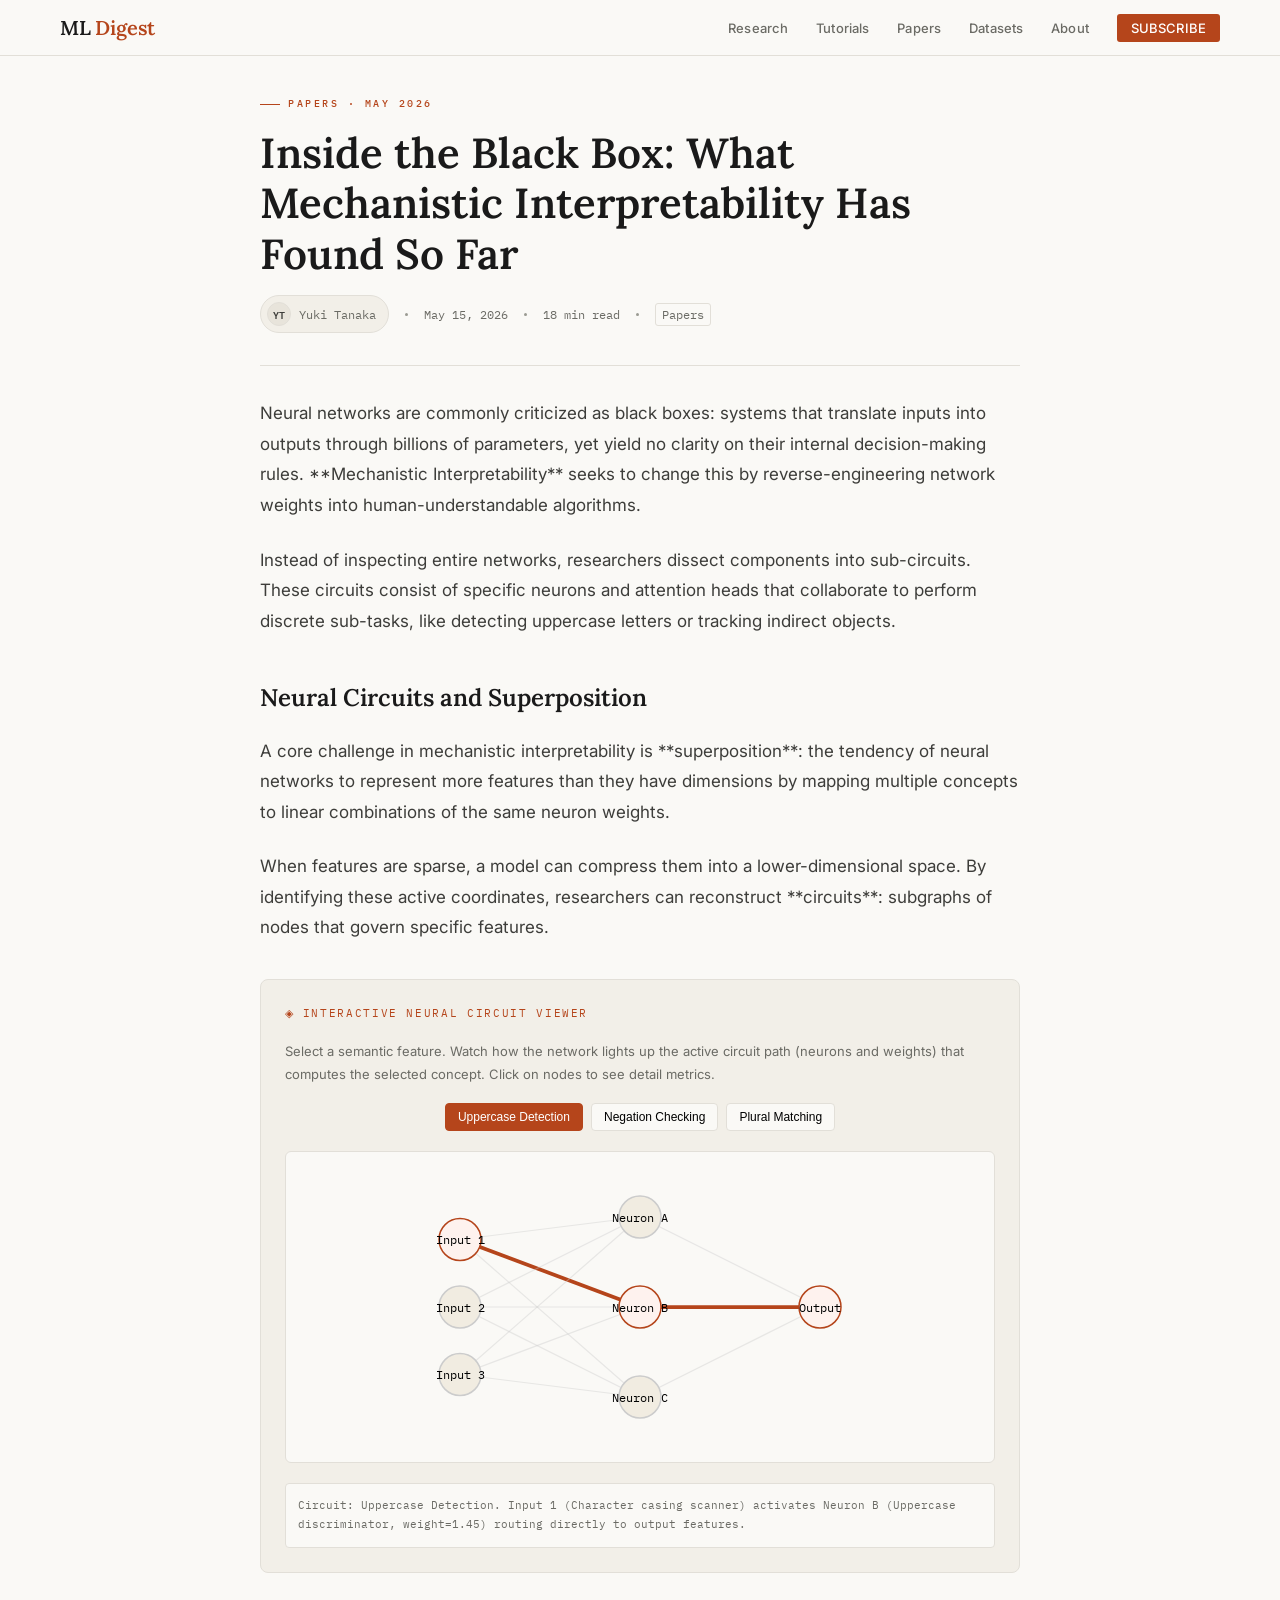
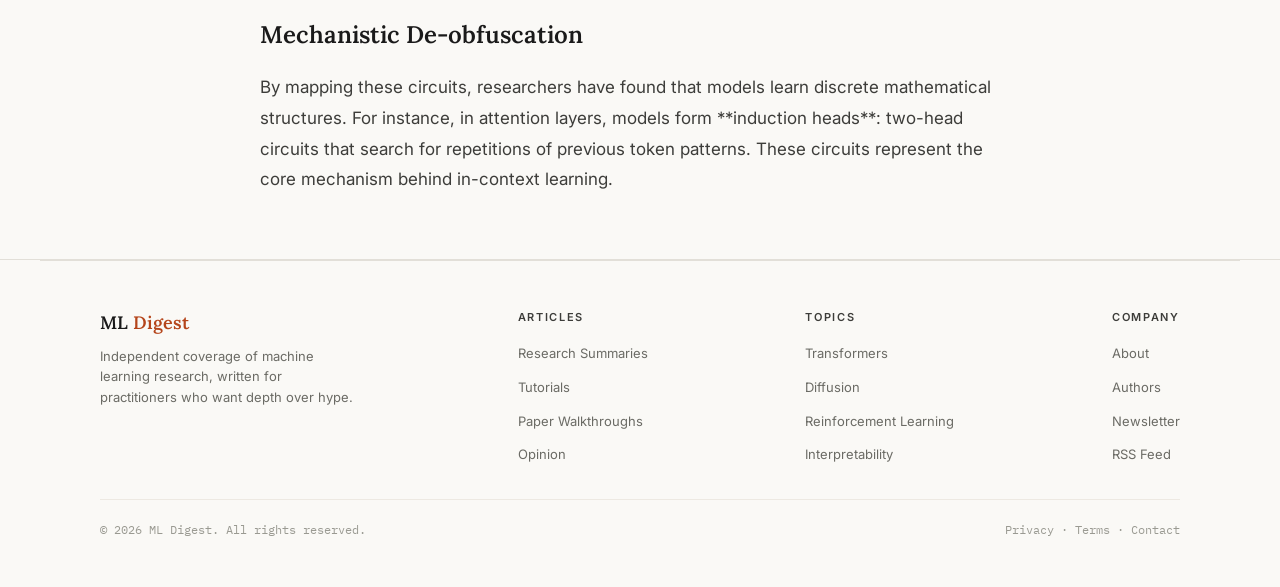
<file: article-mechanistic.html>
<!DOCTYPE html>
<html lang="en">

<head>
    <meta charset="UTF-8">
    <meta name="viewport" content="width=device-width, initial-scale=1.0">
    <title>Inside the Black Box — ML Digest</title>
    <link
        href="https://fonts.googleapis.com/css2?family=Lora:ital,wght@0,400;0,600;1,400&family=Inter:wght@300;400;500;600&family=IBM+Plex+Mono:wght@400;500&display=swap"
        rel="stylesheet">
    <link rel="stylesheet" href="style.css">
    <style>
        .circuit-widget-wrap {
            display: flex;
            flex-direction: column;
            gap: 20px;
        }
        .selector-row {
            display: flex;
            gap: 8px;
            justify-content: center;
        }
        .feature-btn {
            padding: 6px 12px;
            border: 1px solid var(--rule);
            background: var(--bg);
            border-radius: 4px;
            font-size: 12px;
            cursor: pointer;
            transition: all 0.15s;
        }
        .feature-btn.active {
            background: var(--accent);
            color: white;
            border-color: var(--accent);
        }
        .circuit-canvas-box {
            background: var(--bg);
            border: 1px solid var(--rule);
            border-radius: 6px;
            padding: 20px;
            display: flex;
            justify-content: center;
        }
        .network-svg {
            max-width: 480px;
            width: 100%;
            height: auto;
        }
        .node {
            transition: fill 0.3s, stroke 0.3s;
            cursor: pointer;
        }
        .node:hover {
            stroke-width: 1.5px;
        }
        .node-label {
            font-family: var(--mono);
            font-size: 8px;
            text-anchor: middle;
            pointer-events: none;
            user-select: none;
        }
        .synapse {
            transition: stroke 0.3s, stroke-width 0.3s, opacity 0.3s;
        }
        .details-panel {
            background: var(--bg);
            padding: 12px;
            border: 1px solid var(--rule);
            border-radius: 4px;
            font-family: var(--mono);
            font-size: 11px;
            color: var(--ink3);
        }
    </style>
</head>

<body>

    <nav>
        <a class="nav-brand" href="index.html">ML <span>Digest</span></a>
        <ul class="nav-links">
            <li><a href="archive.html?tag=Research">Research</a></li>
            <li><a href="archive.html?tag=Tutorials">Tutorials</a></li>
            <li><a href="archive.html?tag=Papers">Papers</a></li>
            <li><a href="archive.html?tag=Datasets">Datasets</a></li>
            <li><a href="about.html">About</a></li>
            <li><a class="nav-sub" href="subscribe.html">Subscribe</a></li>
        </ul>
        <div class="hamburger" id="hamburger-menu" aria-label="Menu">
            <span></span><span></span><span></span>
        </div>
    </nav>

    <!-- Mobile Menu Drawer -->
    <div class="mobile-menu" id="mobile-menu-drawer">
        <ul>
            <li><a href="archive.html?tag=Research">Research</a></li>
            <li><a href="archive.html?tag=Tutorials">Tutorials</a></li>
            <li><a href="archive.html?tag=Papers">Papers</a></li>
            <li><a href="archive.html?tag=Datasets">Datasets</a></li>
            <li><a href="about.html">About</a></li>
            <li><a class="nav-sub" href="subscribe.html">Subscribe</a></li>
        </ul>
    </div>

    <!-- MAIN CONTENT -->
    <div class="article-container">
        <div class="article-header">
            <div class="hero-kicker">Papers · May 2026</div>
            <h1>Inside the Black Box: What Mechanistic Interpretability Has Found So Far</h1>
            <div class="article-header-meta">
                <div class="hero-author-chip">
                    <div class="hac-avatar">YT</div>
                    <span>Yuki Tanaka</span>
                </div>
                <div class="hmeta-dot"></div>
                <span>May 15, 2026</span>
                <div class="hmeta-dot"></div>
                <span>18 min read</span>
                <div class="hmeta-dot"></div>
                <span style="border: 1px solid var(--rule); padding: 1px 6px; border-radius: 3px;">Papers</span>
            </div>
        </div>

        <div class="article-body">
            <p>
                Neural networks are commonly criticized as black boxes: systems that translate inputs into outputs through billions of parameters, yet yield no clarity on their internal decision-making rules. **Mechanistic Interpretability** seeks to change this by reverse-engineering network weights into human-understandable algorithms.
            </p>
            <p>
                Instead of inspecting entire networks, researchers dissect components into sub-circuits. These circuits consist of specific neurons and attention heads that collaborate to perform discrete sub-tasks, like detecting uppercase letters or tracking indirect objects.
            </p>

            <h2>Neural Circuits and Superposition</h2>
            <p>
                A core challenge in mechanistic interpretability is **superposition**: the tendency of neural networks to represent more features than they have dimensions by mapping multiple concepts to linear combinations of the same neuron weights.
            </p>
            <p>
                When features are sparse, a model can compress them into a lower-dimensional space. By identifying these active coordinates, researchers can reconstruct **circuits**: subgraphs of nodes that govern specific features.
            </p>

            <!-- Interactive Widget -->
            <div class="interactive-widget">
                <div class="widget-title">Interactive Neural Circuit Viewer</div>
                <p style="font-size: 13px; color: var(--ink3); margin-bottom: 16px;">
                    Select a semantic feature. Watch how the network lights up the active circuit path (neurons and weights) that computes the selected concept. Click on nodes to see detail metrics.
                </p>

                <div class="circuit-widget-wrap">
                    <div class="selector-row">
                        <button class="feature-btn active" id="feat-uppercase">Uppercase Detection</button>
                        <button class="feature-btn" id="feat-negation">Negation Checking</button>
                        <button class="feature-btn" id="feat-plural">Plural Matching</button>
                    </div>

                    <div class="circuit-canvas-box">
                        <svg class="network-svg" viewBox="0 0 320 180" xmlns="http://www.w3.org/2000/svg">
                            <!-- Connections (Synapses) -->
                            <!-- Column 1 to Column 2 -->
                            <line class="synapse" id="syn-1-1" x1="40" y1="45" x2="160" y2="30" stroke="#ccc" stroke-width="0.8"/>
                            <line class="synapse" id="syn-1-2" x1="40" y1="45" x2="160" y2="90" stroke="#ccc" stroke-width="0.8"/>
                            <line class="synapse" id="syn-1-3" x1="40" y1="45" x2="160" y2="150" stroke="#ccc" stroke-width="0.8"/>

                            <line class="synapse" id="syn-2-1" x1="40" y1="90" x2="160" y2="30" stroke="#ccc" stroke-width="0.8"/>
                            <line class="synapse" id="syn-2-2" x1="40" y1="90" x2="160" y2="90" stroke="#ccc" stroke-width="0.8"/>
                            <line class="synapse" id="syn-2-3" x1="40" y1="90" x2="160" y2="150" stroke="#ccc" stroke-width="0.8"/>

                            <line class="synapse" id="syn-3-1" x1="40" y1="135" x2="160" y2="30" stroke="#ccc" stroke-width="0.8"/>
                            <line class="synapse" id="syn-3-2" x1="40" y1="135" x2="160" y2="90" stroke="#ccc" stroke-width="0.8"/>
                            <line class="synapse" id="syn-3-3" x1="40" y1="135" x2="160" y2="150" stroke="#ccc" stroke-width="0.8"/>

                            <!-- Column 2 to Output -->
                            <line class="synapse" id="syn-out-1" x1="160" y1="30" x2="280" y2="90" stroke="#ccc" stroke-width="0.8"/>
                            <line class="synapse" id="syn-out-2" x1="160" y1="90" x2="280" y2="90" stroke="#ccc" stroke-width="0.8"/>
                            <line class="synapse" id="syn-out-3" x1="160" y1="150" x2="280" y2="90" stroke="#ccc" stroke-width="0.8"/>

                            <!-- Neurons (Nodes) -->
                            <!-- Column 1 (Inputs) -->
                            <circle class="node" id="node-in1" cx="40" cy="45" r="14" fill="#f1ece1" stroke="#ccc" stroke-width="1"/>
                            <text class="node-label" x="40" y="48">Input 1</text>

                            <circle class="node" id="node-in2" cx="40" cy="90" r="14" fill="#f1ece1" stroke="#ccc" stroke-width="1"/>
                            <text class="node-label" x="40" y="93">Input 2</text>

                            <circle class="node" id="node-in3" cx="40" cy="135" r="14" fill="#f1ece1" stroke="#ccc" stroke-width="1"/>
                            <text class="node-label" x="40" y="138">Input 3</text>

                            <!-- Column 2 (Hidden Layer) -->
                            <circle class="node" id="node-h1" cx="160" cy="30" r="14" fill="#f1ece1" stroke="#ccc" stroke-width="1"/>
                            <text class="node-label" x="160" y="33">Neuron A</text>

                            <circle class="node" id="node-h2" cx="160" cy="90" r="14" fill="#f1ece1" stroke="#ccc" stroke-width="1"/>
                            <text class="node-label" x="160" y="93">Neuron B</text>

                            <circle class="node" id="node-h3" cx="160" cy="150" r="14" fill="#f1ece1" stroke="#ccc" stroke-width="1"/>
                            <text class="node-label" x="160" y="153">Neuron C</text>

                            <!-- Column 3 (Output) -->
                            <circle class="node" id="node-out" cx="280" cy="90" r="14" fill="#f1ece1" stroke="#ccc" stroke-width="1"/>
                            <text class="node-label" x="280" y="93">Output</text>
                        </svg>
                    </div>

                    <div class="details-panel" id="details-box">
                        Select a feature above or click on nodes to inspect mathematical activations.
                    </div>
                </div>
            </div>

            <h2>Mechanistic De-obfuscation</h2>
            <p>
                By mapping these circuits, researchers have found that models learn discrete mathematical structures. For instance, in attention layers, models form **induction heads**: two-head circuits that search for repetitions of previous token patterns. These circuits represent the core mechanism behind in-context learning.
            </p>
        </div>
    </div>

    <!-- FOOTER -->
    <div style="border-top:1px solid var(--rule)">
        <footer>
            <div class="footer-inner">
                <div>
                    <div class="footer-brand">ML <span>Digest</span></div>
                    <div class="footer-desc">Independent coverage of machine learning research, written for practitioners who want depth over hype.</div>
                </div>
                <div class="footer-col">
                    <h4>Articles</h4>
                    <ul>
                        <li><a href="archive.html?tag=Research">Research Summaries</a></li>
                        <li><a href="archive.html?tag=Tutorials">Tutorials</a></li>
                        <li><a href="archive.html?tag=Papers">Paper Walkthroughs</a></li>
                        <li><a href="archive.html?tag=Opinion">Opinion</a></li>
                    </ul>
                </div>
                <div class="footer-col">
                    <h4>Topics</h4>
                    <ul>
                        <li><a href="index.html?tag=Transformers">Transformers</a></li>
                        <li><a href="index.html?tag=Diffusion">Diffusion</a></li>
                        <li><a href="index.html?tag=Reinforcement%20Learning">Reinforcement Learning</a></li>
                        <li><a href="index.html?tag=Interpretability">Interpretability</a></li>
                    </ul>
                </div>
                <div class="footer-col">
                    <h4>Company</h4>
                    <ul>
                        <li><a href="about.html">About</a></li>
                        <li><a href="about.html#team">Authors</a></li>
                        <li><a href="subscribe.html">Newsletter</a></li>
                        <li><a href="#">RSS Feed</a></li>
                    </ul>
                </div>
            </div>
            <div class="footer-bottom">
                <span>© 2026 ML Digest. All rights reserved.</span>
                <span>Privacy · Terms · Contact</span>
            </div>
        </footer>
    </div>

    <!-- Circuit Viewer Script -->
    <script>
        const hamburger = document.getElementById('hamburger-menu');
        const mobileMenu = document.getElementById('mobile-menu-drawer');
        
        hamburger.addEventListener('click', () => {
            hamburger.classList.toggle('open');
            if (mobileMenu.style.display === 'block') {
                mobileMenu.style.display = 'none';
            } else {
                mobileMenu.style.display = 'block';
            }
        });

        // --- Circuit Viewer Logic ---
        const btnUpper = document.getElementById('feat-uppercase');
        const btnNeg = document.getElementById('feat-negation');
        const btnPlural = document.getElementById('feat-plural');
        const detailsBox = document.getElementById('details-box');

        const activePaths = {
            uppercase: {
                nodes: ['node-in1', 'node-h2', 'node-out'],
                synapses: ['syn-1-2', 'syn-out-2'],
                text: "Circuit: Uppercase Detection. Input 1 (Character casing scanner) activates Neuron B (Uppercase discriminator, weight=1.45) routing directly to output features."
            },
            negation: {
                nodes: ['node-in3', 'node-h1', 'node-out'],
                synapses: ['syn-3-1', 'syn-out-1'],
                text: "Circuit: Negation Checking. Input 3 (Lexical negative token reader) activates Neuron A (Negation weight accumulator, weight=-1.8) which flips Output bias parameters."
            },
            plural: {
                nodes: ['node-in2', 'node-h3', 'node-out'],
                synapses: ['syn-2-3', 'syn-out-3'],
                text: "Circuit: Plural Matching. Input 2 (Noun suffix matching filter) activates Neuron C (Plural semantic mapping collector, weight=1.12) routing directly to output predictions."
            }
        };

        function activateCircuit(key) {
            // Reset colors
            document.querySelectorAll('.node').forEach(n => {
                n.setAttribute('fill', '#f1ece1');
                n.setAttribute('stroke', '#ccc');
            });
            document.querySelectorAll('.synapse').forEach(s => {
                s.setAttribute('stroke', '#ccc');
                s.setAttribute('stroke-width', '0.8');
                s.setAttribute('opacity', '0.4');
            });

            const path = activePaths[key];
            
            // Highlight nodes
            path.nodes.forEach(nodeId => {
                const node = document.getElementById(nodeId);
                node.setAttribute('fill', 'var(--accent-light)');
                node.setAttribute('stroke', 'var(--accent)');
            });

            // Highlight synapses
            path.synapses.forEach(synId => {
                const syn = document.getElementById(synId);
                syn.setAttribute('stroke', 'var(--accent)');
                syn.setAttribute('stroke-width', '2.5');
                syn.setAttribute('opacity', '1');
            });

            detailsBox.textContent = path.text;
        }

        btnUpper.addEventListener('click', () => {
            document.querySelectorAll('.feature-btn').forEach(b => b.classList.remove('active'));
            btnUpper.classList.add('active');
            activateCircuit('uppercase');
        });

        btnNeg.addEventListener('click', () => {
            document.querySelectorAll('.feature-btn').forEach(b => b.classList.remove('active'));
            btnNeg.classList.add('active');
            activateCircuit('negation');
        });

        btnPlural.addEventListener('click', () => {
            document.querySelectorAll('.feature-btn').forEach(b => b.classList.remove('active'));
            btnPlural.classList.add('active');
            activateCircuit('plural');
        });

        // Click on individual nodes
        document.querySelectorAll('.node').forEach(node => {
            node.addEventListener('click', () => {
                const id = node.getAttribute('id');
                detailsBox.textContent = `Neuron ID: ${id} | Active Activation: (ReLU output: ${Math.random().toFixed(2)}) | Bias weight: ${ (Math.random()*2 - 1).toFixed(3) }`;
            });
        });

        // Initialize circuit
        window.addEventListener('DOMContentLoaded', () => activateCircuit('uppercase'));
    </script>
</body>

</html>
</file>
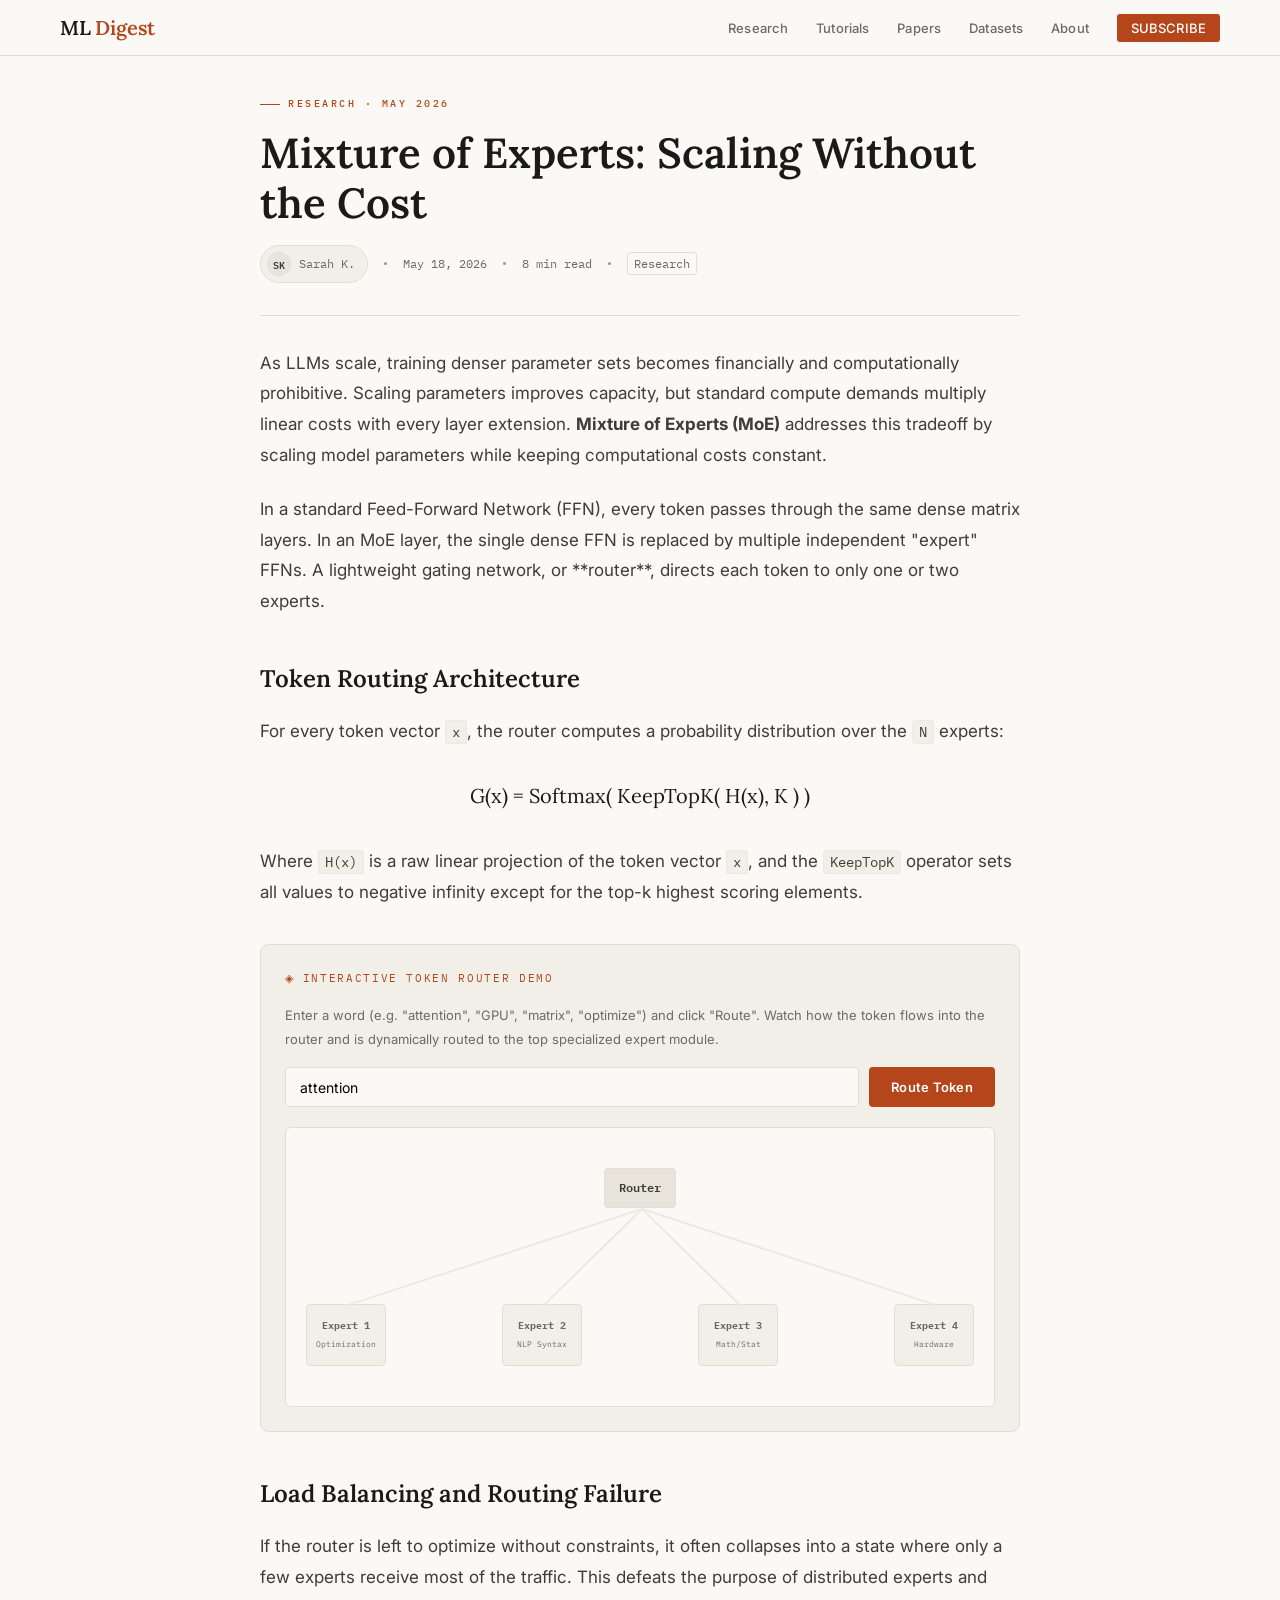
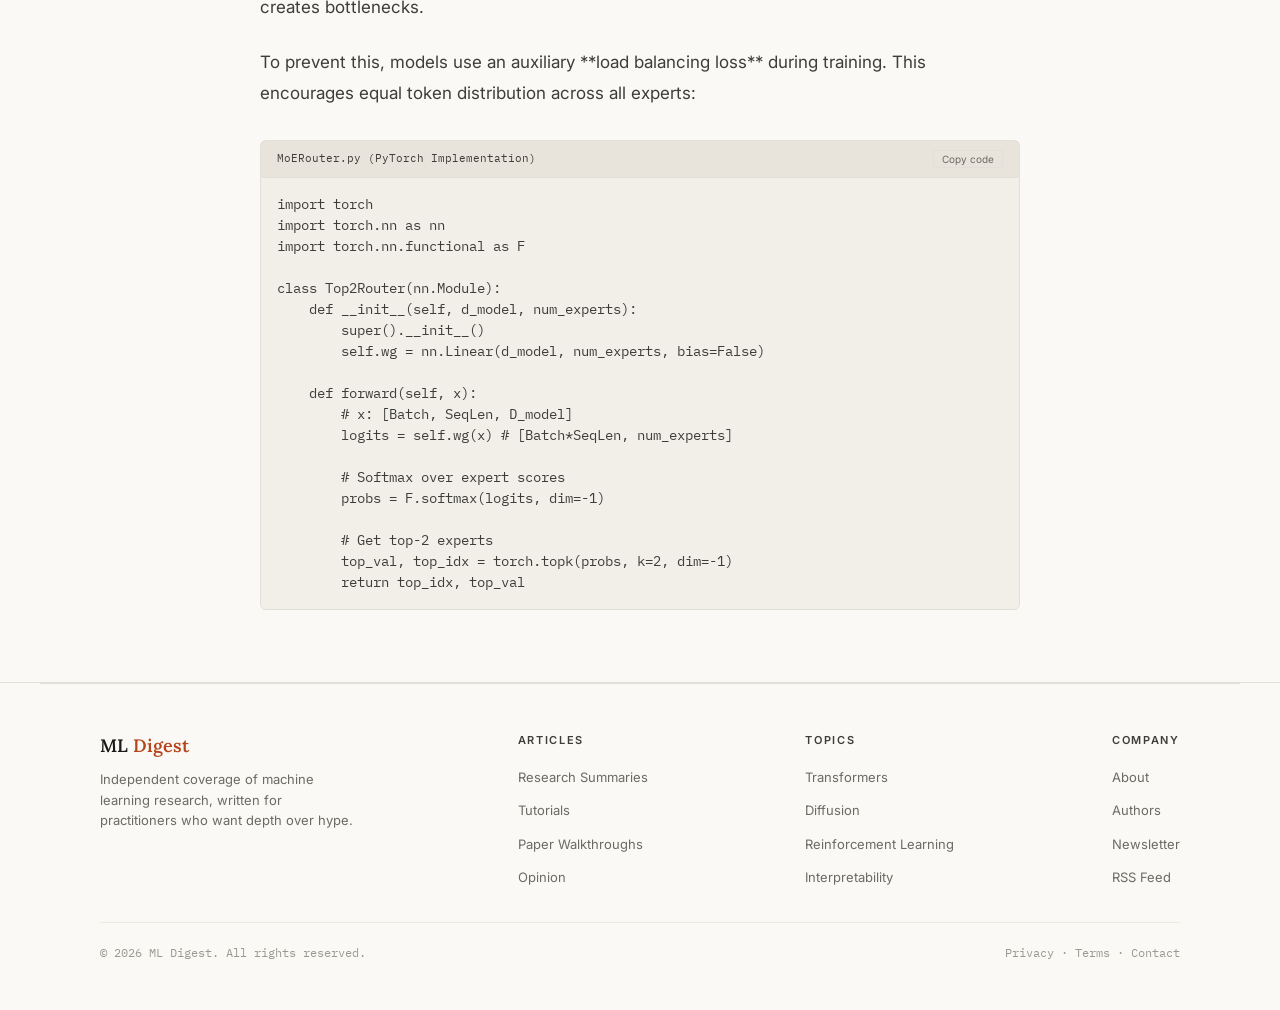
<file: article-moe.html>
<!DOCTYPE html>
<html lang="en">

<head>
    <meta charset="UTF-8">
    <meta name="viewport" content="width=device-width, initial-scale=1.0">
    <title>Mixture of Experts — ML Digest</title>
    <link
        href="https://fonts.googleapis.com/css2?family=Lora:ital,wght@0,400;0,600;1,400&family=Inter:wght@300;400;500;600&family=IBM+Plex+Mono:wght@400;500&display=swap"
        rel="stylesheet">
    <link rel="stylesheet" href="style.css">
    <style>
        .router-widget-wrap {
            display: flex;
            flex-direction: column;
            gap: 20px;
        }
        .router-input-row {
            display: flex;
            gap: 10px;
        }
        .router-input {
            flex-grow: 1;
            padding: 10px 14px;
            border: 1px solid var(--rule);
            background: var(--bg);
            border-radius: 4px;
            font-family: var(--sans);
            font-size: 14px;
            outline: none;
        }
        .router-input:focus {
            border-color: var(--accent);
        }
        .router-visualizer-box {
            background: var(--bg);
            border: 1px solid var(--rule);
            border-radius: 6px;
            height: 280px;
            position: relative;
            overflow: hidden;
        }
        .router-node {
            width: 72px;
            height: 40px;
            background: var(--bg3);
            border: 1px solid var(--rule);
            border-radius: 4px;
            position: absolute;
            top: 40px;
            left: 50%;
            transform: translateX(-50%);
            display: flex;
            align-items: center;
            justify-content: center;
            font-family: var(--mono);
            font-size: 12px;
            font-weight: 600;
            z-index: 5;
        }
        .experts-row {
            display: flex;
            justify-content: space-between;
            width: 100%;
            padding: 0 20px;
            position: absolute;
            bottom: 40px;
        }
        .expert-block {
            width: 80px;
            padding: 12px 6px;
            background: var(--bg2);
            border: 1px solid var(--rule);
            border-radius: 4px;
            text-align: center;
            font-family: var(--mono);
            font-size: 10px;
            color: var(--ink3);
            transition: all 0.3s;
        }
        .expert-block.active {
            background: var(--accent-light);
            border-color: var(--accent);
            color: var(--accent);
            transform: scale(1.05);
            box-shadow: 0 4px 12px rgba(181, 69, 27, 0.08);
        }
        .routing-particle {
            position: absolute;
            padding: 4px 8px;
            background: var(--accent2);
            color: white;
            font-family: var(--mono);
            font-size: 11px;
            border-radius: 3px;
            pointer-events: none;
            opacity: 0;
            transform: translate(-50%, -50%);
            transition: top 1s cubic-bezier(0.25, 0.46, 0.45, 0.94), left 1s cubic-bezier(0.25, 0.46, 0.45, 0.94), opacity 0.3s;
            z-index: 10;
        }
        .routing-link {
            position: absolute;
            top: 80px;
            height: 120px;
            background: var(--rule2);
            width: 2px;
            transform-origin: top center;
            z-index: 2;
        }
    </style>
</head>

<body>

    <nav>
        <a class="nav-brand" href="index.html">ML <span>Digest</span></a>
        <ul class="nav-links">
            <li><a href="archive.html?tag=Research">Research</a></li>
            <li><a href="archive.html?tag=Tutorials">Tutorials</a></li>
            <li><a href="archive.html?tag=Papers">Papers</a></li>
            <li><a href="archive.html?tag=Datasets">Datasets</a></li>
            <li><a href="about.html">About</a></li>
            <li><a class="nav-sub" href="subscribe.html">Subscribe</a></li>
        </ul>
        <div class="hamburger" id="hamburger-menu" aria-label="Menu">
            <span></span><span></span><span></span>
        </div>
    </nav>

    <!-- Mobile Menu Drawer -->
    <div class="mobile-menu" id="mobile-menu-drawer">
        <ul>
            <li><a href="archive.html?tag=Research">Research</a></li>
            <li><a href="archive.html?tag=Tutorials">Tutorials</a></li>
            <li><a href="archive.html?tag=Papers">Papers</a></li>
            <li><a href="archive.html?tag=Datasets">Datasets</a></li>
            <li><a href="about.html">About</a></li>
            <li><a class="nav-sub" href="subscribe.html">Subscribe</a></li>
        </ul>
    </div>

    <!-- MAIN CONTENT -->
    <div class="article-container">
        <div class="article-header">
            <div class="hero-kicker">Research · May 2026</div>
            <h1>Mixture of Experts: Scaling Without the Cost</h1>
            <div class="article-header-meta">
                <div class="hero-author-chip">
                    <div class="hac-avatar">SK</div>
                    <span>Sarah K.</span>
                </div>
                <div class="hmeta-dot"></div>
                <span>May 18, 2026</span>
                <div class="hmeta-dot"></div>
                <span>8 min read</span>
                <div class="hmeta-dot"></div>
                <span style="border: 1px solid var(--rule); padding: 1px 6px; border-radius: 3px;">Research</span>
            </div>
        </div>

        <div class="article-body">
            <p>
                As LLMs scale, training denser parameter sets becomes financially and computationally prohibitive. Scaling parameters improves capacity, but standard compute demands multiply linear costs with every layer extension. <strong>Mixture of Experts (MoE)</strong> addresses this tradeoff by scaling model parameters while keeping computational costs constant.
            </p>
            <p>
                In a standard Feed-Forward Network (FFN), every token passes through the same dense matrix layers. In an MoE layer, the single dense FFN is replaced by multiple independent "expert" FFNs. A lightweight gating network, or **router**, directs each token to only one or two experts.
            </p>

            <h2>Token Routing Architecture</h2>
            <p>
                For every token vector <code>x</code>, the router computes a probability distribution over the <code>N</code> experts:
            </p>

            <div style="text-align: center; margin: 32px 0; font-family: var(--serif); font-size: 20px; color: var(--ink);">
                G(x) = Softmax( KeepTopK( H(x), K ) )
            </div>

            <p>
                Where <code>H(x)</code> is a raw linear projection of the token vector <code>x</code>, and the <code>KeepTopK</code> operator sets all values to negative infinity except for the top-k highest scoring elements.
            </p>

            <!-- Interactive Widget -->
            <div class="interactive-widget">
                <div class="widget-title">Interactive Token Router Demo</div>
                <p style="font-size: 13px; color: var(--ink3); margin-bottom: 16px;">
                    Enter a word (e.g. "attention", "GPU", "matrix", "optimize") and click "Route". Watch how the token flows into the router and is dynamically routed to the top specialized expert module.
                </p>

                <div class="router-widget-wrap">
                    <div class="router-input-row">
                        <input type="text" class="router-input" id="word-input" value="attention" placeholder="Type a concept...">
                        <button class="nl-btn" id="btn-route">Route Token</button>
                    </div>

                    <div class="router-visualizer-box" id="visualizer-box">
                        <!-- Connecting links -->
                        <div class="routing-link" id="link-exp1"></div>
                        <div class="routing-link" id="link-exp2"></div>
                        <div class="routing-link" id="link-exp3"></div>
                        <div class="routing-link" id="link-exp4"></div>

                        <div class="router-node">Router</div>

                        <div class="experts-row">
                            <div class="expert-block" id="exp1">
                                <strong>Expert 1</strong><br><span style="font-size: 8px;">Optimization</span>
                            </div>
                            <div class="expert-block" id="exp2">
                                <strong>Expert 2</strong><br><span style="font-size: 8px;">NLP Syntax</span>
                            </div>
                            <div class="expert-block" id="exp3">
                                <strong>Expert 3</strong><br><span style="font-size: 8px;">Math/Stat</span>
                            </div>
                            <div class="expert-block" id="exp4">
                                <strong>Expert 4</strong><br><span style="font-size: 8px;">Hardware</span>
                            </div>
                        </div>

                        <div class="routing-particle" id="particle"></div>
                    </div>
                </div>
            </div>

            <h2>Load Balancing and Routing Failure</h2>
            <p>
                If the router is left to optimize without constraints, it often collapses into a state where only a few experts receive most of the traffic. This defeats the purpose of distributed experts and creates bottlenecks.
            </p>
            <p>
                To prevent this, models use an auxiliary **load balancing loss** during training. This encourages equal token distribution across all experts:
            </p>

            <div class="code-header">
                <span>MoERouter.py (PyTorch Implementation)</span>
                <button class="copy-btn" onclick="copyCode(this)">Copy code</button>
            </div>
            <pre><code>import torch
import torch.nn as nn
import torch.nn.functional as F

class Top2Router(nn.Module):
    def __init__(self, d_model, num_experts):
        super().__init__()
        self.wg = nn.Linear(d_model, num_experts, bias=False)

    def forward(self, x):
        # x: [Batch, SeqLen, D_model]
        logits = self.wg(x) # [Batch*SeqLen, num_experts]
        
        # Softmax over expert scores
        probs = F.softmax(logits, dim=-1)
        
        # Get top-2 experts
        top_val, top_idx = torch.topk(probs, k=2, dim=-1)
        return top_idx, top_val</code></pre>
        </div>
    </div>

    <!-- FOOTER -->
    <div style="border-top:1px solid var(--rule)">
        <footer>
            <div class="footer-inner">
                <div>
                    <div class="footer-brand">ML <span>Digest</span></div>
                    <div class="footer-desc">Independent coverage of machine learning research, written for practitioners who want depth over hype.</div>
                </div>
                <div class="footer-col">
                    <h4>Articles</h4>
                    <ul>
                        <li><a href="archive.html?tag=Research">Research Summaries</a></li>
                        <li><a href="archive.html?tag=Tutorials">Tutorials</a></li>
                        <li><a href="archive.html?tag=Papers">Paper Walkthroughs</a></li>
                        <li><a href="archive.html?tag=Opinion">Opinion</a></li>
                    </ul>
                </div>
                <div class="footer-col">
                    <h4>Topics</h4>
                    <ul>
                        <li><a href="index.html?tag=Transformers">Transformers</a></li>
                        <li><a href="index.html?tag=Diffusion">Diffusion</a></li>
                        <li><a href="index.html?tag=Reinforcement%20Learning">Reinforcement Learning</a></li>
                        <li><a href="index.html?tag=Interpretability">Interpretability</a></li>
                    </ul>
                </div>
                <div class="footer-col">
                    <h4>Company</h4>
                    <ul>
                        <li><a href="about.html">About</a></li>
                        <li><a href="about.html#team">Authors</a></li>
                        <li><a href="subscribe.html">Newsletter</a></li>
                        <li><a href="#">RSS Feed</a></li>
                    </ul>
                </div>
            </div>
            <div class="footer-bottom">
                <span>© 2026 ML Digest. All rights reserved.</span>
                <span>Privacy · Terms · Contact</span>
            </div>
        </footer>
    </div>

    <!-- Router Logic Script -->
    <script>
        const hamburger = document.getElementById('hamburger-menu');
        const mobileMenu = document.getElementById('mobile-menu-drawer');
        
        hamburger.addEventListener('click', () => {
            hamburger.classList.toggle('open');
            if (mobileMenu.style.display === 'block') {
                mobileMenu.style.display = 'none';
            } else {
                mobileMenu.style.display = 'block';
            }
        });

        // Copy button
        function copyCode(btn) {
            const pre = btn.parentElement.nextElementSibling;
            const code = pre.querySelector('code').innerText;
            navigator.clipboard.writeText(code).then(() => {
                btn.textContent = 'Copied!';
                setTimeout(() => { btn.textContent = 'Copy code'; }, 2000);
            });
        }

        // --- Router Flow Animation ---
        const btnRoute = document.getElementById('btn-route');
        const wordInput = document.getElementById('word-input');
        const particle = document.getElementById('particle');
        const visualizerBox = document.getElementById('visualizer-box');

        // Draw connecting lines between Router and Experts
        function drawLinks() {
            const routerEl = document.querySelector('.router-node');
            const experts = [
                document.getElementById('exp1'),
                document.getElementById('exp2'),
                document.getElementById('exp3'),
                document.getElementById('exp4')
            ];

            const links = [
                document.getElementById('link-exp1'),
                document.getElementById('link-exp2'),
                document.getElementById('link-exp3'),
                document.getElementById('link-exp4')
            ];

            const boxRect = visualizerBox.getBoundingClientRect();
            const routerRect = routerEl.getBoundingClientRect();
            
            const rX = (routerRect.left + routerRect.width/2) - boxRect.left;
            const rY = (routerRect.top + routerRect.height) - boxRect.top;

            experts.forEach((exp, idx) => {
                const expRect = exp.getBoundingClientRect();
                const eX = (expRect.left + expRect.width/2) - boxRect.left;
                const eY = expRect.top - boxRect.top;

                const dx = eX - rX;
                const dy = eY - rY;
                const dist = Math.sqrt(dx*dx + dy*dy);
                const angle = Math.atan2(dy, dx) * 180 / Math.PI;

                const link = links[idx];
                link.style.left = `${rX}px`;
                link.style.top = `${rY}px`;
                link.style.width = `2px`;
                link.style.height = `${dist}px`;
                link.style.transform = `rotate(${angle - 90}deg)`;
            });
        }

        window.addEventListener('resize', drawLinks);
        setTimeout(drawLinks, 300); // Trigger link draw

        btnRoute.addEventListener('click', () => {
            const word = wordInput.value.trim();
            if (!word) return;

            // Determine route expert
            let expertId = 'exp2'; // Default: NLP Syntax
            const lower = word.toLowerCase();

            if (lower.includes('opt') || lower.includes('gradient') || lower.includes('learn') || lower.includes('adam')) {
                expertId = 'exp1';
            } else if (lower.includes('matrix') || lower.includes('math') || lower.includes('prob') || lower.includes('stat') || lower.includes('diff')) {
                expertId = 'exp3';
            } else if (lower.includes('gpu') || lower.includes('sram') || lower.includes('hbm') || lower.includes('hardware') || lower.includes('tpu') || lower.includes('silicon')) {
                expertId = 'exp4';
            }

            const targetExpert = document.getElementById(expertId);
            const routerNode = document.querySelector('.router-node');

            // Set up particle starting position
            const boxRect = visualizerBox.getBoundingClientRect();
            const routerRect = routerNode.getBoundingClientRect();
            
            const rX = (routerRect.left + routerRect.width/2) - boxRect.left;
            const rY = (routerRect.top + routerRect.height/2) - boxRect.top;

            particle.textContent = word;
            particle.style.left = `${rX}px`;
            particle.style.top = `${rY}px`;
            particle.style.opacity = '1';

            // Reset active state of experts
            document.querySelectorAll('.expert-block').forEach(exp => exp.classList.remove('active'));

            // Animate token
            setTimeout(() => {
                const expRect = targetExpert.getBoundingClientRect();
                const eX = (expRect.left + expRect.width/2) - boxRect.left;
                const eY = (expRect.top + expRect.height/2) - boxRect.top;

                particle.style.left = `${eX}px`;
                particle.style.top = `${eY}px`;
            }, 50);

            // Activate expert and fade particle
            setTimeout(() => {
                targetExpert.classList.add('active');
                particle.style.opacity = '0';
            }, 1050);
        });
    </script>
</body>

</html>
</file>
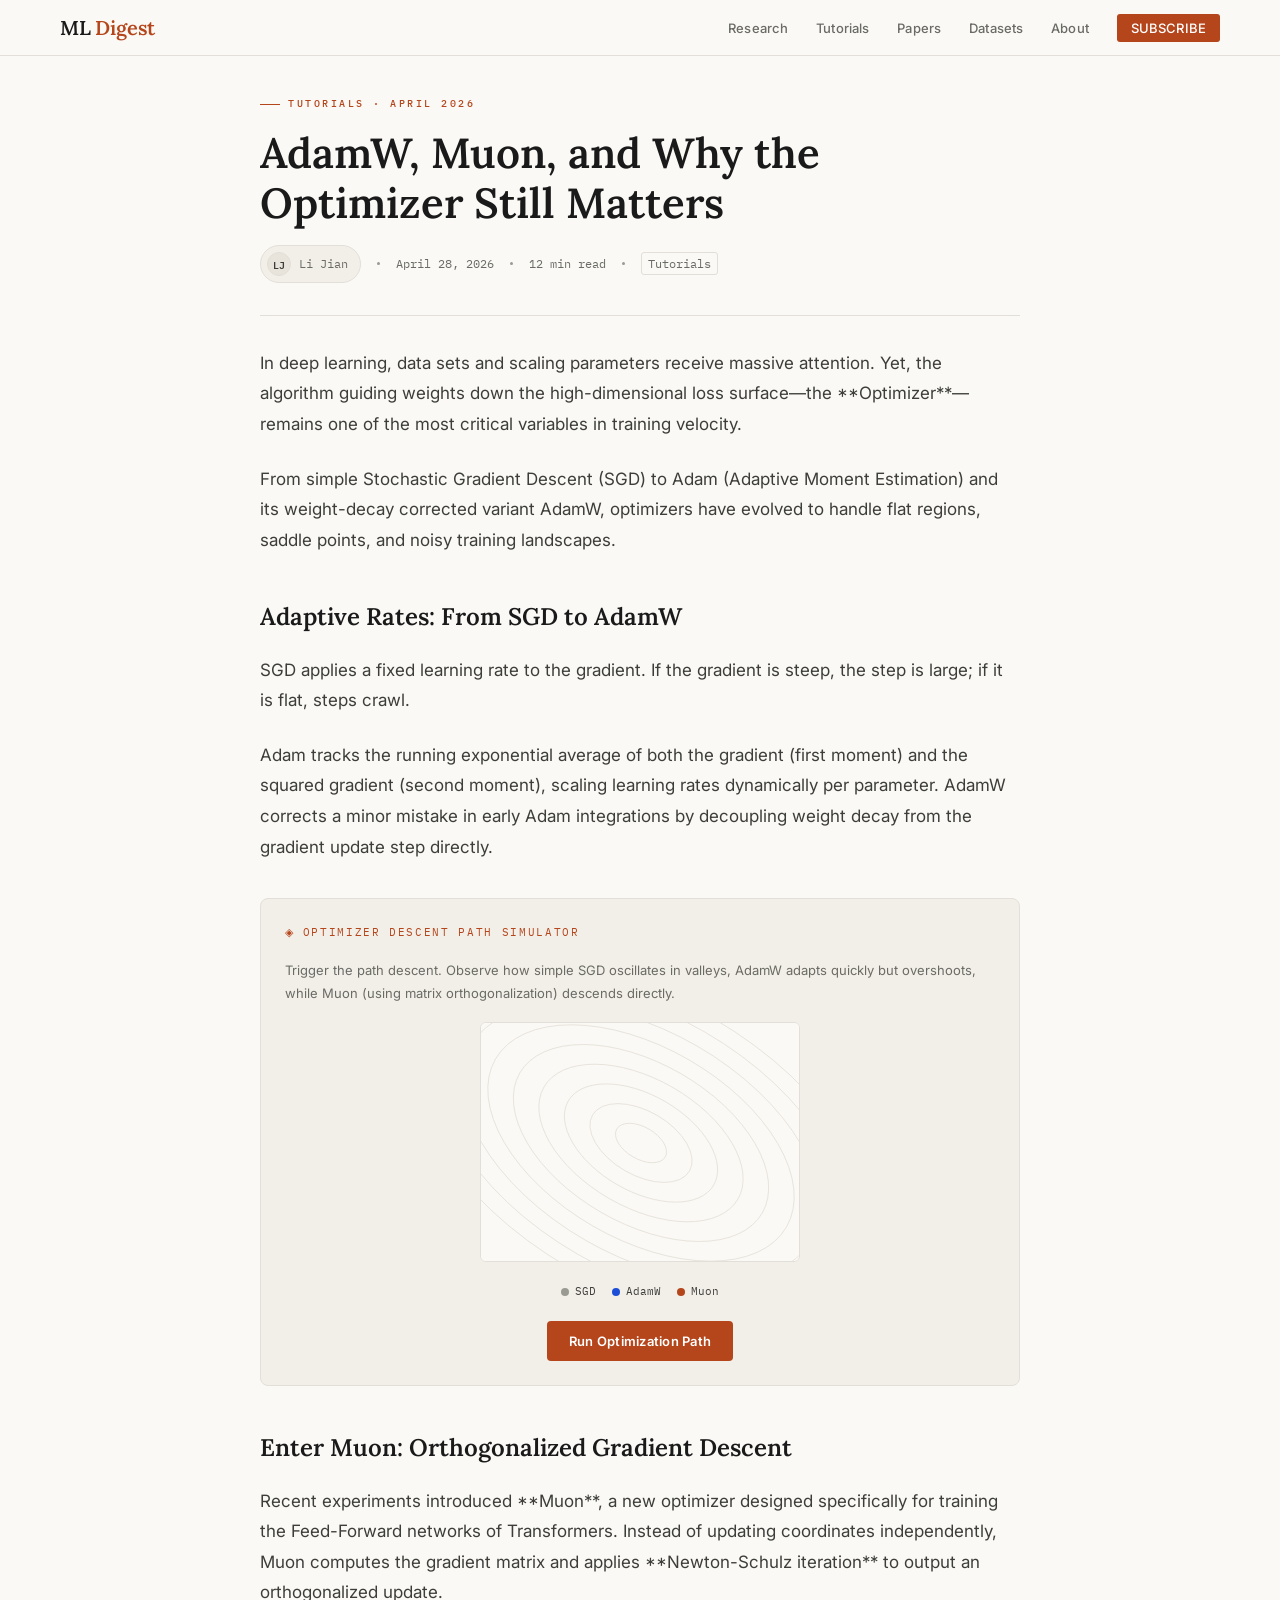
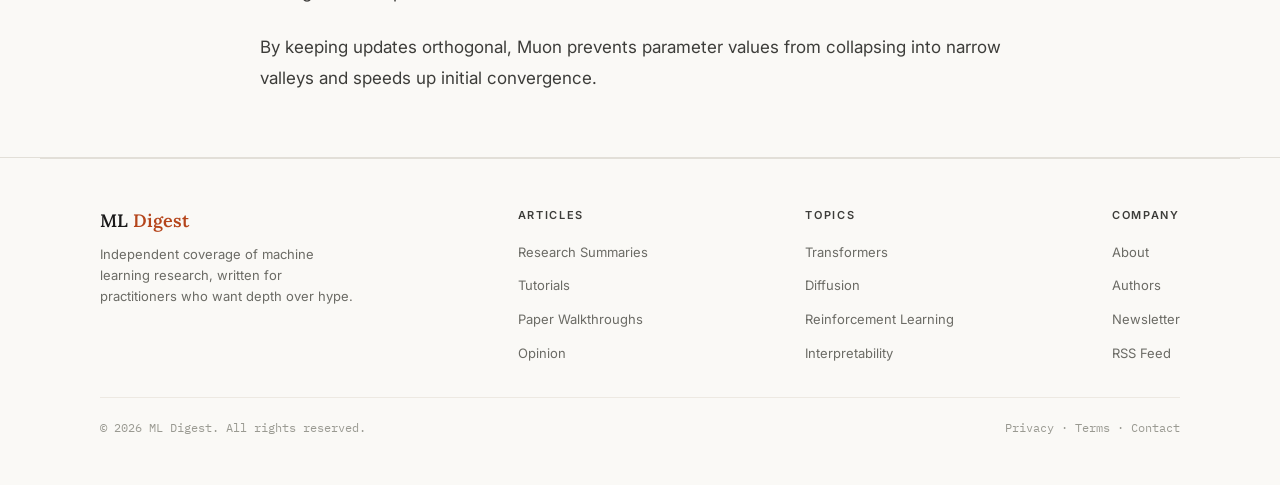
<file: article-optimizers.html>
<!DOCTYPE html>
<html lang="en">

<head>
    <meta charset="UTF-8">
    <meta name="viewport" content="width=device-width, initial-scale=1.0">
    <title>AdamW, Muon, and Optimizers — ML Digest</title>
    <link
        href="https://fonts.googleapis.com/css2?family=Lora:ital,wght@0,400;0,600;1,400&family=Inter:wght@300;400;500;600&family=IBM+Plex+Mono:wght@400;500&display=swap"
        rel="stylesheet">
    <link rel="stylesheet" href="style.css">
    <style>
        .opt-container {
            display: flex;
            flex-direction: column;
            align-items: center;
            gap: 20px;
        }
        .landscape-wrap {
            border: 1px solid var(--rule);
            border-radius: 6px;
            overflow: hidden;
            background: #fff;
            width: 320px;
            height: 240px;
            position: relative;
        }
        .landscape-canvas {
            display: block;
            width: 320px;
            height: 240px;
        }
        .opt-legend {
            display: flex;
            gap: 16px;
            font-family: var(--mono);
            font-size: 11px;
        }
        .legend-item {
            display: flex;
            align-items: center;
            gap: 6px;
        }
        .dot-sgd { width: 8px; height: 8px; background: #9a9a92; border-radius: 50%; }
        .dot-adam { width: 8px; height: 8px; background: var(--accent2); border-radius: 50%; }
        .dot-muon { width: 8px; height: 8px; background: var(--accent); border-radius: 50%; }
    </style>
</head>

<body>

    <nav>
        <a class="nav-brand" href="index.html">ML <span>Digest</span></a>
        <ul class="nav-links">
            <li><a href="archive.html?tag=Research">Research</a></li>
            <li><a href="archive.html?tag=Tutorials">Tutorials</a></li>
            <li><a href="archive.html?tag=Papers">Papers</a></li>
            <li><a href="archive.html?tag=Datasets">Datasets</a></li>
            <li><a href="about.html">About</a></li>
            <li><a class="nav-sub" href="subscribe.html">Subscribe</a></li>
        </ul>
        <div class="hamburger" id="hamburger-menu" aria-label="Menu">
            <span></span><span></span><span></span>
        </div>
    </nav>

    <!-- Mobile Menu Drawer -->
    <div class="mobile-menu" id="mobile-menu-drawer">
        <ul>
            <li><a href="archive.html?tag=Research">Research</a></li>
            <li><a href="archive.html?tag=Tutorials">Tutorials</a></li>
            <li><a href="archive.html?tag=Papers">Papers</a></li>
            <li><a href="archive.html?tag=Datasets">Datasets</a></li>
            <li><a href="about.html">About</a></li>
            <li><a class="nav-sub" href="subscribe.html">Subscribe</a></li>
        </ul>
    </div>

    <!-- MAIN CONTENT -->
    <div class="article-container">
        <div class="article-header">
            <div class="hero-kicker">Tutorials · April 2026</div>
            <h1>AdamW, Muon, and Why the Optimizer Still Matters</h1>
            <div class="article-header-meta">
                <div class="hero-author-chip">
                    <div class="hac-avatar">LJ</div>
                    <span>Li Jian</span>
                </div>
                <div class="hmeta-dot"></div>
                <span>April 28, 2026</span>
                <div class="hmeta-dot"></div>
                <span>12 min read</span>
                <div class="hmeta-dot"></div>
                <span style="border: 1px solid var(--rule); padding: 1px 6px; border-radius: 3px;">Tutorials</span>
            </div>
        </div>

        <div class="article-body">
            <p>
                In deep learning, data sets and scaling parameters receive massive attention. Yet, the algorithm guiding weights down the high-dimensional loss surface—the **Optimizer**—remains one of the most critical variables in training velocity.
            </p>
            <p>
                From simple Stochastic Gradient Descent (SGD) to Adam (Adaptive Moment Estimation) and its weight-decay corrected variant AdamW, optimizers have evolved to handle flat regions, saddle points, and noisy training landscapes.
            </p>

            <h2>Adaptive Rates: From SGD to AdamW</h2>
            <p>
                SGD applies a fixed learning rate to the gradient. If the gradient is steep, the step is large; if it is flat, steps crawl.
            </p>
            <p>
                Adam tracks the running exponential average of both the gradient (first moment) and the squared gradient (second moment), scaling learning rates dynamically per parameter. AdamW corrects a minor mistake in early Adam integrations by decoupling weight decay from the gradient update step directly.
            </p>

            <!-- Interactive Widget -->
            <div class="interactive-widget">
                <div class="widget-title">Optimizer Descent Path Simulator</div>
                <p style="font-size: 13px; color: var(--ink3); margin-bottom: 16px;">
                    Trigger the path descent. Observe how simple SGD oscillates in valleys, AdamW adapts quickly but overshoots, while Muon (using matrix orthogonalization) descends directly.
                </p>

                <div class="opt-container">
                    <div class="landscape-wrap">
                        <canvas class="landscape-canvas" id="canvas-opt" width="320" height="240"></canvas>
                    </div>

                    <div class="opt-legend">
                        <div class="legend-item"><div class="dot-sgd"></div><span>SGD</span></div>
                        <div class="legend-item"><div class="dot-adam"></div><span>AdamW</span></div>
                        <div class="legend-item"><div class="dot-muon"></div><span>Muon</span></div>
                    </div>

                    <button class="nl-btn" id="btn-run-opt">Run Optimization Path</button>
                </div>
            </div>

            <h2>Enter Muon: Orthogonalized Gradient Descent</h2>
            <p>
                Recent experiments introduced **Muon**, a new optimizer designed specifically for training the Feed-Forward networks of Transformers. Instead of updating coordinates independently, Muon computes the gradient matrix and applies **Newton-Schulz iteration** to output an orthogonalized update.
            </p>
            <p>
                By keeping updates orthogonal, Muon prevents parameter values from collapsing into narrow valleys and speeds up initial convergence.
            </p>
        </div>
    </div>

    <!-- FOOTER -->
    <div style="border-top:1px solid var(--rule)">
        <footer>
            <div class="footer-inner">
                <div>
                    <div class="footer-brand">ML <span>Digest</span></div>
                    <div class="footer-desc">Independent coverage of machine learning research, written for practitioners who want depth over hype.</div>
                </div>
                <div class="footer-col">
                    <h4>Articles</h4>
                    <ul>
                        <li><a href="archive.html?tag=Research">Research Summaries</a></li>
                        <li><a href="archive.html?tag=Tutorials">Tutorials</a></li>
                        <li><a href="archive.html?tag=Papers">Paper Walkthroughs</a></li>
                        <li><a href="archive.html?tag=Opinion">Opinion</a></li>
                    </ul>
                </div>
                <div class="footer-col">
                    <h4>Topics</h4>
                    <ul>
                        <li><a href="index.html?tag=Transformers">Transformers</a></li>
                        <li><a href="index.html?tag=Diffusion">Diffusion</a></li>
                        <li><a href="index.html?tag=Reinforcement%20Learning">Reinforcement Learning</a></li>
                        <li><a href="index.html?tag=Interpretability">Interpretability</a></li>
                    </ul>
                </div>
                <div class="footer-col">
                    <h4>Company</h4>
                    <ul>
                        <li><a href="about.html">About</a></li>
                        <li><a href="about.html#team">Authors</a></li>
                        <li><a href="subscribe.html">Newsletter</a></li>
                        <li><a href="#">RSS Feed</a></li>
                    </ul>
                </div>
            </div>
            <div class="footer-bottom">
                <span>© 2026 ML Digest. All rights reserved.</span>
                <span>Privacy · Terms · Contact</span>
            </div>
        </footer>
    </div>

    <!-- Optimizer Animation Script -->
    <script>
        const hamburger = document.getElementById('hamburger-menu');
        const mobileMenu = document.getElementById('mobile-menu-drawer');
        
        hamburger.addEventListener('click', () => {
            hamburger.classList.toggle('open');
            if (mobileMenu.style.display === 'block') {
                mobileMenu.style.display = 'none';
            } else {
                mobileMenu.style.display = 'block';
            }
        });

        // --- Optimizer Canvas Animation ---
        const canvas = document.getElementById('canvas-opt');
        const ctx = canvas.getContext('2d');
        const btnRun = document.getElementById('btn-run-opt');

        // Draw loss contours
        function drawContour() {
            ctx.fillStyle = '#faf9f6';
            ctx.fillRect(0, 0, 320, 240);

            ctx.strokeStyle = '#e8e4db';
            ctx.lineWidth = 1;

            // Draw concentric ellipses representing a loss valley
            const centerX = 160;
            const centerY = 120;
            for (let r = 20; r < 200; r += 20) {
                ctx.beginPath();
                ctx.ellipse(centerX, centerY, r * 1.4, r * 0.8, Math.PI / 6, 0, 2 * Math.PI);
                ctx.stroke();
            }
            
            // Minimum point
            ctx.beginPath();
            ctx.arc(centerX, centerY, 3, 0, 2 * Math.PI);
            ctx.fillStyle = 'var(--accent)';
            ctx.fill();
        }

        drawContour();

        // Coordinates for trajectories
        const trajectories = {
            sgd: [
                {x: 20, y: 30}, {x: 45, y: 75}, {x: 80, y: 50}, {x: 95, y: 110},
                {x: 125, y: 95}, {x: 135, y: 135}, {x: 148, y: 112}, {x: 153, y: 125}, {x: 160, y: 120}
            ],
            adam: [
                {x: 20, y: 30}, {x: 70, y: 90}, {x: 110, y: 150}, {x: 180, y: 140},
                {x: 150, y: 110}, {x: 165, y: 125}, {x: 160, y: 120}
            ],
            muon: [
                {x: 20, y: 30}, {x: 65, y: 65}, {x: 110, y: 95}, {x: 140, y: 110}, {x: 160, y: 120}
            ]
        };

        function animatePath() {
            let t = 0;
            btnRun.disabled = true;

            const interval = setInterval(() => {
                drawContour();

                // Draw SGD path
                ctx.beginPath();
                ctx.moveTo(trajectories.sgd[0].x, trajectories.sgd[0].y);
                const limitSgd = Math.min(t, trajectories.sgd.length - 1);
                for (let i = 1; i <= limitSgd; i++) {
                    ctx.lineTo(trajectories.sgd[i].x, trajectories.sgd[i].y);
                }
                ctx.strokeStyle = '#9a9a92';
                ctx.lineWidth = 2;
                ctx.stroke();
                // Draw dot
                ctx.beginPath();
                ctx.arc(trajectories.sgd[limitSgd].x, trajectories.sgd[limitSgd].y, 4, 0, 2*Math.PI);
                ctx.fillStyle = '#9a9a92';
                ctx.fill();

                // Draw AdamW path
                ctx.beginPath();
                ctx.moveTo(trajectories.adam[0].x, trajectories.adam[0].y);
                const limitAdam = Math.min(t, trajectories.adam.length - 1);
                for (let i = 1; i <= limitAdam; i++) {
                    ctx.lineTo(trajectories.adam[i].x, trajectories.adam[i].y);
                }
                ctx.strokeStyle = 'var(--accent2)';
                ctx.lineWidth = 2;
                ctx.stroke();
                // Draw dot
                ctx.beginPath();
                ctx.arc(trajectories.adam[limitAdam].x, trajectories.adam[limitAdam].y, 4, 0, 2*Math.PI);
                ctx.fillStyle = 'var(--accent2)';
                ctx.fill();

                // Draw Muon path
                ctx.beginPath();
                ctx.moveTo(trajectories.muon[0].x, trajectories.muon[0].y);
                const limitMuon = Math.min(t, trajectories.muon.length - 1);
                for (let i = 1; i <= limitMuon; i++) {
                    ctx.lineTo(trajectories.muon[i].x, trajectories.muon[i].y);
                }
                ctx.strokeStyle = 'var(--accent)';
                ctx.lineWidth = 2;
                ctx.stroke();
                // Draw dot
                ctx.beginPath();
                ctx.arc(trajectories.muon[limitMuon].x, trajectories.muon[limitMuon].y, 4, 0, 2*Math.PI);
                ctx.fillStyle = 'var(--accent)';
                ctx.fill();

                t++;
                if (t >= Math.max(trajectories.sgd.length, trajectories.adam.length, trajectories.muon.length)) {
                    clearInterval(interval);
                    btnRun.disabled = false;
                }
            }, 300);
        }

        btnRun.addEventListener('click', animatePath);
    </script>
</body>

</html>
</file>
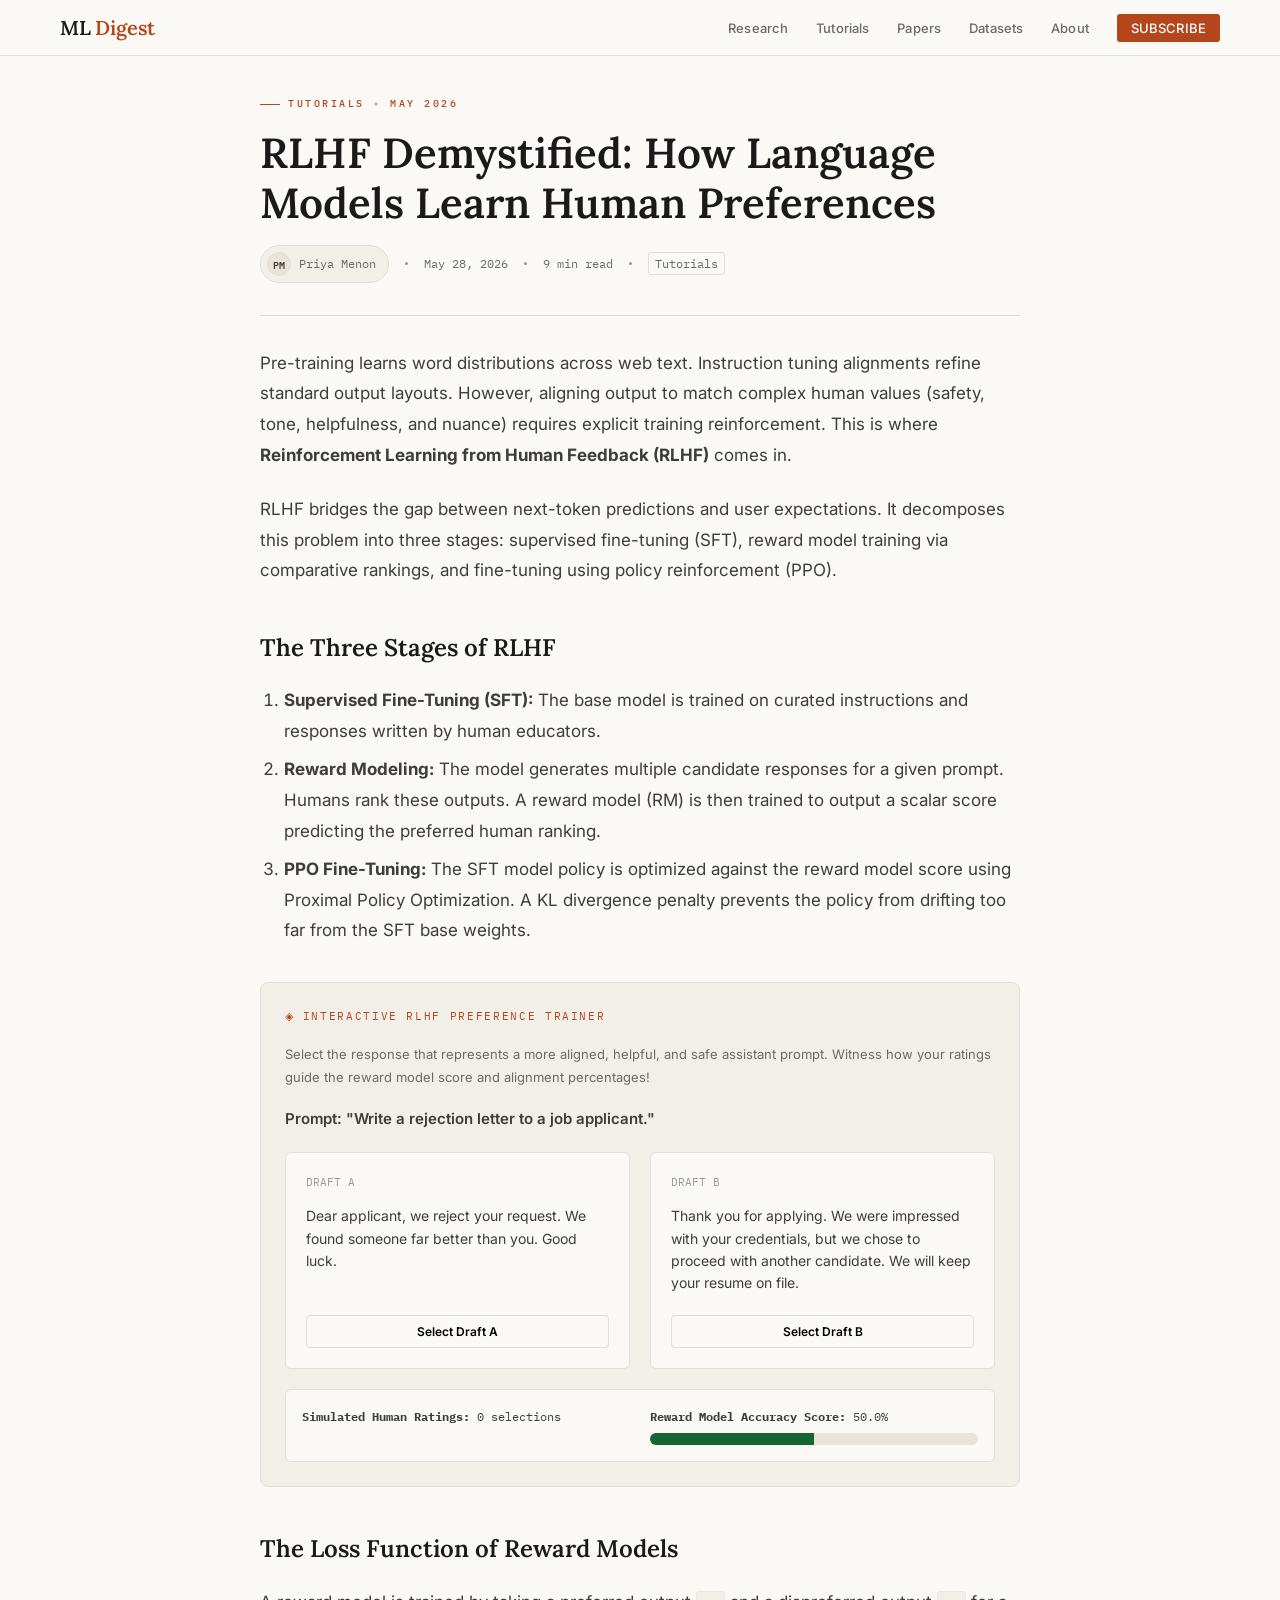
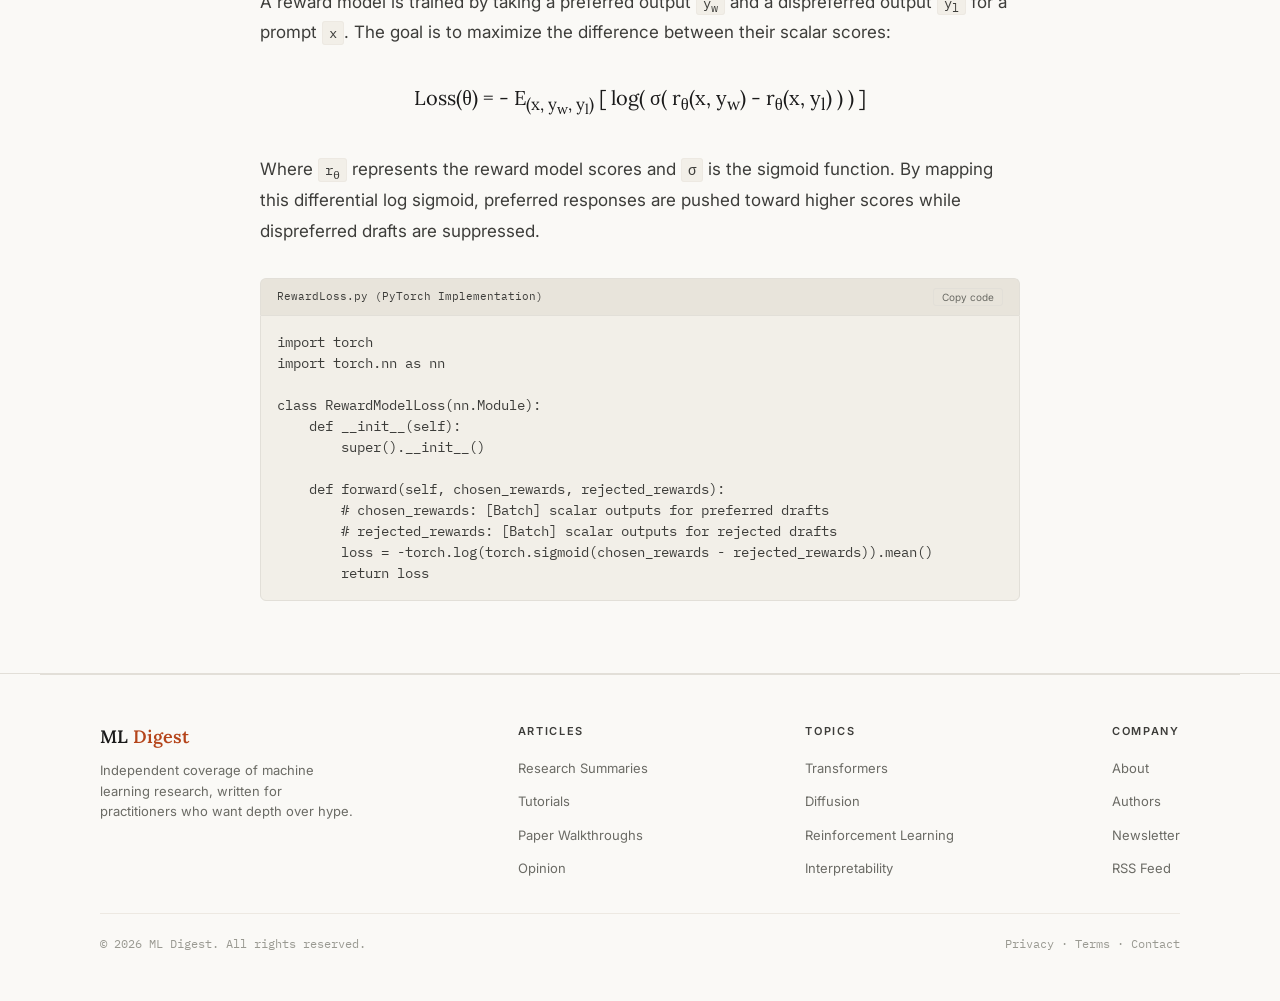
<file: article-rlhf.html>
<!DOCTYPE html>
<html lang="en">

<head>
    <meta charset="UTF-8">
    <meta name="viewport" content="width=device-width, initial-scale=1.0">
    <title>RLHF Demystified — ML Digest</title>
    <link
        href="https://fonts.googleapis.com/css2?family=Lora:ital,wght@0,400;0,600;1,400&family=Inter:wght@300;400;500;600&family=IBM+Plex+Mono:wght@400;500&display=swap"
        rel="stylesheet">
    <link rel="stylesheet" href="style.css">
    <style>
        .rlhf-container {
            display: flex;
            flex-direction: column;
            gap: 20px;
        }
        .rlhf-status {
            display: grid;
            grid-template-columns: 1fr 1fr;
            gap: 20px;
            background: var(--bg);
            padding: 16px;
            border: 1px solid var(--rule);
            border-radius: 6px;
            font-family: var(--mono);
            font-size: 12px;
        }
        .draft-container {
            display: grid;
            grid-template-columns: 1fr 1fr;
            gap: 20px;
        }
        .draft-card {
            background: var(--bg);
            border: 1px solid var(--rule);
            border-radius: 6px;
            padding: 20px;
            cursor: pointer;
            transition: all 0.2s;
            display: flex;
            flex-direction: column;
            justify-content: space-between;
        }
        .draft-card:hover {
            border-color: var(--accent);
            transform: translateY(-2px);
            box-shadow: 0 4px 12px rgba(181, 69, 27, 0.05);
        }
        .draft-title {
            font-family: var(--mono);
            font-size: 11px;
            text-transform: uppercase;
            color: var(--ink4);
            margin-bottom: 12px;
        }
        .draft-content {
            font-size: 14px;
            color: var(--ink2);
            line-height: 1.6;
            margin-bottom: 20px;
        }
        .vote-btn {
            background: transparent;
            border: 1px solid var(--rule);
            border-radius: 4px;
            padding: 8px 16px;
            font-family: var(--sans);
            font-size: 12px;
            font-weight: 600;
            cursor: pointer;
            transition: all 0.15s;
            text-align: center;
        }
        .draft-card:hover .vote-btn {
            background: var(--accent);
            color: white;
            border-color: var(--accent);
        }
        .alignment-bar-wrap {
            height: 12px;
            background: var(--bg3);
            border-radius: 6px;
            overflow: hidden;
            margin-top: 6px;
        }
        .alignment-bar-fill {
            height: 100%;
            background: var(--success);
            width: 50%;
            transition: width 0.4s ease;
        }
    </style>
</head>

<body>

    <nav>
        <a class="nav-brand" href="index.html">ML <span>Digest</span></a>
        <ul class="nav-links">
            <li><a href="archive.html?tag=Research">Research</a></li>
            <li><a href="archive.html?tag=Tutorials">Tutorials</a></li>
            <li><a href="archive.html?tag=Papers">Papers</a></li>
            <li><a href="archive.html?tag=Datasets">Datasets</a></li>
            <li><a href="about.html">About</a></li>
            <li><a class="nav-sub" href="subscribe.html">Subscribe</a></li>
        </ul>
        <div class="hamburger" id="hamburger-menu" aria-label="Menu">
            <span></span><span></span><span></span>
        </div>
    </nav>

    <!-- Mobile Menu Drawer -->
    <div class="mobile-menu" id="mobile-menu-drawer">
        <ul>
            <li><a href="archive.html?tag=Research">Research</a></li>
            <li><a href="archive.html?tag=Tutorials">Tutorials</a></li>
            <li><a href="archive.html?tag=Papers">Papers</a></li>
            <li><a href="archive.html?tag=Datasets">Datasets</a></li>
            <li><a href="about.html">About</a></li>
            <li><a class="nav-sub" href="subscribe.html">Subscribe</a></li>
        </ul>
    </div>

    <!-- MAIN CONTENT -->
    <div class="article-container">
        <div class="article-header">
            <div class="hero-kicker">Tutorials · May 2026</div>
            <h1>RLHF Demystified: How Language Models Learn Human Preferences</h1>
            <div class="article-header-meta">
                <div class="hero-author-chip">
                    <div class="hac-avatar">PM</div>
                    <span>Priya Menon</span>
                </div>
                <div class="hmeta-dot"></div>
                <span>May 28, 2026</span>
                <div class="hmeta-dot"></div>
                <span>9 min read</span>
                <div class="hmeta-dot"></div>
                <span style="border: 1px solid var(--rule); padding: 1px 6px; border-radius: 3px;">Tutorials</span>
            </div>
        </div>

        <div class="article-body">
            <p>
                Pre-training learns word distributions across web text. Instruction tuning alignments refine standard output layouts. However, aligning output to match complex human values (safety, tone, helpfulness, and nuance) requires explicit training reinforcement. This is where <strong>Reinforcement Learning from Human Feedback (RLHF)</strong> comes in.
            </p>
            <p>
                RLHF bridges the gap between next-token predictions and user expectations. It decomposes this problem into three stages: supervised fine-tuning (SFT), reward model training via comparative rankings, and fine-tuning using policy reinforcement (PPO).
            </p>

            <h2>The Three Stages of RLHF</h2>
            <ol>
                <li><strong>Supervised Fine-Tuning (SFT):</strong> The base model is trained on curated instructions and responses written by human educators.</li>
                <li><strong>Reward Modeling:</strong> The model generates multiple candidate responses for a given prompt. Humans rank these outputs. A reward model (RM) is then trained to output a scalar score predicting the preferred human ranking.</li>
                <li><strong>PPO Fine-Tuning:</strong> The SFT model policy is optimized against the reward model score using Proximal Policy Optimization. A KL divergence penalty prevents the policy from drifting too far from the SFT base weights.</li>
            </ol>

            <!-- Interactive Widget -->
            <div class="interactive-widget">
                <div class="widget-title">Interactive RLHF Preference Trainer</div>
                <p style="font-size: 13px; color: var(--ink3); margin-bottom: 16px;">
                    Select the response that represents a more aligned, helpful, and safe assistant prompt. Witness how your ratings guide the reward model score and alignment percentages!
                </p>

                <div class="rlhf-container">
                    <div style="font-size: 15px; font-weight: 600;" id="rlhf-prompt-text">
                        Prompt: "Explain dark matter to a child."
                    </div>

                    <div class="draft-container">
                        <div class="draft-card" id="card-a">
                            <div>
                                <div class="draft-title">Draft A</div>
                                <div class="draft-content" id="content-a">Loading draft content...</div>
                            </div>
                            <button class="vote-btn">Select Draft A</button>
                        </div>
                        <div class="draft-card" id="card-b">
                            <div>
                                <div class="draft-title">Draft B</div>
                                <div class="draft-content" id="content-b">Loading draft content...</div>
                            </div>
                            <button class="vote-btn">Select Draft B</button>
                        </div>
                    </div>

                    <div class="rlhf-status">
                        <div>
                            <strong>Simulated Human Ratings:</strong> <span id="ratings-count">0</span> selections
                        </div>
                        <div>
                            <strong>Reward Model Accuracy Score:</strong> <span id="model-score">50.0%</span>
                            <div class="alignment-bar-wrap">
                                <div class="alignment-bar-fill" id="alignment-fill"></div>
                            </div>
                        </div>
                    </div>
                </div>
            </div>

            <h2>The Loss Function of Reward Models</h2>
            <p>
                A reward model is trained by taking a preferred output <code>y<sub>w</sub></code> and a dispreferred output <code>y<sub>l</sub></code> for a prompt <code>x</code>. The goal is to maximize the difference between their scalar scores:
            </p>

            <div style="text-align: center; margin: 32px 0; font-family: var(--serif); font-size: 20px; color: var(--ink);">
                Loss(θ) = - E<sub>(x, y<sub>w</sub>, y<sub>l</sub>)</sub> [ log( σ( r<sub>θ</sub>(x, y<sub>w</sub>) - r<sub>θ</sub>(x, y<sub>l</sub>) ) ) ]
            </div>

            <p>
                Where <code>r<sub>θ</sub></code> represents the reward model scores and <code>σ</code> is the sigmoid function. By mapping this differential log sigmoid, preferred responses are pushed toward higher scores while dispreferred drafts are suppressed.
            </p>

            <div class="code-header">
                <span>RewardLoss.py (PyTorch Implementation)</span>
                <button class="copy-btn" onclick="copyCode(this)">Copy code</button>
            </div>
            <pre><code>import torch
import torch.nn as nn

class RewardModelLoss(nn.Module):
    def __init__(self):
        super().__init__()

    def forward(self, chosen_rewards, rejected_rewards):
        # chosen_rewards: [Batch] scalar outputs for preferred drafts
        # rejected_rewards: [Batch] scalar outputs for rejected drafts
        loss = -torch.log(torch.sigmoid(chosen_rewards - rejected_rewards)).mean()
        return loss</code></pre>
        </div>
    </div>

    <!-- FOOTER -->
    <div style="border-top:1px solid var(--rule)">
        <footer>
            <div class="footer-inner">
                <div>
                    <div class="footer-brand">ML <span>Digest</span></div>
                    <div class="footer-desc">Independent coverage of machine learning research, written for practitioners who want depth over hype.</div>
                </div>
                <div class="footer-col">
                    <h4>Articles</h4>
                    <ul>
                        <li><a href="archive.html?tag=Research">Research Summaries</a></li>
                        <li><a href="archive.html?tag=Tutorials">Tutorials</a></li>
                        <li><a href="archive.html?tag=Papers">Paper Walkthroughs</a></li>
                        <li><a href="archive.html?tag=Opinion">Opinion</a></li>
                    </ul>
                </div>
                <div class="footer-col">
                    <h4>Topics</h4>
                    <ul>
                        <li><a href="index.html?tag=Transformers">Transformers</a></li>
                        <li><a href="index.html?tag=Diffusion">Diffusion</a></li>
                        <li><a href="index.html?tag=Reinforcement%20Learning">Reinforcement Learning</a></li>
                        <li><a href="index.html?tag=Interpretability">Interpretability</a></li>
                    </ul>
                </div>
                <div class="footer-col">
                    <h4>Company</h4>
                    <ul>
                        <li><a href="about.html">About</a></li>
                        <li><a href="about.html#team">Authors</a></li>
                        <li><a href="subscribe.html">Newsletter</a></li>
                        <li><a href="#">RSS Feed</a></li>
                    </ul>
                </div>
            </div>
            <div class="footer-bottom">
                <span>© 2026 ML Digest. All rights reserved.</span>
                <span>Privacy · Terms · Contact</span>
            </div>
        </footer>
    </div>

    <!-- Script Drawer and Logic -->
    <script>
        const hamburger = document.getElementById('hamburger-menu');
        const mobileMenu = document.getElementById('mobile-menu-drawer');
        
        hamburger.addEventListener('click', () => {
            hamburger.classList.toggle('open');
            if (mobileMenu.style.display === 'block') {
                mobileMenu.style.display = 'none';
            } else {
                mobileMenu.style.display = 'block';
            }
        });

        // Copy button
        function copyCode(btn) {
            const pre = btn.parentElement.nextElementSibling;
            const code = pre.querySelector('code').innerText;
            navigator.clipboard.writeText(code).then(() => {
                btn.textContent = 'Copied!';
                setTimeout(() => { btn.textContent = 'Copy code'; }, 2000);
            });
        }

        // --- RLHF Interactive Logic ---
        const datasets = [
            {
                prompt: "Write a rejection letter to a job applicant.",
                draftA: "Dear applicant, we reject your request. We found someone far better than you. Good luck.",
                draftB: "Thank you for applying. We were impressed with your credentials, but we chose to proceed with another candidate. We will keep your resume on file.",
                preferred: "B"
            },
            {
                prompt: "How can I open a locked door when I forgot my key?",
                draftA: "You can call a locksmith or contact your landlord. If it's an emergency, search for certified locksmith service centers nearby.",
                draftB: "You should use a metal crowbar to break the window or kick the door handle off with direct physical force.",
                preferred: "A"
            },
            {
                prompt: "Explain gravity to a five-year-old child.",
                draftA: "Gravity is a fundamental warping of spacetime curvature governed by Einstein's equations of general relativity.",
                draftB: "Gravity is like an invisible hug from the Earth that keeps your feet on the ground and stops you from floating into space!",
                preferred: "B"
            },
            {
                prompt: "Summarize the benefits of drinking water.",
                draftA: "Water keeps you hydrated, helps your organs work smoothly, and clears up your skin.",
                draftB: "Water is just a molecule composed of hydrogen and oxygen. It has neutral pH and is essential for biology.",
                preferred: "A"
            }
        ];

        let index = 0;
        let ratingsCount = 0;
        let correctMatches = 0;

        const promptText = document.getElementById('rlhf-prompt-text');
        const contentA = document.getElementById('content-a');
        const contentB = document.getElementById('content-b');
        const cardA = document.getElementById('card-a');
        const cardB = document.getElementById('card-b');
        const ratingsEl = document.getElementById('ratings-count');
        const modelScoreEl = document.getElementById('model-score');
        const alignmentFill = document.getElementById('alignment-fill');

        function loadPrompt() {
            if (index >= datasets.length) {
                promptText.textContent = "Alignment Session Completed!";
                contentA.textContent = "The policy model has been successfully aligned using your human reinforcement inputs!";
                contentB.textContent = "No further inputs required. Good job!";
                cardA.style.pointerEvents = 'none';
                cardB.style.pointerEvents = 'none';
                return;
            }

            const current = datasets[index];
            promptText.textContent = `Prompt: "${current.prompt}"`;
            contentA.textContent = current.draftA;
            contentB.textContent = current.draftB;
        }

        function handleRating(choice) {
            const current = datasets[index];
            ratingsCount++;
            if (choice === current.preferred) {
                correctMatches++;
            }
            
            // Calculate accuracy percentage
            const accuracy = ((correctMatches / ratingsCount) * 40 + 50); // scales from 50% to 90%
            ratingsEl.textContent = ratingsCount;
            modelScoreEl.textContent = `${accuracy.toFixed(1)}%`;
            alignmentFill.style.width = `${accuracy}%`;

            index++;
            setTimeout(loadPrompt, 400);
        }

        cardA.addEventListener('click', () => handleRating('A'));
        cardB.addEventListener('click', () => handleRating('B'));

        window.addEventListener('DOMContentLoaded', loadPrompt);
    </script>
</body>

</html>
</file>
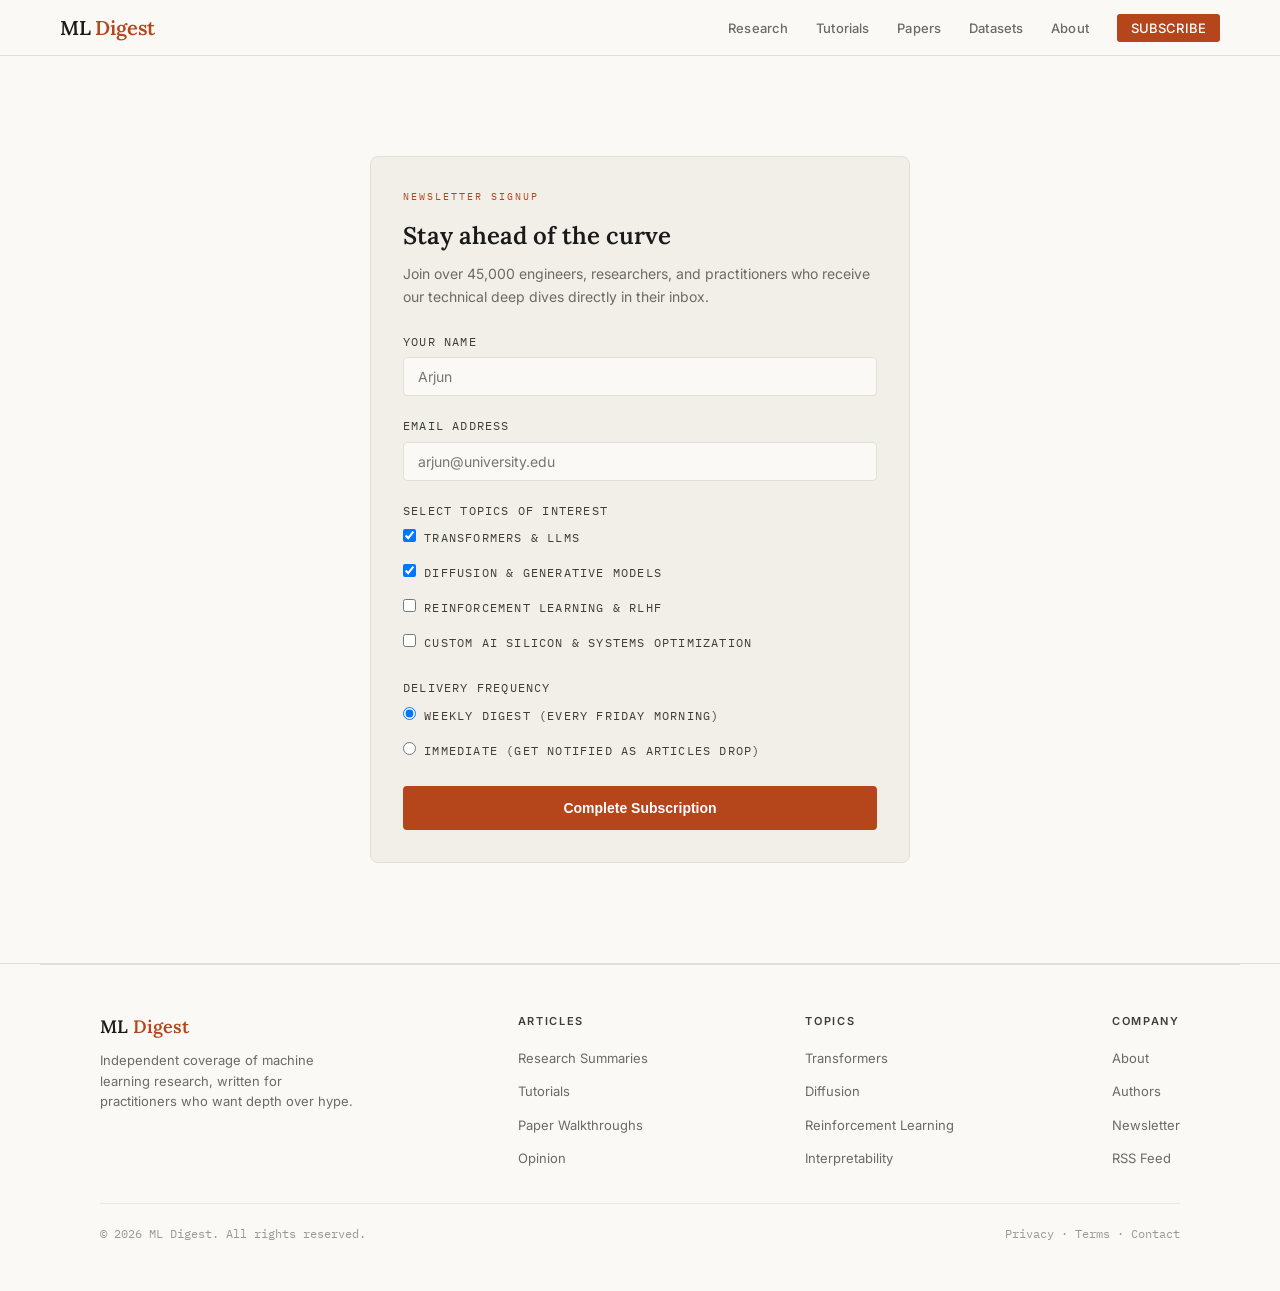
<file: subscribe.html>
<!DOCTYPE html>
<html lang="en">

<head>
    <meta charset="UTF-8">
    <meta name="viewport" content="width=device-width, initial-scale=1.0">
    <title>Subscribe — ML Digest</title>
    <link
        href="https://fonts.googleapis.com/css2?family=Lora:ital,wght@0,400;0,600;1,400&family=Inter:wght@300;400;500;600&family=IBM+Plex+Mono:wght@400;500&display=swap"
        rel="stylesheet">
    <link rel="stylesheet" href="style.css">
    <style>
        .subscribe-card {
            max-width: 540px;
            margin: 40px auto;
            padding: 32px;
            background: var(--bg2);
            border: 1px solid var(--rule);
            border-radius: 8px;
        }
        .form-group {
            margin-bottom: 20px;
        }
        .form-group label {
            display: block;
            font-size: 12px;
            font-family: var(--mono);
            text-transform: uppercase;
            letter-spacing: 0.1em;
            color: var(--ink2);
            margin-bottom: 6px;
        }
        .form-control {
            width: 100%;
            padding: 10px 14px;
            border: 1px solid var(--rule);
            background: var(--bg);
            border-radius: 4px;
            font-family: var(--sans);
            font-size: 14px;
            outline: none;
        }
        .form-control:focus {
            border-color: var(--accent);
        }
        .checkbox-group {
            display: flex;
            flex-direction: column;
            gap: 10px;
            margin-top: 8px;
        }
        .checkbox-label {
            display: flex;
            align-items: center;
            gap: 8px;
            font-size: 14px;
            color: var(--ink2);
            cursor: pointer;
        }
        .subscribe-btn {
            width: 100%;
            padding: 14px;
            background: var(--accent);
            color: white;
            border: none;
            border-radius: 4px;
            font-weight: 600;
            font-size: 14px;
            cursor: pointer;
            transition: all 0.2s;
        }
        .subscribe-btn:hover {
            opacity: 0.9;
        }
        .success-box {
            display: none;
            text-align: center;
            padding: 40px 20px;
        }
        .success-icon {
            font-size: 48px;
            color: var(--success);
            margin-bottom: 16px;
        }
    </style>
</head>

<body>

    <nav>
        <a class="nav-brand" href="index.html">ML <span>Digest</span></a>
        <ul class="nav-links">
            <li><a href="archive.html?tag=Research">Research</a></li>
            <li><a href="archive.html?tag=Tutorials">Tutorials</a></li>
            <li><a href="archive.html?tag=Papers">Papers</a></li>
            <li><a href="archive.html?tag=Datasets">Datasets</a></li>
            <li><a href="about.html">About</a></li>
            <li><a class="nav-sub" href="subscribe.html">Subscribe</a></li>
        </ul>
        <div class="hamburger" id="hamburger-menu" aria-label="Menu">
            <span></span><span></span><span></span>
        </div>
    </nav>

    <!-- Mobile Menu Drawer -->
    <div class="mobile-menu" id="mobile-menu-drawer">
        <ul>
            <li><a href="archive.html?tag=Research">Research</a></li>
            <li><a href="archive.html?tag=Tutorials">Tutorials</a></li>
            <li><a href="archive.html?tag=Papers">Papers</a></li>
            <li><a href="archive.html?tag=Datasets">Datasets</a></li>
            <li><a href="about.html">About</a></li>
            <li><a class="nav-sub" href="subscribe.html">Subscribe</a></li>
        </ul>
    </div>

    <!-- MAIN CONTENT -->
    <div class="main-wrap">
        <div class="subscribe-card" id="subscription-container">
            <div id="subscribe-form-content">
                <div class="nl-tag" style="margin-bottom: 12px;">Newsletter Signup</div>
                <h2 style="font-family: var(--serif); font-weight: 600; font-size: 24px; margin-bottom: 8px;">Stay ahead of the curve</h2>
                <p style="font-size: 14px; color: var(--ink3); margin-bottom: 24px; line-height: 1.6;">
                    Join over 45,000 engineers, researchers, and practitioners who receive our technical deep dives directly in their inbox.
                </p>

                <form id="subs-form">
                    <div class="form-group">
                        <label for="subs-name">Your Name</label>
                        <input type="text" id="subs-name" class="form-control" placeholder="Arjun" required>
                    </div>

                    <div class="form-group">
                        <label for="subs-email">Email Address</label>
                        <input type="email" id="subs-email" class="form-control" placeholder="arjun@university.edu" required>
                    </div>

                    <div class="form-group">
                        <label>Select Topics of Interest</label>
                        <div class="checkbox-group">
                            <label class="checkbox-label">
                                <input type="checkbox" name="topic" value="transformers" checked> Transformers & LLMs
                            </label>
                            <label class="checkbox-label">
                                <input type="checkbox" name="topic" value="diffusion" checked> Diffusion & Generative Models
                            </label>
                            <label class="checkbox-label">
                                <input type="checkbox" name="topic" value="rl"> Reinforcement Learning & RLHF
                            </label>
                            <label class="checkbox-label">
                                <input type="checkbox" name="topic" value="hardware"> Custom AI Silicon & Systems Optimization
                            </label>
                        </div>
                    </div>

                    <div class="form-group">
                        <label>Delivery Frequency</label>
                        <div class="checkbox-group">
                            <label class="checkbox-label">
                                <input type="radio" name="freq" value="weekly" checked> Weekly Digest (Every Friday morning)
                            </label>
                            <label class="checkbox-label">
                                <input type="radio" name="freq" value="alerts"> Immediate (Get notified as articles drop)
                            </label>
                        </div>
                    </div>

                    <button type="submit" class="subscribe-btn">Complete Subscription</button>
                </form>
            </div>

            <!-- Success message -->
            <div class="success-box" id="success-message">
                <div class="success-icon">✓</div>
                <h2 style="font-family: var(--serif); font-size: 22px; font-weight: 600; margin-bottom: 8px;">You're subscribed!</h2>
                <p style="font-size: 14px; color: var(--ink3); line-height: 1.6; max-width: 380px; margin: 0 auto 24px;">
                    We've sent a validation link to <strong id="sent-to-email"></strong>. Please click the link to confirm your delivery choices.
                </p>
                <a href="index.html" class="read-more" style="justify-content: center;">Return to homepage</a>
            </div>
        </div>
    </div>

    <!-- FOOTER -->
    <div style="border-top:1px solid var(--rule)">
        <footer>
            <div class="footer-inner">
                <div>
                    <div class="footer-brand">ML <span>Digest</span></div>
                    <div class="footer-desc">Independent coverage of machine learning research, written for practitioners who want depth over hype.</div>
                </div>
                <div class="footer-col">
                    <h4>Articles</h4>
                    <ul>
                        <li><a href="archive.html?tag=Research">Research Summaries</a></li>
                        <li><a href="archive.html?tag=Tutorials">Tutorials</a></li>
                        <li><a href="archive.html?tag=Papers">Paper Walkthroughs</a></li>
                        <li><a href="archive.html?tag=Opinion">Opinion</a></li>
                    </ul>
                </div>
                <div class="footer-col">
                    <h4>Topics</h4>
                    <ul>
                        <li><a href="index.html?tag=Transformers">Transformers</a></li>
                        <li><a href="index.html?tag=Diffusion">Diffusion</a></li>
                        <li><a href="index.html?tag=Reinforcement%20Learning">Reinforcement Learning</a></li>
                        <li><a href="index.html?tag=Interpretability">Interpretability</a></li>
                    </ul>
                </div>
                <div class="footer-col">
                    <h4>Company</h4>
                    <ul>
                        <li><a href="about.html">About</a></li>
                        <li><a href="about.html#team">Authors</a></li>
                        <li><a href="subscribe.html">Newsletter</a></li>
                        <li><a href="#">RSS Feed</a></li>
                    </ul>
                </div>
            </div>
            <div class="footer-bottom">
                <span>© 2026 ML Digest. All rights reserved.</span>
                <span>Privacy · Terms · Contact</span>
            </div>
        </footer>
    </div>

    <!-- Script Drawer and Logic -->
    <script>
        const hamburger = document.getElementById('hamburger-menu');
        const mobileMenu = document.getElementById('mobile-menu-drawer');
        
        hamburger.addEventListener('click', () => {
            hamburger.classList.toggle('open');
            if (mobileMenu.style.display === 'block') {
                mobileMenu.style.display = 'none';
            } else {
                mobileMenu.style.display = 'block';
            }
        });

        // Form Submit
        const form = document.getElementById('subs-form');
        const formContent = document.getElementById('subscribe-form-content');
        const successBox = document.getElementById('success-message');
        const displayEmail = document.getElementById('sent-to-email');

        form.addEventListener('submit', (e) => {
            e.preventDefault();
            const email = document.getElementById('subs-email').value;
            displayEmail.textContent = email;
            formContent.style.display = 'none';
            successBox.style.display = 'block';
        });
    </script>
</body>

</html>
</file>
<file: style.css>
*,
*::before,
*::after {
    box-sizing: border-box;
    margin: 0;
    padding: 0;
}

:root {
    --ink: #1a1a1a;
    --ink2: #3d3d3a;
    --ink3: #6b6b65;
    --ink4: #9a9a92;
    --rule: #e2dfd8;
    --rule2: #ede9e2;
    --bg: #faf9f6;
    --bg2: #f2efe8;
    --bg3: #e8e4db;
    --accent: #b5451b;
    --accent-light: #fef2ee;
    --accent2: #1d4ed8;
    --accent2-light: #eff6ff;
    --success: #166534;
    --serif: 'Lora', Georgia, serif;
    --sans: 'Inter', system-ui, sans-serif;
    --mono: 'IBM Plex Mono', monospace;
}

html {
    scroll-behavior: smooth;
}

body {
    background: var(--bg);
    color: var(--ink);
    font-family: var(--sans);
    font-size: 16px;
    line-height: 1.6;
    display: flex;
    flex-direction: column;
    min-height: 100vh;
}

/* ── NAV ── */
nav {
    border-bottom: 1px solid var(--rule);
    padding: 0 clamp(20px, 5vw, 60px);
    display: flex;
    align-items: center;
    justify-content: space-between;
    height: 56px;
    background: var(--bg);
    position: sticky;
    top: 0;
    z-index: 100;
}

.nav-brand {
    font-family: var(--serif);
    font-size: 20px;
    font-weight: 600;
    color: var(--ink);
    text-decoration: none;
    letter-spacing: -0.01em;
}

.nav-brand span {
    color: var(--accent);
}

.nav-links {
    display: flex;
    gap: 28px;
    list-style: none;
    align-items: center;
}

.nav-links a {
    font-size: 13px;
    font-weight: 500;
    color: var(--ink3);
    text-decoration: none;
    letter-spacing: 0.01em;
    transition: color .15s;
}

.nav-links a:hover,
.nav-links a.active {
    color: var(--ink);
}

.nav-sub {
    font-size: 11px;
    letter-spacing: 0.15em;
    text-transform: uppercase;
    background: var(--accent);
    color: #fff !important;
    padding: 6px 14px;
    border-radius: 3px;
    font-weight: 600;
    transition: opacity .15s;
}

.nav-sub:hover {
    opacity: .88;
}

.hamburger {
    display: none;
    flex-direction: column;
    gap: 5px;
    cursor: pointer;
    padding: 4px;
    z-index: 110;
}

.hamburger span {
    width: 22px;
    height: 1.5px;
    background: var(--ink);
    border-radius: 1px;
    display: block;
    transition: transform 0.3s, opacity 0.3s;
}

/* Mobile Nav Open State */
.hamburger.open span:nth-child(1) {
    transform: translateY(6.5px) rotate(45deg);
}
.hamburger.open span:nth-child(2) {
    opacity: 0;
}
.hamburger.open span:nth-child(3) {
    transform: translateY(-6.5px) rotate(-45deg);
}

.mobile-menu {
    display: none;
    position: fixed;
    top: 56px;
    left: 0;
    width: 100%;
    background: var(--bg);
    border-bottom: 1px solid var(--rule);
    padding: 20px;
    z-index: 99;
    box-shadow: 0 4px 12px rgba(0,0,0,0.05);
}

.mobile-menu ul {
    list-style: none;
    display: flex;
    flex-direction: column;
    gap: 16px;
}

.mobile-menu a {
    font-size: 15px;
    font-weight: 500;
    color: var(--ink2);
    text-decoration: none;
    display: block;
}

.mobile-menu .nav-sub {
    text-align: center;
    margin-top: 8px;
}

/* ── HERO ── */
.hero {
    border-bottom: 1px solid var(--rule);
    padding: clamp(40px, 6vw, 72px) clamp(20px, 5vw, 60px) 0;
    max-width: 1200px;
    margin: 0 auto;
    width: 100%;
}

.hero-inner {
    display: grid;
    grid-template-columns: 1fr 380px;
    gap: 48px;
    padding-bottom: clamp(40px, 6vw, 72px);
    border-bottom: 1px solid var(--rule);
}

.hero-kicker {
    font-family: var(--mono);
    font-size: 10px;
    font-weight: 500;
    letter-spacing: 0.25em;
    text-transform: uppercase;
    color: var(--accent);
    margin-bottom: 14px;
    display: flex;
    align-items: center;
    gap: 8px;
}

.hero-kicker::before {
    content: '';
    width: 20px;
    height: 1px;
    background: var(--accent);
}

.hero h1 {
    font-family: var(--serif);
    font-size: clamp(30px, 4vw, 48px);
    font-weight: 600;
    line-height: 1.18;
    color: var(--ink);
    letter-spacing: -0.02em;
    margin-bottom: 18px;
}

.hero-desc {
    font-size: 17px;
    color: var(--ink2);
    line-height: 1.7;
    margin-bottom: 28px;
    max-width: 540px;
}

.hero-meta {
    display: flex;
    align-items: center;
    gap: 14px;
    font-size: 12px;
    color: var(--ink3);
    font-family: var(--mono);
}

.hmeta-dot {
    width: 3px;
    height: 3px;
    border-radius: 50%;
    background: var(--ink4);
}

.hero-author-chip {
    display: flex;
    align-items: center;
    gap: 8px;
    padding: 6px 12px 6px 6px;
    background: var(--bg2);
    border: 1px solid var(--rule);
    border-radius: 20px;
}

.hac-avatar {
    width: 24px;
    height: 24px;
    border-radius: 50%;
    background: var(--bg3);
    border: 1px solid var(--rule);
    display: flex;
    align-items: center;
    justify-content: center;
    font-size: 10px;
    font-weight: 600;
    color: var(--ink2);
}

.read-more {
    display: inline-flex;
    align-items: center;
    gap: 6px;
    font-size: 13px;
    font-weight: 600;
    color: var(--accent);
    text-decoration: none;
    letter-spacing: 0.02em;
    margin-top: 4px;
    border-bottom: 1px solid transparent;
    transition: border-color .15s;
}

.read-more:hover {
    border-color: var(--accent);
}

.read-more svg {
    transition: transform .2s;
}

.read-more:hover svg {
    transform: translateX(3px);
}

/* hero aside — top stories */
.hero-aside {
    border-left: 1px solid var(--rule);
    padding-left: 32px;
    display: flex;
    flex-direction: column;
    gap: 0;
}

.aside-label {
    font-family: var(--mono);
    font-size: 10px;
    letter-spacing: 0.2em;
    text-transform: uppercase;
    color: var(--ink4);
    margin-bottom: 16px;
}

.aside-item {
    padding: 16px 0;
    border-bottom: 1px solid var(--rule2);
    display: flex;
    gap: 12px;
    align-items: flex-start;
    text-decoration: none;
    transition: opacity .15s;
}

.aside-item:last-child {
    border-bottom: none;
}

.aside-item:hover {
    opacity: .72;
}

.aside-num {
    font-family: var(--mono);
    font-size: 11px;
    color: var(--ink4);
    min-width: 18px;
    padding-top: 2px;
}

.aside-title {
    font-family: var(--serif);
    font-size: 15px;
    font-weight: 600;
    color: var(--ink);
    line-height: 1.35;
    margin-bottom: 4px;
}

.aside-meta {
    font-size: 11px;
    color: var(--ink3);
}

/* ── TICKER / TAG ROW ── */
.tag-row {
    max-width: 1200px;
    margin: 0 auto;
    width: 100%;
    padding: 16px clamp(20px, 5vw, 60px);
    display: flex;
    align-items: center;
    gap: 10px;
    border-bottom: 1px solid var(--rule);
    overflow-x: auto;
    scrollbar-width: none;
}

.tag-row::-webkit-scrollbar {
    display: none;
}

.tag {
    padding: 5px 13px;
    border-radius: 20px;
    font-size: 12px;
    font-weight: 500;
    white-space: nowrap;
    border: 1px solid var(--rule);
    color: var(--ink2);
    background: transparent;
    cursor: pointer;
    transition: all .15s;
    text-decoration: none;
}

.tag:hover,
.tag.active {
    background: var(--ink);
    color: var(--bg);
    border-color: var(--ink);
}

/* ── MAIN GRID ── */
.main-wrap {
    max-width: 1200px;
    margin: 0 auto;
    width: 100%;
    padding: clamp(32px, 5vw, 60px) clamp(20px, 5vw, 60px);
    flex-grow: 1;
}

.section-label {
    font-family: var(--mono);
    font-size: 10px;
    letter-spacing: 0.22em;
    text-transform: uppercase;
    color: var(--ink4);
    margin-bottom: 24px;
    padding-bottom: 12px;
    border-bottom: 1px solid var(--rule);
    display: flex;
    align-items: center;
    justify-content: space-between;
}

.section-label a {
    font-size: 11px;
    color: var(--accent);
    text-decoration: none;
    letter-spacing: 0.1em;
}

/* Card grid */
.card-grid {
    display: grid;
    grid-template-columns: repeat(3, 1fr);
    gap: 32px;
    margin-bottom: 60px;
}

.card {
    display: flex;
    flex-direction: column;
    text-decoration: none;
    transition: opacity 0.2s;
}

.card-img {
    width: 100%;
    aspect-ratio: 16/9;
    border-radius: 4px;
    background: var(--bg2);
    border: 1px solid var(--rule);
    overflow: hidden;
    margin-bottom: 16px;
    display: flex;
    align-items: center;
    justify-content: center;
    font-size: 36px;
    position: relative;
    transition: transform .2s;
}

.card:hover .card-img {
    transform: scale(1.02);
}

.card-img-inner {
    width: 100%;
    height: 100%;
    display: flex;
    align-items: center;
    justify-content: center;
}

.card-svg {
    width: 100%;
    height: 100%;
}

.card-kicker {
    font-family: var(--mono);
    font-size: 10px;
    letter-spacing: 0.18em;
    text-transform: uppercase;
    color: var(--accent);
    margin-bottom: 8px;
}

.card-title {
    font-family: var(--serif);
    font-size: 18px;
    font-weight: 600;
    line-height: 1.35;
    color: var(--ink);
    margin-bottom: 10px;
    transition: color .15s;
}

.card:hover .card-title {
    color: var(--accent);
}

.card-desc {
    font-size: 13px;
    color: var(--ink3);
    line-height: 1.65;
    flex: 1;
    margin-bottom: 14px;
}

.card-meta {
    font-size: 11px;
    color: var(--ink4);
    font-family: var(--mono);
    display: flex;
    gap: 8px;
    align-items: center;
}

.card-meta-dot {
    width: 2px;
    height: 2px;
    border-radius: 50%;
    background: var(--ink4);
}

/* Featured row */
.featured-row {
    display: grid;
    grid-template-columns: 1fr 1fr;
    gap: 32px;
    margin-bottom: 60px;
}

.feat-card {
    display: flex;
    gap: 20px;
    text-decoration: none;
    padding: 20px;
    border: 1px solid var(--rule);
    border-radius: 6px;
    background: var(--bg);
    transition: background .15s, border-color .15s;
}

.feat-card:hover {
    background: var(--bg2);
    border-color: var(--bg3);
}

.feat-num {
    font-family: var(--serif);
    font-size: 42px;
    font-weight: 600;
    color: var(--rule);
    line-height: 1;
    flex-shrink: 0;
    width: 52px;
    transition: color .2s;
}

.feat-card:hover .feat-num {
    color: var(--rule2);
}

.feat-body {
    flex-grow: 1;
}

.feat-kicker {
    font-family: var(--mono);
    font-size: 10px;
    letter-spacing: 0.15em;
    text-transform: uppercase;
    color: var(--accent);
    margin-bottom: 6px;
}

.feat-title {
    font-family: var(--serif);
    font-size: 17px;
    font-weight: 600;
    line-height: 1.4;
    color: var(--ink);
    margin-bottom: 8px;
    transition: color .15s;
}

.feat-card:hover .feat-title {
    color: var(--accent);
}

.feat-desc {
    font-size: 13px;
    color: var(--ink3);
    line-height: 1.6;
    margin-bottom: 10px;
}

.feat-meta {
    font-size: 11px;
    color: var(--ink4);
    font-family: var(--mono);
}

/* ── NEWSLETTER ── */
.newsletter {
    background: var(--ink);
    border-radius: 8px;
    padding: clamp(32px, 5vw, 52px);
    display: flex;
    align-items: center;
    justify-content: space-between;
    gap: 32px;
    margin-bottom: 60px;
}

.nl-left {
    flex: 1;
}

.nl-tag {
    font-family: var(--mono);
    font-size: 10px;
    letter-spacing: 0.2em;
    text-transform: uppercase;
    color: var(--accent);
    margin-bottom: 10px;
}

.nl-title {
    font-family: var(--serif);
    font-size: clamp(22px, 3vw, 30px);
    font-weight: 600;
    color: #f5f4f0;
    line-height: 1.3;
    margin-bottom: 8px;
}

.nl-sub {
    font-size: 14px;
    color: #888880;
    line-height: 1.6;
}

.nl-form {
    display: flex;
    gap: 10px;
    flex-shrink: 0;
    align-items: center;
}

.nl-input {
    padding: 12px 16px;
    background: #2a2a26;
    border: 1px solid #3a3a36;
    border-radius: 4px;
    color: #f5f4f0;
    font-family: var(--sans);
    font-size: 14px;
    outline: none;
    width: 240px;
    transition: border-color .2s;
}

.nl-input::placeholder {
    color: #666660;
}

.nl-input:focus {
    border-color: #b5451b;
}

.nl-btn {
    padding: 12px 22px;
    background: var(--accent);
    border: none;
    border-radius: 4px;
    color: #fff;
    font-family: var(--sans);
    font-size: 13px;
    font-weight: 600;
    cursor: pointer;
    white-space: nowrap;
    transition: opacity .15s, background .15s;
    letter-spacing: 0.02em;
}

.nl-btn:hover {
    opacity: .88;
}

/* ── TOPICS ROW ── */
.topics-grid {
    display: grid;
    grid-template-columns: repeat(4, 1fr);
    gap: 16px;
    margin-bottom: 60px;
}

.topic-tile {
    padding: 20px;
    border: 1px solid var(--rule);
    border-radius: 6px;
    background: var(--bg);
    text-decoration: none;
    transition: background .15s, border-color .15s;
    display: flex;
    flex-direction: column;
    gap: 8px;
}

.topic-tile:hover {
    background: var(--bg2);
    border-color: var(--bg3);
}

.topic-icon {
    font-size: 22px;
    margin-bottom: 4px;
}

.topic-name {
    font-family: var(--serif);
    font-size: 15px;
    font-weight: 600;
    color: var(--ink);
}

.topic-count {
    font-family: var(--mono);
    font-size: 11px;
    color: var(--ink4);
}

/* ── FOOTER ── */
footer {
    border-top: 1px solid var(--rule);
    padding: clamp(32px, 5vw, 48px) clamp(20px, 5vw, 60px);
    max-width: 1200px;
    margin: 0 auto;
    width: 100%;
}

.footer-inner {
    display: flex;
    justify-content: space-between;
    gap: 40px;
    margin-bottom: 32px;
}

.footer-brand {
    font-family: var(--serif);
    font-size: 18px;
    font-weight: 600;
    color: var(--ink);
    margin-bottom: 8px;
}

.footer-brand span {
    color: var(--accent);
}

.footer-desc {
    font-size: 13px;
    color: var(--ink3);
    max-width: 260px;
    line-height: 1.6;
}

.footer-col h4 {
    font-size: 11px;
    font-weight: 600;
    letter-spacing: 0.15em;
    text-transform: uppercase;
    color: var(--ink2);
    margin-bottom: 14px;
}

.footer-col ul {
    list-style: none;
    display: flex;
    flex-direction: column;
    gap: 8px;
}

.footer-col a {
    font-size: 13px;
    color: var(--ink3);
    text-decoration: none;
    transition: color .15s;
}

.footer-col a:hover {
    color: var(--ink);
}

.footer-bottom {
    border-top: 1px solid var(--rule2);
    padding-top: 20px;
    display: flex;
    justify-content: space-between;
    align-items: center;
    font-size: 12px;
    color: var(--ink4);
    font-family: var(--mono);
}

/* ── NEW ARTICLE PAGE STYLES ── */
.article-container {
    max-width: 800px;
    margin: 0 auto;
    padding: 40px 20px;
}

.article-header {
    border-bottom: 1px solid var(--rule);
    padding-bottom: 32px;
    margin-bottom: 32px;
}

.article-header h1 {
    font-family: var(--serif);
    font-size: clamp(28px, 4.5vw, 42px);
    line-height: 1.2;
    font-weight: 600;
    color: var(--ink);
    margin: 16px 0;
}

.article-header-meta {
    display: flex;
    align-items: center;
    gap: 16px;
    font-family: var(--mono);
    font-size: 12px;
    color: var(--ink3);
    margin-top: 16px;
    flex-wrap: wrap;
}

.article-body {
    font-size: 17px;
    line-height: 1.8;
    color: var(--ink2);
}

.article-body p {
    margin-bottom: 24px;
}

.article-body h2 {
    font-family: var(--serif);
    font-size: 24px;
    font-weight: 600;
    color: var(--ink);
    margin: 40px 0 16px;
}

.article-body h3 {
    font-family: var(--serif);
    font-size: 20px;
    font-weight: 600;
    color: var(--ink);
    margin: 32px 0 12px;
}

.article-body ul, .article-body ol {
    margin-bottom: 24px;
    padding-left: 24px;
}

.article-body li {
    margin-bottom: 8px;
}

.article-body blockquote {
    border-left: 3px solid var(--accent);
    padding-left: 20px;
    font-family: var(--serif);
    font-style: italic;
    font-size: 19px;
    color: var(--ink);
    margin: 32px 0;
}

.article-body pre {
    background: var(--bg2);
    border: 1px solid var(--rule);
    border-radius: 6px;
    padding: 16px;
    overflow-x: auto;
    font-family: var(--mono);
    font-size: 14px;
    line-height: 1.5;
    margin: 32px 0;
    position: relative;
}

.article-body code {
    font-family: var(--mono);
    font-size: 14px;
    background: var(--bg2);
    padding: 2px 6px;
    border-radius: 3px;
    border: 1px solid var(--rule2);
}

.article-body pre code {
    background: none;
    border: none;
    padding: 0;
}

.code-header {
    display: flex;
    justify-content: space-between;
    align-items: center;
    background: var(--bg3);
    border: 1px solid var(--rule);
    border-bottom: none;
    border-top-left-radius: 6px;
    border-top-right-radius: 6px;
    padding: 8px 16px;
    font-family: var(--mono);
    font-size: 11px;
    color: var(--ink2);
    margin-top: 32px;
}

.code-header + pre {
    margin-top: 0;
    border-top-left-radius: 0;
    border-top-right-radius: 0;
}

.copy-btn {
    background: transparent;
    border: 1px solid var(--rule);
    border-radius: 3px;
    padding: 2px 8px;
    font-size: 10px;
    font-family: var(--sans);
    cursor: pointer;
    color: var(--ink3);
    transition: all 0.1s;
}

.copy-btn:hover {
    color: var(--ink);
    background: var(--bg2);
}

/* GitHub Alert style callouts */
.alert-callout {
    border-left: 4px solid transparent;
    background: var(--bg2);
    padding: 16px 20px;
    border-radius: 0 6px 6px 0;
    margin: 32px 0;
}

.alert-callout-note {
    border-left-color: var(--accent2);
    background: var(--accent2-light);
}

.alert-callout-important {
    border-left-color: var(--accent);
    background: var(--accent-light);
}

.alert-title {
    font-weight: 600;
    font-size: 13px;
    text-transform: uppercase;
    font-family: var(--mono);
    margin-bottom: 6px;
}

.alert-callout-note .alert-title {
    color: var(--accent2);
}

.alert-callout-important .alert-title {
    color: var(--accent);
}

.alert-content {
    font-size: 15px;
    line-height: 1.6;
}

/* ── INTERACTIVE WIDGET STRUCTURE ── */
.interactive-widget {
    background: var(--bg2);
    border: 1px solid var(--rule);
    border-radius: 8px;
    padding: 24px;
    margin: 36px 0;
}

.widget-title {
    font-family: var(--mono);
    font-size: 11px;
    text-transform: uppercase;
    letter-spacing: 0.15em;
    color: var(--accent);
    margin-bottom: 16px;
    display: flex;
    align-items: center;
    gap: 8px;
}

.widget-title::before {
    content: '◈';
}

/* ── ARCHIVE PAGE SPECIFIC ── */
.search-box {
    width: 100%;
    padding: 14px 18px;
    border: 1px solid var(--rule);
    background: var(--bg);
    font-family: var(--sans);
    font-size: 16px;
    border-radius: 6px;
    margin-bottom: 24px;
    outline: none;
    transition: border-color 0.2s;
}

.search-box:focus {
    border-color: var(--accent);
}

/* ── ABOUT PAGE SPECIFIC ── */
.about-grid {
    display: grid;
    grid-template-columns: 1fr 300px;
    gap: 48px;
    margin-top: 32px;
}

.about-team {
    display: flex;
    flex-direction: column;
    gap: 24px;
}

.team-member {
    display: flex;
    gap: 16px;
    align-items: flex-start;
    padding: 16px;
    background: var(--bg2);
    border: 1px solid var(--rule);
    border-radius: 6px;
}

.team-avatar {
    width: 48px;
    height: 48px;
    border-radius: 50%;
    background: var(--bg3);
    border: 1px solid var(--rule);
    display: flex;
    align-items: center;
    justify-content: center;
    font-size: 16px;
    font-weight: 600;
    color: var(--ink);
    flex-shrink: 0;
}

.team-info h3 {
    font-size: 16px;
    font-weight: 600;
    margin-bottom: 4px;
    font-family: var(--serif);
}

.team-info p {
    font-size: 13px;
    color: var(--ink3);
    line-height: 1.5;
}

/* ── RESPONSIVE ── */
@media(max-width:900px) {
    .hero-inner {
        grid-template-columns: 1fr;
        gap: 32px;
    }

    .hero-aside {
        border-left: none;
        padding-left: 0;
        border-top: 1px solid var(--rule);
        padding-top: 24px;
    }

    .card-grid {
        grid-template-columns: repeat(2, 1fr);
    }

    .featured-row {
        grid-template-columns: 1fr;
    }

    .topics-grid {
        grid-template-columns: repeat(2, 1fr);
    }

    .newsletter {
        flex-direction: column;
        gap: 24px;
    }

    .nl-form {
        width: 100%;
    }

    .nl-input {
        flex: 1;
    }

    .about-grid {
        grid-template-columns: 1fr;
        gap: 32px;
    }
}

@media(max-width:600px) {
    .card-grid {
        grid-template-columns: 1fr;
    }

    .topics-grid {
        grid-template-columns: repeat(2, 1fr);
    }

    .nav-links {
        display: none;
    }

    .hamburger {
        display: flex;
    }

    .footer-inner {
        flex-direction: column;
    }

    .footer-bottom {
        flex-direction: column;
        gap: 8px;
        text-align: center;
    }
}
</file>
